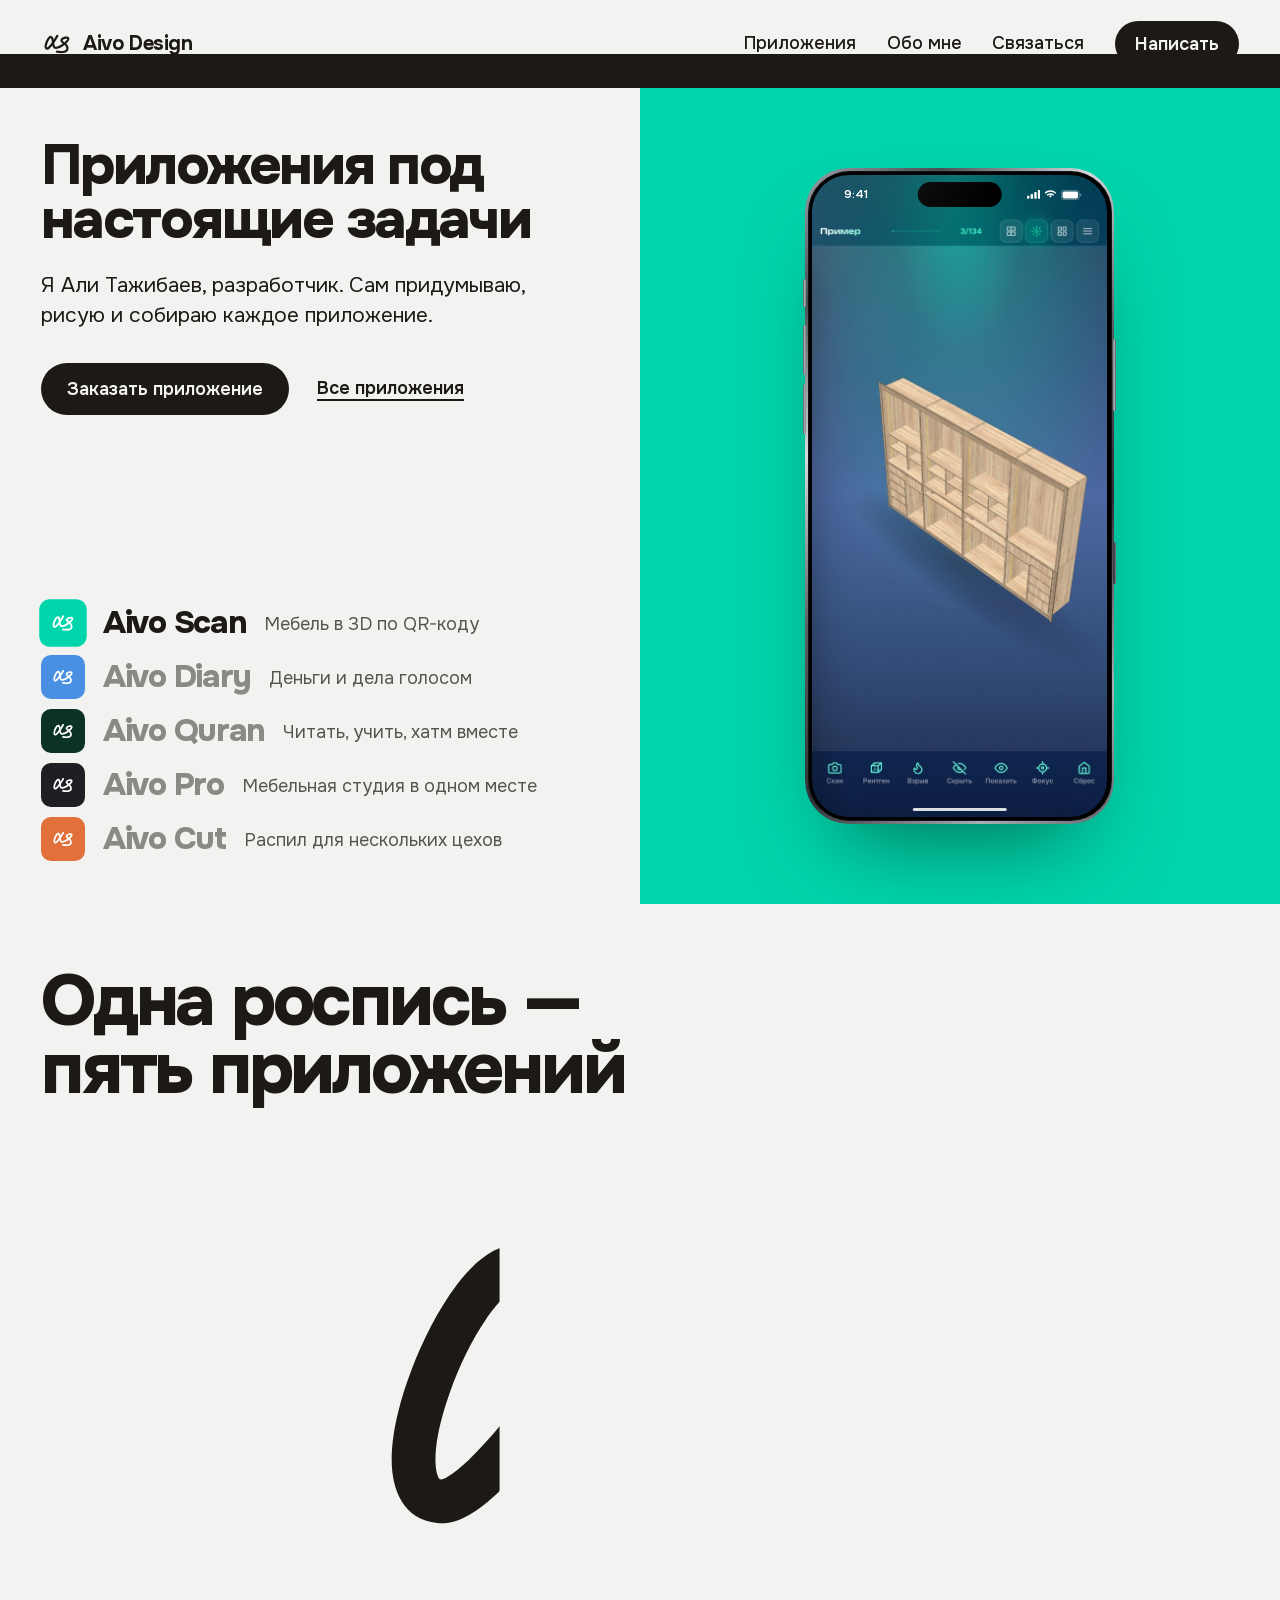
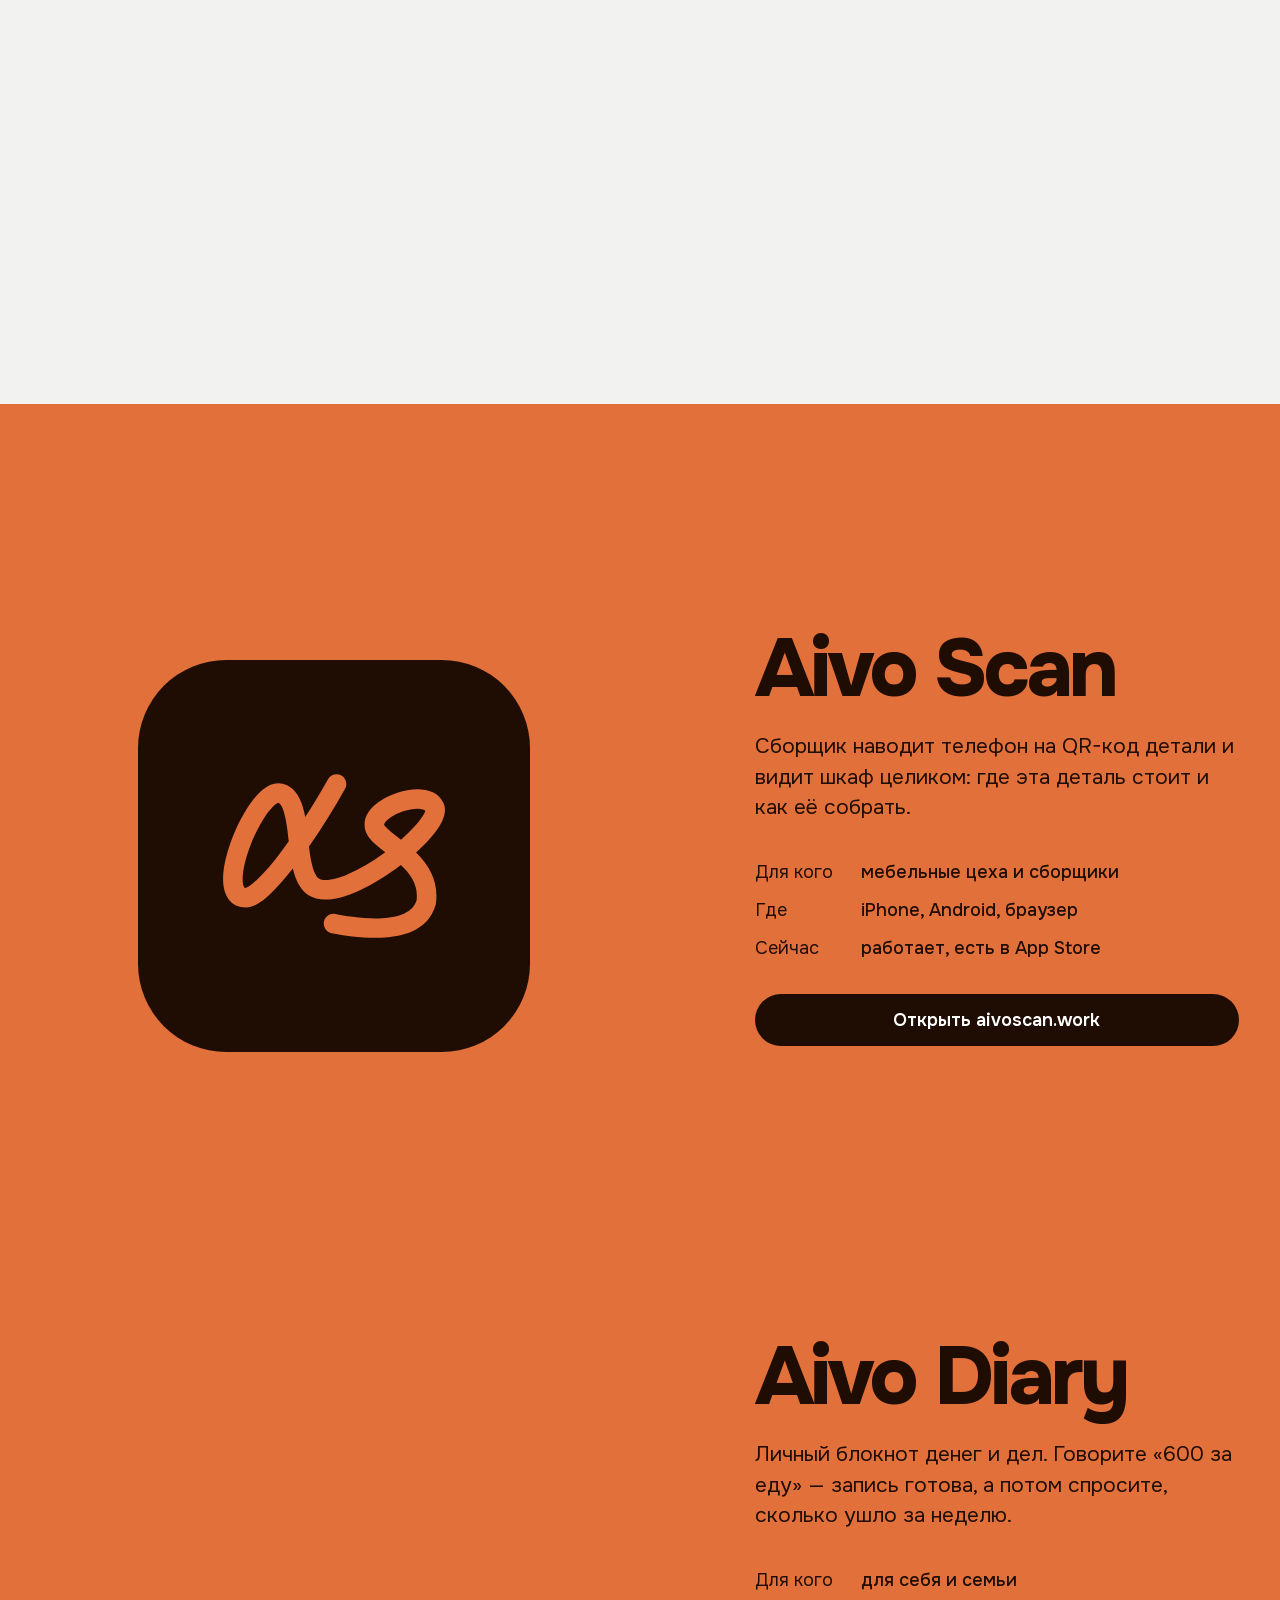
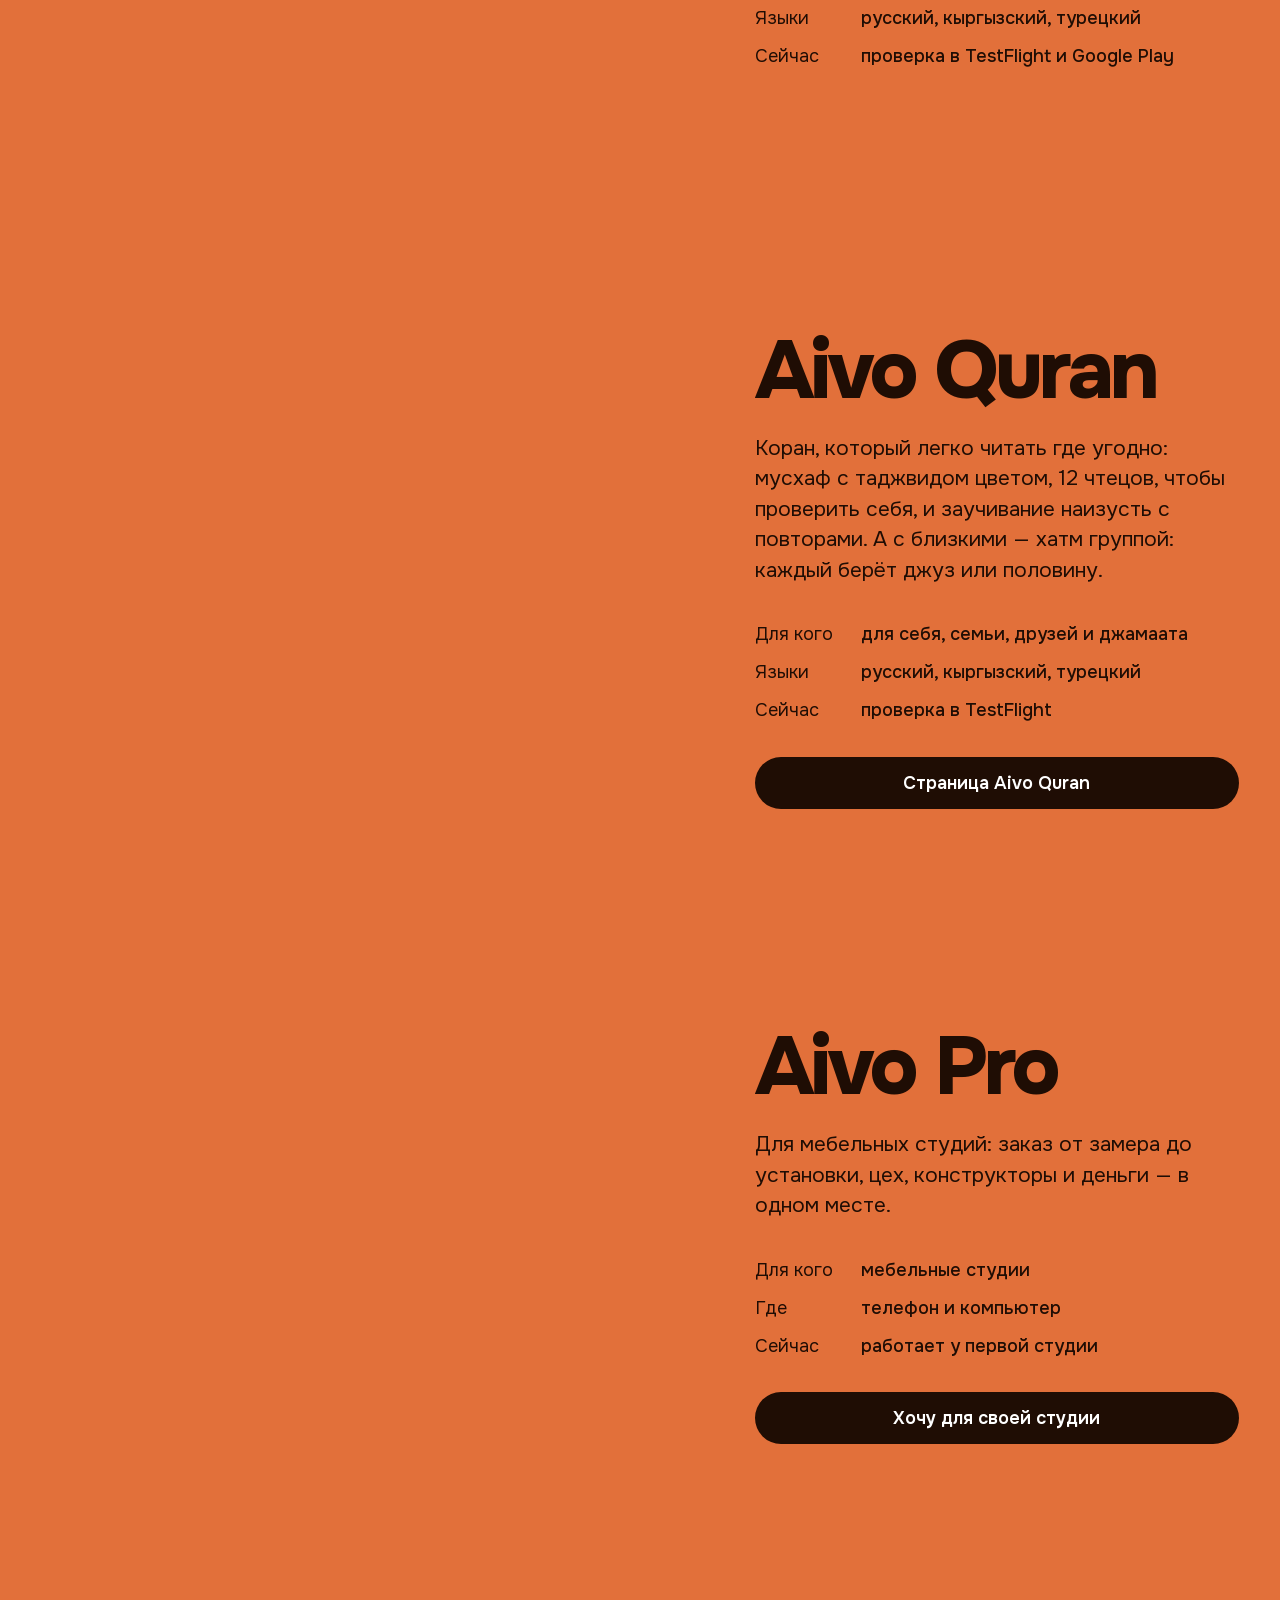
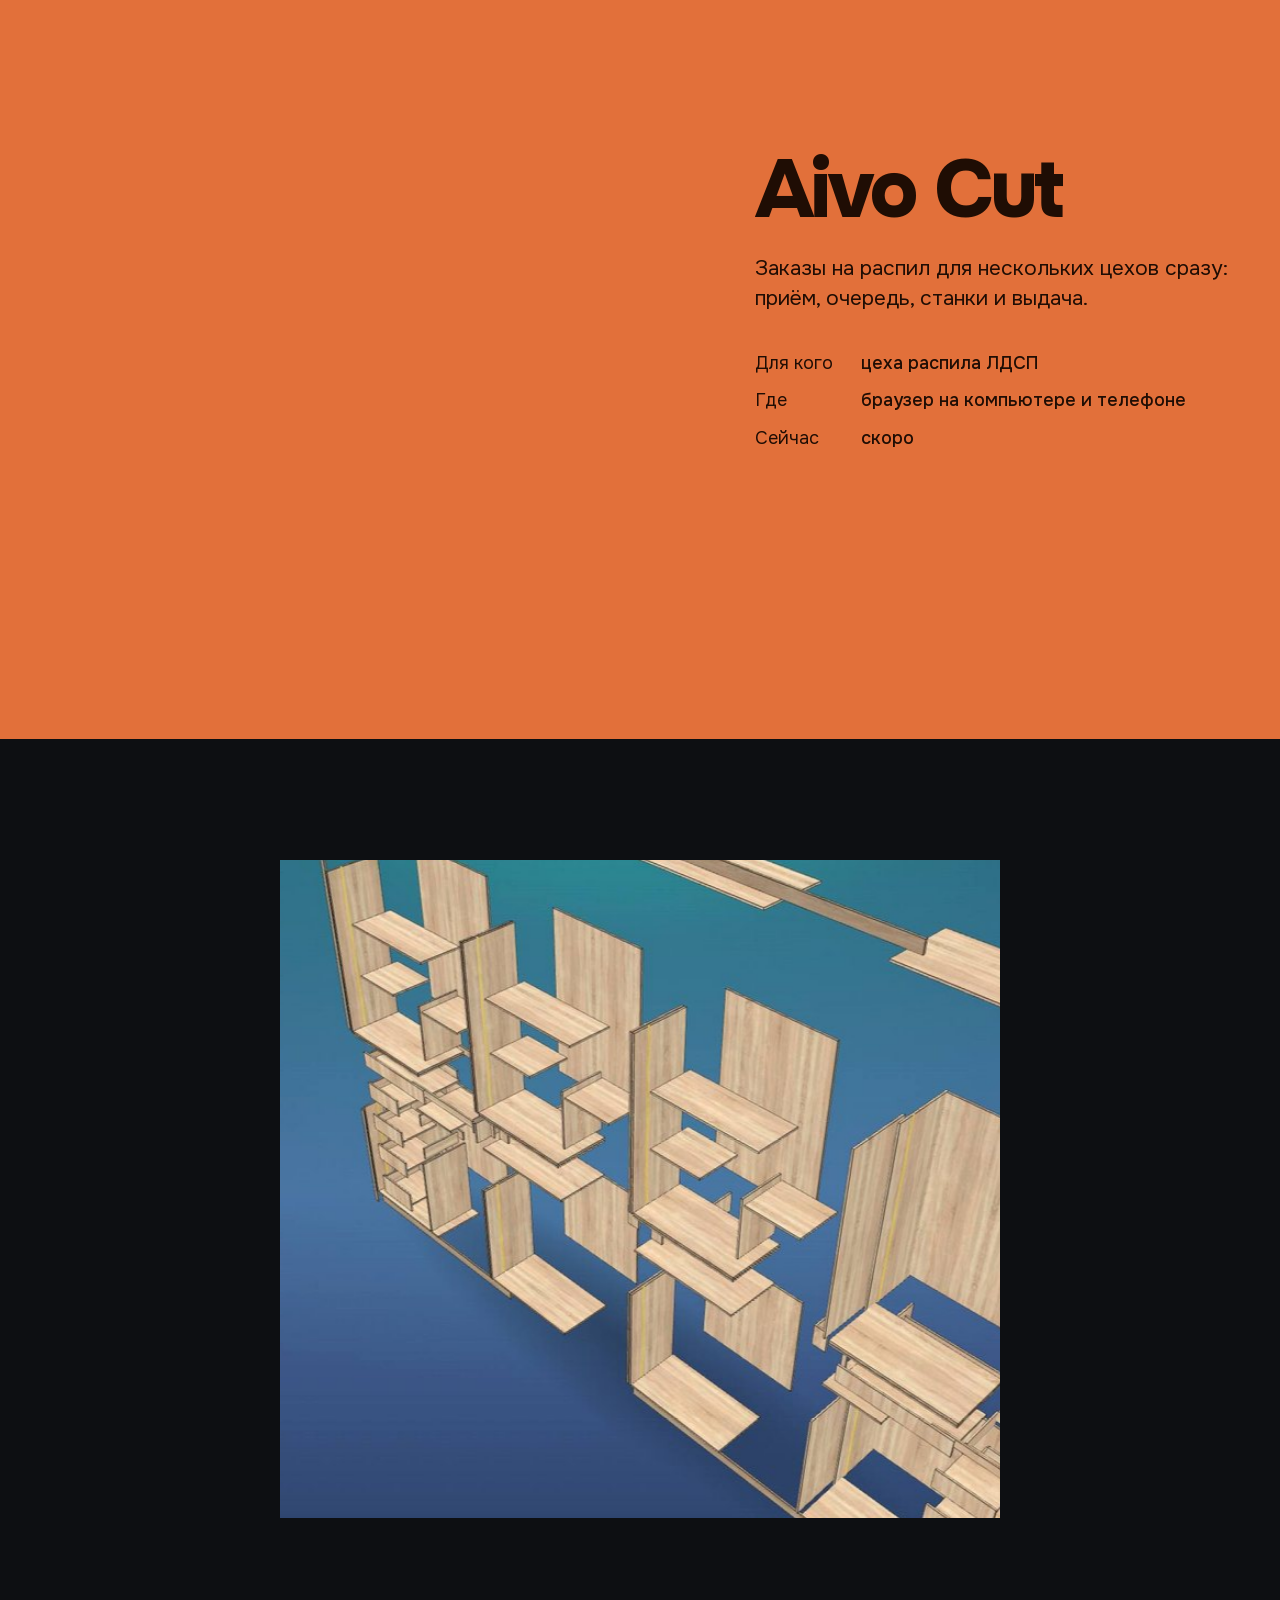
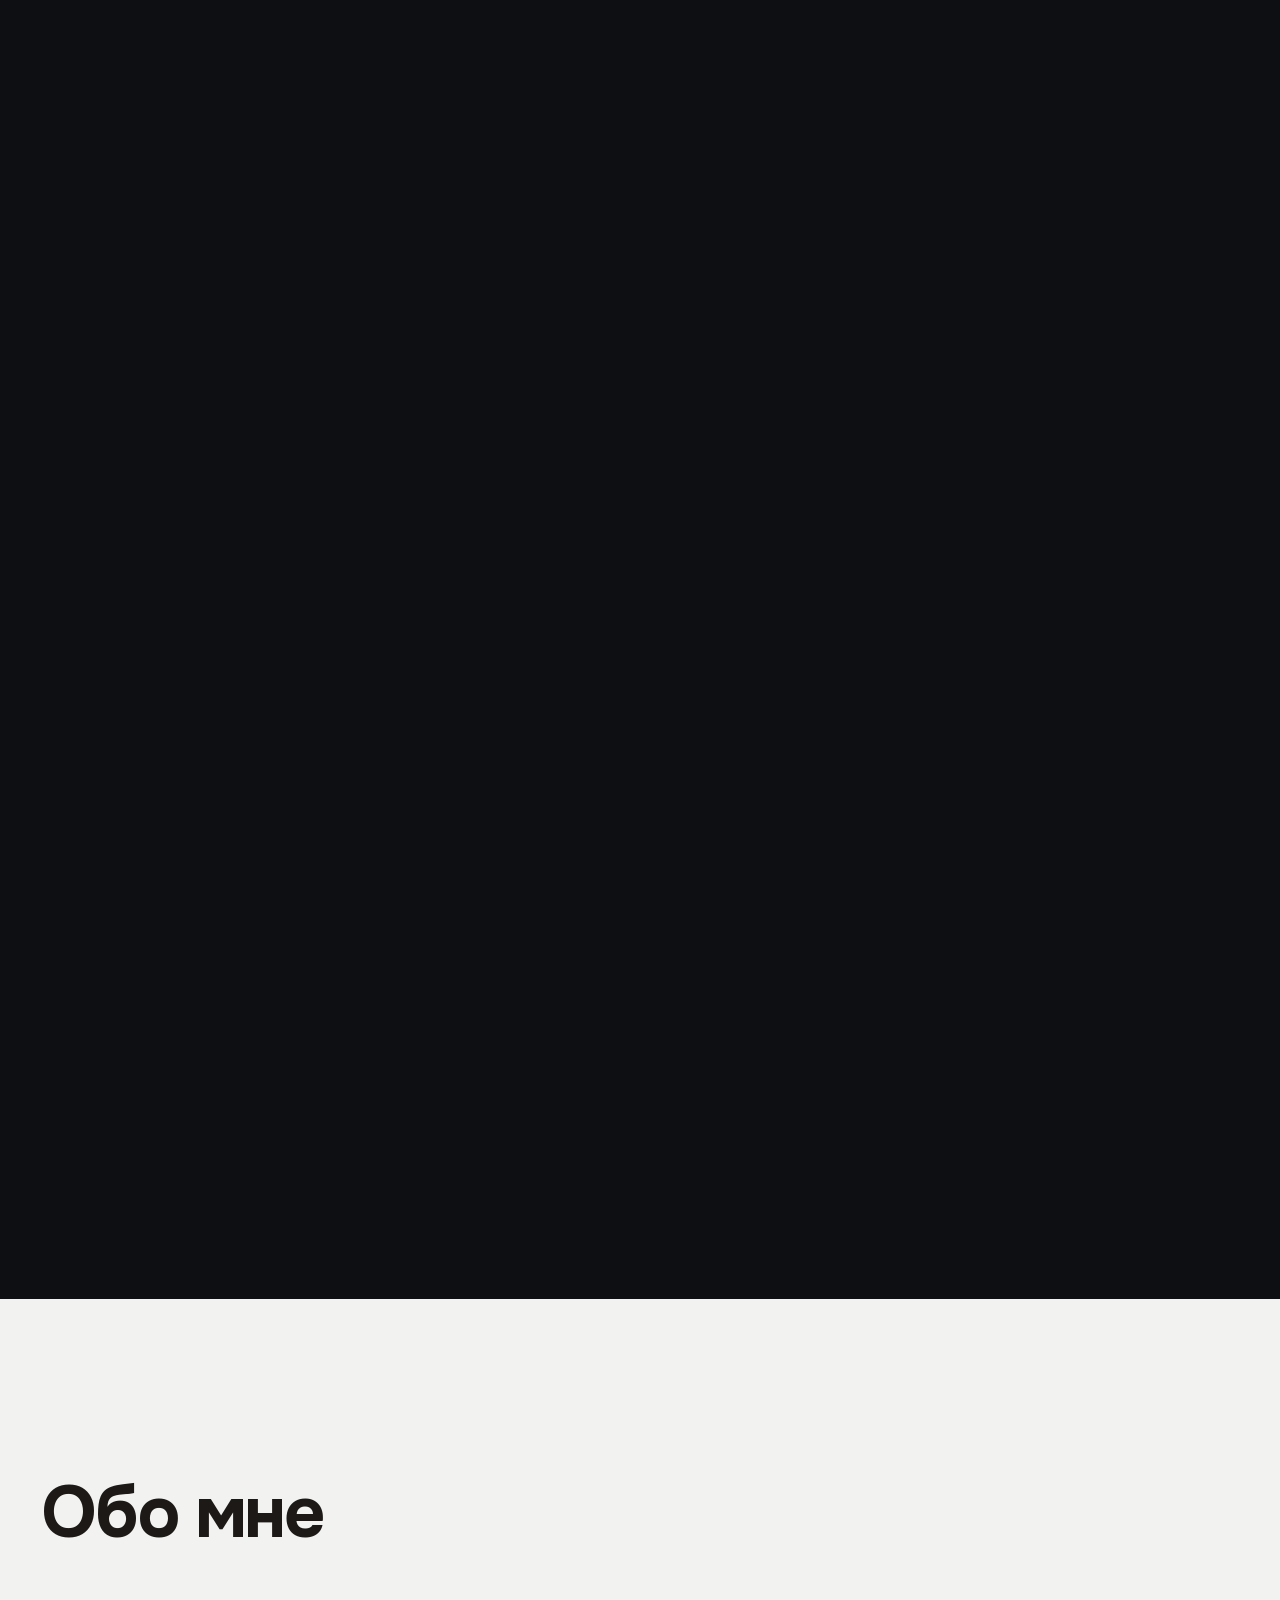
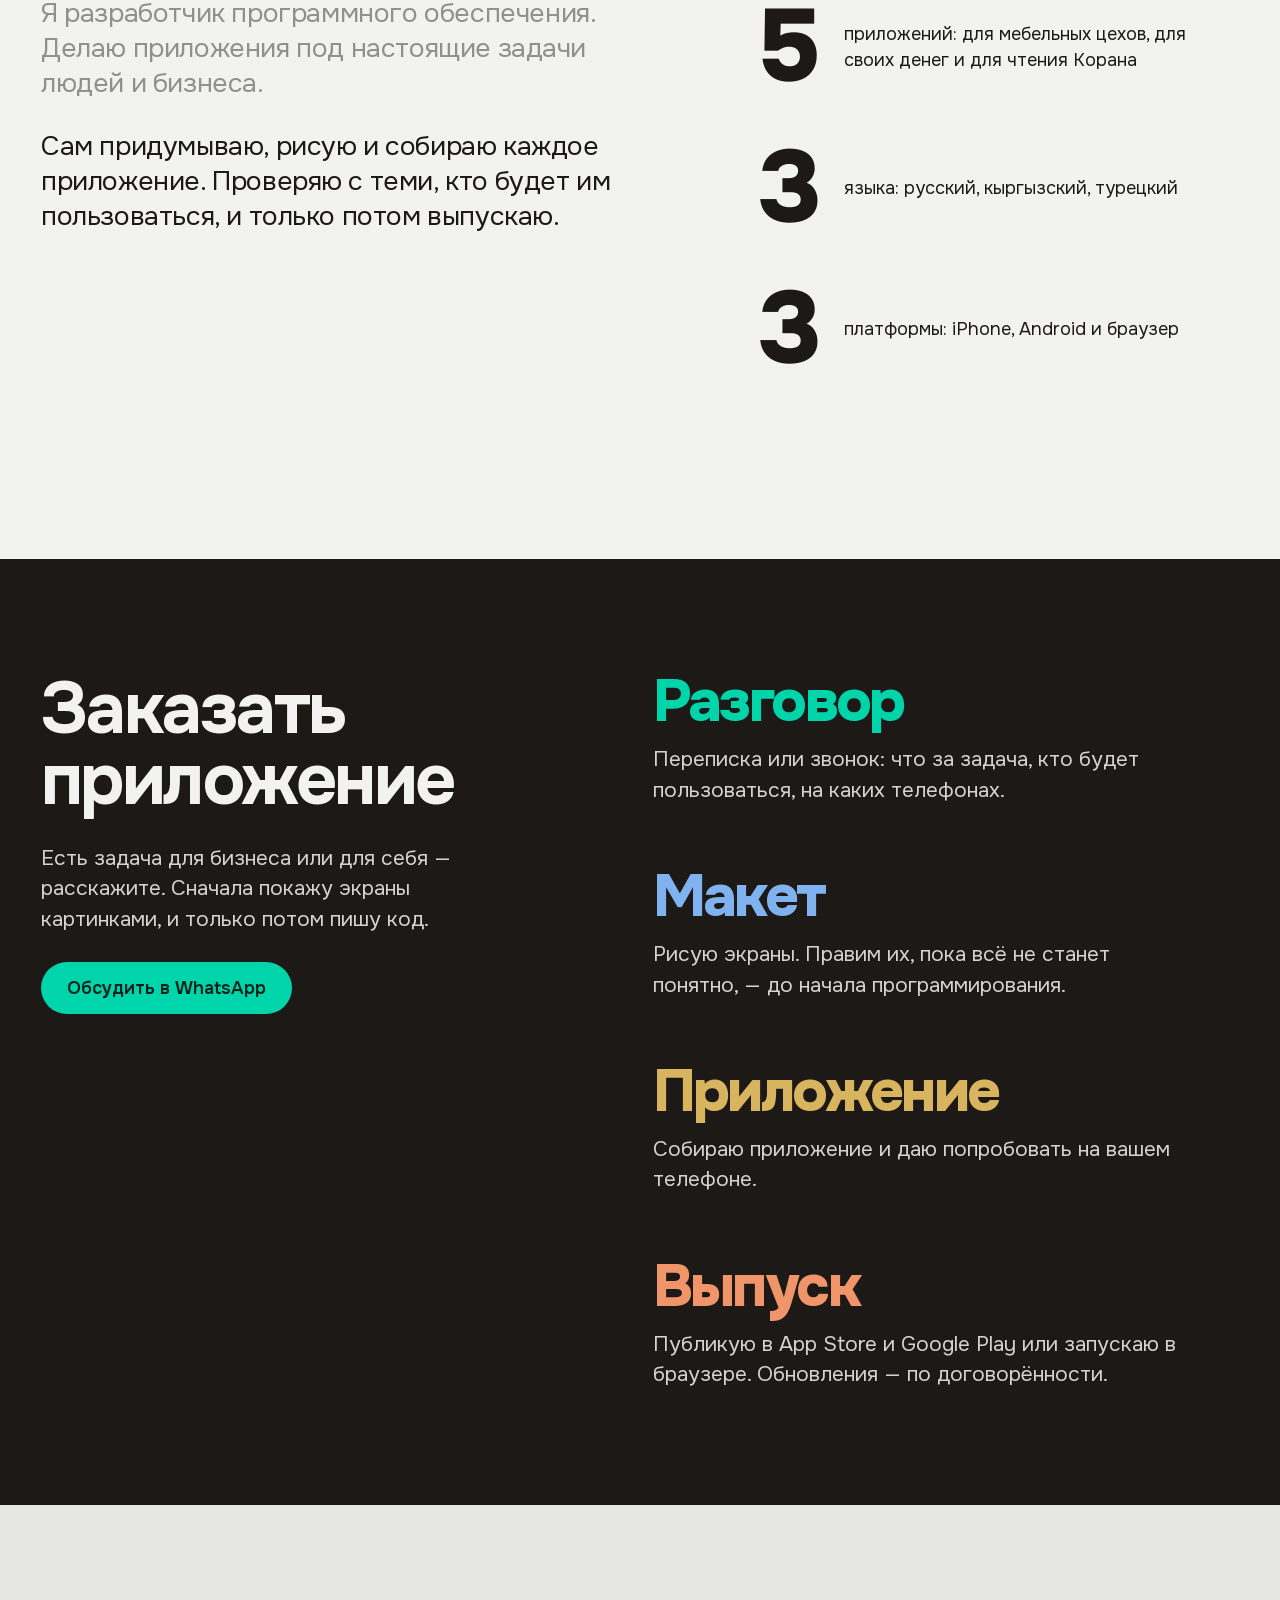
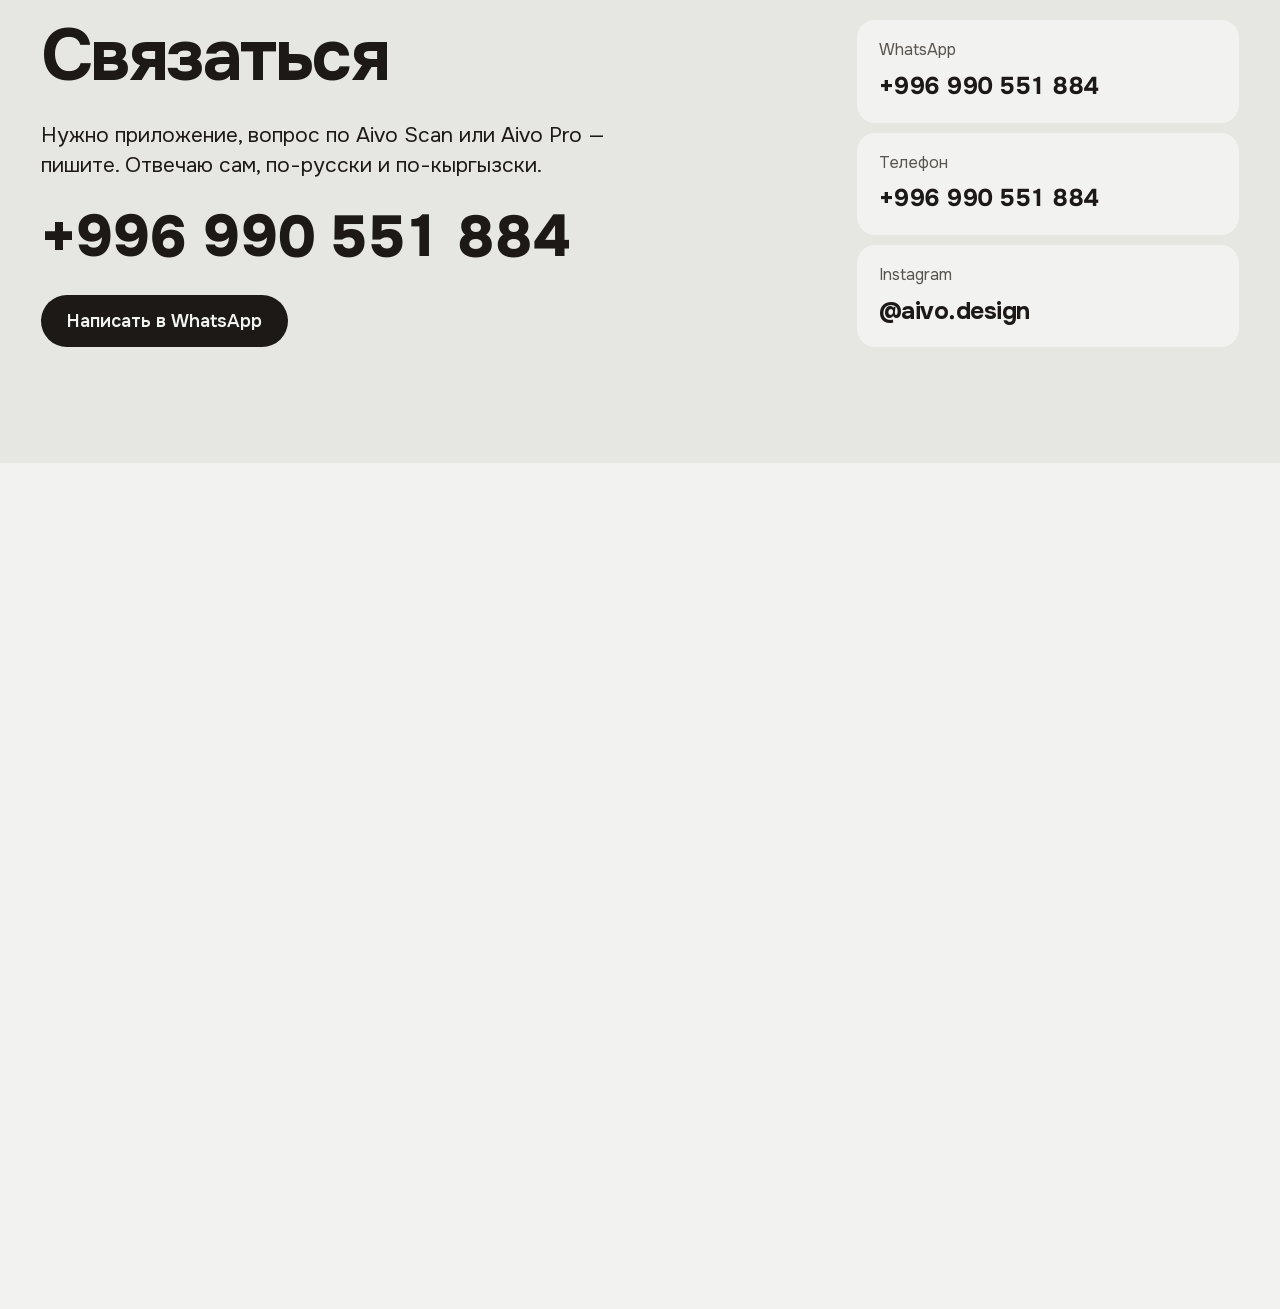
<file: index.html>
<!doctype html>
<html lang="ru">
<head>
<meta charset="utf-8">
<meta name="viewport" content="width=device-width,initial-scale=1,viewport-fit=cover">
<title>Aivo Design — приложения Али Тажибаева</title>
<meta name="description" content="Aivo Design — семья приложений с одной росписью: Aivo Scan (мебель в 3D по QR-коду), Aivo Diary (деньги голосом), Aivo Quran (хатм с близкими), Aivo Pro и Aivo Cut.">
<meta property="og:title" content="Aivo Design — одна роспись, пять приложений">
<meta property="og:description" content="Приложения для мебельных цехов, для своих денег и для чтения Корана вместе.">
<meta property="og:image" content="https://aivodesign.site/img/og.jpg">
<!--seo-->
<link rel="canonical" href="https://aivodesign.site/">
<meta property="og:url" content="https://aivodesign.site/">
<meta property="og:type" content="website"><meta property="og:locale" content="ru_RU"><meta property="og:site_name" content="Aivo Design">
<meta property="og:image:width" content="1200"><meta property="og:image:height" content="630">
<meta name="twitter:card" content="summary_large_image">
<script type="application/ld+json">{"@context":"https://schema.org","@graph":[{"@type":"WebSite","@id":"https://aivodesign.site/#site","url":"https://aivodesign.site/","name":"Aivo Design","inLanguage":"ru","publisher":{"@id":"https://aivodesign.site/#org"}},{"@type":"Person","@id":"https://aivodesign.site/#ali","name":"Али Тажибаев","alternateName":"Ali Tazhibaev","jobTitle":"Разработчик программного обеспечения","url":"https://aivodesign.site/","worksFor":{"@id":"https://aivodesign.site/#org"},"sameAs":["https://instagram.com/aivo.design"]},{"@type":"Organization","@id":"https://aivodesign.site/#org","name":"Aivo Design","url":"https://aivodesign.site/","founder":{"@id":"https://aivodesign.site/#ali"},"logo":"https://aivodesign.site/favicon.svg","sameAs":["https://instagram.com/aivo.design","https://aivoscan.work/"],"contactPoint":{"@type":"ContactPoint","telephone":"+996990551884","contactType":"customer support","availableLanguage":["ru","ky","tr"]}},{"@type":"MobileApplication","@id":"https://aivoscan.work/#app","name":"Aivo Scan","url":"https://aivoscan.work/","description":"Мебель в 3D по QR-коду: шкаф целиком, по деталям и «взрывом».","operatingSystem":"iOS, Android, Web","applicationCategory":"BusinessApplication","installUrl":"https://apps.apple.com/kg/app/aivo-scan/id6831321228","author":{"@id":"https://aivodesign.site/#ali"},"publisher":{"@id":"https://aivodesign.site/#org"}},{"@type":"MobileApplication","name":"Aivo Diary","url":"https://aivodesign.site/","description":"Учёт своих денег голосом: сказал фразу — появилась запись.","operatingSystem":"iOS, Android","applicationCategory":"FinanceApplication","inLanguage":["ru","ky","tr"],"author":{"@id":"https://aivodesign.site/#ali"},"publisher":{"@id":"https://aivodesign.site/#org"}},{"@type":"MobileApplication","@id":"https://aivodesign.site/quran/#app","name":"Aivo Quran","url":"https://aivodesign.site/quran/","description":"Коран, который легко читать где угодно: таджвид цветом, 12 чтецов, заучивание наизусть и хатм группой с близкими.","operatingSystem":"iOS, Android","applicationCategory":"LifestyleApplication","inLanguage":["ru","ky","tr"],"image":"https://aivodesign.site/img/aivo-quran-icon-512.png","author":{"@id":"https://aivodesign.site/#ali"},"publisher":{"@id":"https://aivodesign.site/#org"},"offers":{"@type":"Offer","price":"0","priceCurrency":"USD"}}]}</script>
<!--/seo-->
<meta name="theme-color" content="#F2F2F0">
<link rel="icon" href="favicon.svg" type="image/svg+xml">
<link rel="preload" href="fonts/onest-cyrillic.woff2" as="font" type="font/woff2" crossorigin>
<link rel="stylesheet" href="fonts/onest.css">
<link rel="stylesheet" href="site.css?v=4">
<link rel="stylesheet" href="js/stage.css?v=1">
<link rel="stylesheet" href="motion.css?v=1">
<script>document.documentElement.classList.add('js')</script>
<style>
/* ── Первый экран: слева слова и список приложений, справа поле цвета приложения с его экраном */
.hero{display:grid;grid-template-columns:1fr 1fr;grid-template-rows:auto 1fr;grid-template-areas:"t f" "l f";min-height:calc(100svh - 84px)}
.htext{grid-area:t;padding:clamp(24px,4vw,64px) var(--m) 0}
.hero h1{font-size:clamp(34px,4.4vw,76px);font-weight:800;letter-spacing:-.045em;line-height:.95}
.hero h1 span{display:block}
.hero .lead{font-size:21px;line-height:1.45;max-width:26em;margin-top:24px}
.hero .acts{display:flex;flex-wrap:wrap;align-items:center;gap:16px 28px;margin-top:32px}
.hlist{grid-area:l;list-style:none;margin:0;padding:clamp(28px,3vw,40px) var(--m) clamp(28px,3vw,40px);align-self:end}
.hlist button{all:unset;box-sizing:border-box;cursor:pointer;display:grid;grid-template-columns:44px auto 1fr;align-items:center;column-gap:18px;width:100%;padding:5px 0;border-radius:12px;font-family:var(--font)}
.hlist button:focus-visible{outline:3px solid var(--ink);outline-offset:4px}
.hlist .sq{width:44px;height:44px;border-radius:22.5%;background:var(--c);color:#fff;display:grid;place-items:center;transition:transform .3s var(--ease)}
.hlist .sq .sig{width:34px;height:34px}
.hlist b{font-size:clamp(28px,2.5vw,40px);font-weight:800;letter-spacing:-.04em;line-height:1.1;color:#8A8A84;transition:color .3s var(--ease)}
.hlist .d{font-size:var(--s-body);color:var(--muted);padding-top:.3em}
.hlist button:hover b{color:#5E5E59}.hlist button:hover .sq{transform:translateY(-2px)}
.hlist button[aria-pressed=true] b{color:var(--ink)}
.hlist button[aria-pressed=true] .sq{transform:scale(1.08)}
.hfield{grid-area:f;position:relative;background:var(--scan);overflow:hidden;min-height:560px}
.hph .phone-frame{box-shadow:0 50px 90px -40px rgba(0,0,0,.5)} /* taste-skill-ignore: рамка iPhone с aivoscan.work */

/* ── Приложения: весь раздел перекрашивается в цвет приложения, телефон держится слева */
.apps{--ab:var(--scan);--ai:#04231C;--bb:#04231C;--bi:var(--scan);background:var(--ab);color:var(--ai);padding:clamp(72px,8vw,128px) var(--m) clamp(72px,8vw,120px);transition:background-color .7s var(--ease),color .7s var(--ease)}
html:not(.js) .apps{--ab:var(--bg);--ai:var(--ink);--bb:var(--ink);--bi:var(--bg)}
.run{display:grid;grid-template-columns:repeat(12,1fr);column-gap:clamp(16px,2vw,32px)}
.frame{display:none}
.steps{grid-column:1/-1;display:flex;flex-direction:column;gap:112px}
.step h3{font-size:clamp(52px,6.4vw,112px);font-weight:800;letter-spacing:-.05em;line-height:.92}
.step .what{font-size:21px;line-height:1.45;margin-top:24px;max-width:25em}
.facts{display:grid;grid-template-columns:auto 1fr;gap:10px 28px;margin:36px 0 0;font-size:var(--s-body)}
.facts dt{opacity:.72}.facts dd{margin:0;font-weight:500}
.step .go{margin-top:32px;display:inline-flex}
.step .btn{background:var(--bb);color:var(--bi)}
.step .link{color:inherit}
.fig{--h:min(78svh,700px);height:var(--h);display:grid;place-items:center;margin:0 0 40px;position:relative}
html:not(.js) .fig{background:var(--c);padding:24px 0}
.phone-frame{--pw:calc(var(--h)*0.455);--sw:calc(var(--pw) - 14px);position:relative;width:var(--pw);padding:2.5px;border-radius:calc(var(--sw)*.125 + 7px);background:linear-gradient(135deg,#9da2aa 0%,#4a4e55 14%,#d6d9de 30%,#5b5f66 48%,#2e3136 66%,#a9adb4 86%,#60646b 100%);box-shadow:0 60px 100px -40px rgba(0,0,0,.55),0 24px 48px rgba(0,0,0,.22)} /* taste-skill-ignore: рамка iPhone с aivoscan.work */
.pf-bezel{padding:4.5px;border-radius:calc(var(--sw)*.125 + 4.5px);background:#000;box-shadow:inset 0 0 0 1px rgba(255,255,255,.07)} /* taste-skill-ignore: рамка iPhone с aivoscan.work */
.pf-screen{position:relative;border-radius:calc(var(--sw)*.125);overflow:hidden;background:#000}
.pf-screen::after{content:"";position:absolute;inset:0;z-index:4;pointer-events:none;background:linear-gradient(118deg,rgba(255,255,255,.12) 0%,rgba(255,255,255,0) 30%)} /* taste-skill-ignore: рамка iPhone с aivoscan.work */
.phone-frame .shots{aspect-ratio:440/956;position:relative}
.phone-frame .shots>img{position:absolute;inset:0;width:100%;height:100%;object-fit:cover}
.phone-frame .shots.pad{background:var(--pad)}.phone-frame .shots.pad>img{inset:auto;top:5.4%;left:0;width:100%;height:auto}
.phone-island{position:absolute;z-index:3;top:calc(var(--sw)*.025);left:50%;width:calc(var(--sw)*.286);height:calc(var(--sw)*.084);transform:translateX(-50%);border-radius:99px;background:#000}
.pf-status{position:absolute;z-index:3;left:0;right:0;top:calc(var(--sw)*.025);height:calc(var(--sw)*.084);display:flex;align-items:center;justify-content:space-between;padding:0 calc(var(--sw)*.085) 0 calc(var(--sw)*.11);color:#fff;font:600 calc(var(--sw)*.039)/1 var(--font);letter-spacing:-.01em}
.pf-status i{display:flex;align-items:center;gap:calc(var(--sw)*.014)}
.pf-status svg{height:calc(var(--sw)*.03);width:auto}.pf-status svg.bat{height:calc(var(--sw)*.034)}
.pf-home{position:absolute;z-index:3;left:50%;bottom:calc(var(--sw)*.018);transform:translateX(-50%);width:calc(var(--sw)*.32);height:calc(var(--sw)*.012);border-radius:99px;background:rgba(255,255,255,.85)}
.phone-frame.lt .pf-status{color:#111}.phone-frame.lt .pf-home{background:rgba(0,0,0,.8)}
.pf-btn{position:absolute;width:3px;border-radius:2px;background:linear-gradient(90deg,#4f535a,#b4b8bf 60%,#6b6f76)} /* taste-skill-ignore: рамка iPhone с aivoscan.work */
.pf-btn.l{left:-2px}.pf-btn.r{right:-2px;background:linear-gradient(90deg,#6b6f76,#b4b8bf 40%,#4f535a)} /* taste-skill-ignore: рамка iPhone с aivoscan.work */
.pf-action{top:17%;height:4.2%}.pf-vol1{top:24%;height:7.5%}.pf-vol2{top:33%;height:7.5%}.pf-side{top:26%;height:11%}.pf-cam{top:57%;height:6.5%;background:linear-gradient(90deg,#2a2d31,#6d7178)!important} /* taste-skill-ignore: рамка iPhone с aivoscan.work */
.ui{position:absolute;inset:0;font-size:calc(var(--sw)*.04)}
.soon{width:calc(var(--h)*.56);aspect-ratio:1;border-radius:22.5%;background:#1F0D04;color:#E2703A;display:grid;place-items:center}.soon .sig{width:100%;height:100%}
@media (min-width:900px){
  .js .frame{display:block;grid-column:1/7;grid-row:1;position:sticky;top:calc(50svh - min(78svh,700px)*0.5);height:min(78svh,700px);align-self:start}
  .js .frame .fig{position:absolute;inset:0;margin:0;height:100%;opacity:0;transform:translateY(24px) scale(.97);transition:opacity .5s var(--ease),transform .6s var(--ease)}
  .js .frame .fig:not(.on){visibility:hidden;transition:opacity .4s var(--ease),transform .4s var(--ease),visibility 0s .4s}
  .js .frame .fig.on{opacity:1;transform:none}
  .js .steps{grid-column:8/13;grid-row:1;gap:0}
  .js .step{min-height:74svh;display:flex;flex-direction:column;justify-content:center}
  .js .step>.fig{display:none}
}

/* Экраны приложений, собранные из их интерфейса (примерные данные) */
.ui{font-family:var(--font);line-height:1.3;padding:17% 7% 9%;display:flex;flex-direction:column;gap:9px;text-align:left}
.ui .t{font-size:1.5em;font-weight:700;letter-spacing:-.03em}
.ui .m{opacity:.7}
.ui ul{list-style:none;margin:0;padding:0;display:grid;gap:7px}
.ui li{display:flex;justify-content:space-between;align-items:center;gap:8px;border-radius:12px;padding:9px 11px}
.ui-diary{background:#F4F7FB;color:#14223A}
.ui-diary .sum{font-size:2.2em;font-weight:700;letter-spacing:-.04em}
.ui-diary .today{color:#C2410C;font-weight:600}
.ui-diary .say{background:#2F6FBF;color:#fff;border-radius:14px 14px 4px 14px;padding:10px 12px;align-self:flex-end;max-width:88%}
.ui-diary li{background:#fff}.ui-diary .plus{color:#15803D;font-weight:600}
.ui-diary .mic{margin-top:auto;align-self:center;width:54px;height:54px;border-radius:50%;background:#4A90E2;display:grid;place-items:center}
.ui-diary .mic i{width:12px;height:20px;border-radius:6px;background:#fff;display:block}
.ui-quran{background:#0B3324;color:#EBDDB0}
.ui-quran .ic{width:64px;height:64px;border-radius:22.5%;align-self:center;margin:4px 0}
.ui-quran .grid{display:grid;grid-template-columns:repeat(6,1fr);gap:5px}
.ui-quran .grid i{aspect-ratio:1;border-radius:6px;background:#164A36;display:grid;place-items:center;font-style:normal;font-size:10.5px;color:#9FB8A8}
.ui-quran .grid i.d{background:#D9B45F;color:#0B3324;font-weight:600}
.ui-quran .grid i.me{background:#EBDDB0;color:#0B3324;font-weight:700}
.ui-quran .bt{margin-top:auto;background:#D9B45F;color:#0B3324;border-radius:999px;text-align:center;padding:11px;font-weight:700}
.ui-pro{background:#F2F2F0;color:#1F1F23}
.ui-pro li{background:#fff;flex-direction:column;align-items:stretch;gap:6px}
.ui-pro li div{display:flex;justify-content:space-between;gap:8px}
.ui-pro .bar{display:grid;grid-template-columns:repeat(5,1fr);gap:3px}
.ui-pro .bar i{height:5px;border-radius:3px;background:#DADAD6}
.ui-pro .bar i.d{background:#1F1F23}
.ui-pro .sumrow{margin-top:auto;background:#1F1F23;color:#F2F2F0;border-radius:12px;padding:11px;display:flex;justify-content:space-between;gap:8px}
.ui-pro .sumrow .m{opacity:.75}
.ui-pro .ok{color:#15803D;font-weight:600}.ui-pro .late{color:#B91C1C;font-weight:600}
.ui-cut{background:#1E1410;color:#FFFFFF}
.ui-cut li{background:#2D1F18}
.ui-cut .st{border-radius:999px;padding:3px 8px;font-size:11px;font-weight:600;white-space:nowrap}
.ui-cut .st.go{background:#E2703A;color:#1F0D04}.ui-cut .st.q{background:#3E2C22;color:#FFFFFF}.ui-cut .st.ok{background:#F6E7DD;color:#1F0D04}
.ui-cut .mach{display:grid;grid-template-columns:1fr 1fr;gap:7px}
.ui-cut .mach div{background:#E2703A;color:#1F0D04;border-radius:12px;padding:10px 11px;font-weight:600}
.ui-cut .mach div:last-child{background:#3E2C22;color:#FFFFFF}

/* Ожившие экраны: проигрываются, когда экран показан */
@keyframes uin{from{opacity:0;transform:translateY(8px)}to{opacity:1;transform:none}}
@keyframes uout{to{opacity:0;transform:translateY(-6px)}}
@keyframes bar{from{transform:scaleX(0)}to{transform:scaleX(1)}}
@keyframes gold{0%{background:#EBDDB0;transform:scale(1)}45%{transform:scale(1.28)}100%{background:#D9B45F;transform:scale(1)}}
@keyframes press{50%{transform:scale(.94)}}
@keyframes m2{to{background:#E2703A;color:#1F0D04}}
.ui .sw2{display:inline-grid}.ui .sw2>span{grid-area:1/1}
html:not(.js) .ui .sw2 .a{visibility:hidden}
.js .ui .sw2 .b{opacity:0}
.js .ui.play .sw2 .a{animation:uout .35s var(--ease) forwards;animation-delay:var(--d,1.4s)}
.js .ui.play .sw2 .b{animation:uin .45s var(--ease) forwards;animation-delay:calc(var(--d,1.4s) + .2s)}
.js .ui .pop{opacity:0}
.js .ui.play .pop{animation:uin .5s var(--ease) forwards;animation-delay:var(--d,.4s)}
.js .ui-pro .bar i.d{transform:scaleX(0);transform-origin:left}
.js .ui-pro.play .bar i.d{animation:bar .5s var(--ease) forwards;animation-delay:calc(.2s + var(--n,0)*.1s)}
.js .ui-quran.play .grid i.me{animation:gold .8s var(--ease) 1s forwards}
.js .ui-quran.play .bt{animation:press .3s ease .7s}
.js .ui-cut.play .mach .m2{animation:m2 .4s var(--ease) 1.4s forwards}
@media (prefers-reduced-motion:reduce){.js .ui *{animation:none!important}.js .ui .pop,.js .ui .sw2 .b{opacity:1}.js .ui .sw2 .a{opacity:0}.js .ui-pro .bar i.d{transform:none}}

/* ── Aivo Scan крупно: снимок во весь экран, карточка в одну колонку */
.show{background:#0d0f12}
.show>.scene-stage{position:relative;min-height:100svh;display:grid;align-items:center;overflow:hidden}
.show .scene-stage>img{position:absolute;left:0;top:0;width:100%;height:100%;object-fit:cover;object-position:62% 50%}
.show .card{position:relative;margin-left:var(--m);width:clamp(300px,26vw,400px);background:var(--ink);color:var(--bg);padding:36px;display:flex;flex-direction:column;gap:14px}
.show .card h2{font-size:var(--s-h3)}
.show .card .sub{color:#D6D3CE}
.show .card .btn{width:100%;margin-top:10px;background:var(--scan);color:#04231C}

/* ── Обо мне */
.about{display:grid;grid-template-columns:repeat(12,1fr);column-gap:clamp(16px,2vw,32px);row-gap:48px;padding:clamp(120px,14vw,200px) var(--m) 0;align-items:start}
.about h2{grid-column:1/-1;font-size:var(--s-h2)}
.about .fig3{grid-column:8/13;list-style:none;margin:0;padding:0;display:grid;gap:clamp(28px,3vw,44px);align-content:start}
.about .fig3 li{display:grid;grid-template-columns:auto 1fr;align-items:center;column-gap:clamp(20px,2vw,32px)}
.about .fig3 b{font-size:clamp(72px,8vw,132px);font-weight:800;letter-spacing:-.05em;line-height:1;min-width:.62em}
.about .fig3 li>span{font-size:var(--s-body);line-height:1.45;max-width:20em}
.about .txt{grid-column:1/7;display:grid;gap:28px;font-size:clamp(22px,2.1vw,30px);line-height:1.3;letter-spacing:-.015em}

/* ── Заказать: графитовое поле, слева заголовок, справа шаги крупно */
.order{display:grid;grid-template-columns:repeat(12,1fr);column-gap:clamp(16px,2vw,32px);row-gap:56px;margin-top:clamp(120px,14vw,200px);padding:clamp(80px,9vw,140px) var(--m);background:var(--ink);color:var(--bg)}
.order .ohead{grid-column:1/6;display:grid;gap:28px;align-content:start;position:sticky;top:48px;align-self:start}
.order h2{font-size:var(--s-h2)}
.order .ohead p{font-size:21px;line-height:1.45;color:#D6D3CE}
.order .ohead .btn{justify-self:start;background:var(--scan);color:#04231C}
.osteps{grid-column:7/13;list-style:none;margin:0;padding:0;display:grid;gap:clamp(40px,5vw,72px)}
.osteps h3{font-size:clamp(40px,4.6vw,72px);font-weight:800;letter-spacing:-.045em;line-height:.95}
.osteps p{font-size:21px;line-height:1.45;margin-top:14px;color:#D6D3CE;max-width:26em}
.osteps li:nth-child(1) h3{color:#00D4AA}.osteps li:nth-child(2) h3{color:#7FB2EE}.osteps li:nth-child(3) h3{color:#D9B45F}.osteps li:nth-child(4) h3{color:#F0956A}
.order+.contact{margin-top:0}

/* ── Связаться */
.contact{display:grid;grid-template-columns:repeat(12,1fr);column-gap:clamp(16px,2vw,32px);row-gap:48px;align-items:end;margin-top:clamp(120px,14vw,200px);padding:clamp(80px,9vw,140px) var(--m);background:var(--surface)}
.contact .ctxt{grid-column:1/8;display:grid;gap:28px;align-content:end}
.contact h2{font-size:var(--s-h2)}
.contact .ctxt p{font-size:21px;line-height:1.45;max-width:28em}
.contact .phone{font-size:clamp(36px,4.6vw,72px);font-weight:800;letter-spacing:-.04em;line-height:1;text-decoration:none;font-variant-numeric:tabular-nums}
.contact .phone:hover{text-decoration:underline;text-decoration-thickness:4px;text-underline-offset:10px}
.contact .ctxt .btn{justify-self:start}
.clinks{grid-column:9/13;list-style:none;margin:0;padding:0;display:grid;gap:10px;align-self:end}
.clinks a{display:grid;gap:4px;padding:18px 22px;border-radius:18px;background:var(--bg);text-decoration:none;transition:background-color .18s ease,transform .3s var(--ease)}
.clinks span{font-size:var(--s-sm);color:var(--muted)}
.clinks b{font-size:clamp(22px,1.9vw,28px);font-weight:700;letter-spacing:-.02em;font-variant-numeric:tabular-nums}
@media (hover:hover) and (pointer:fine){.clinks a:hover{background:var(--paper);transform:translateX(4px)}}

/* ── Подвал: имя первым */
.foot{background:var(--ink);color:var(--bg);padding:clamp(48px,6vw,96px) var(--m) 32px;overflow:hidden}
.foot .name{font-size:clamp(56px,16.9vw,268px);font-weight:800;letter-spacing:-.055em;line-height:.9;padding-top:.18em;white-space:nowrap}
.foot .row{display:grid;grid-template-columns:repeat(12,1fr);column-gap:32px;margin-top:72px}
.foot .places{grid-column:1/6;display:grid;gap:6px;align-content:start}
.foot .places a{font-size:var(--s-h3);font-weight:600;letter-spacing:-.02em;text-decoration:none;color:var(--bg)}
.foot .places a:hover{text-decoration:underline;text-underline-offset:6px}
.foot .cols{grid-column:7/13;display:grid;grid-template-columns:repeat(3,1fr);gap:24px;font-size:var(--s-sm)}
.foot .cols p{color:#A8A29E;margin-bottom:8px}
.foot .cols a{display:block;text-decoration:none;padding:4px 0;color:var(--bg)}
.foot .cols a:hover{text-decoration:underline}
.foot .legal{display:flex;flex-wrap:wrap;justify-content:space-between;gap:12px 32px;margin-top:96px;font-size:var(--s-sm);color:#A8A29E}
.foot .legal a{color:#D6D3CE}
.foot .tm{margin-top:20px;font-size:var(--s-sm);color:#A8A29E;max-width:72ch}
.foot .cols .sp{margin-top:20px}

/* ── Телефон и планшет */
@media (max-width:899px){
  .hero{grid-template-columns:1fr;grid-template-areas:"t" "f" "l";min-height:0}
  .hfield{min-height:0;height:min(118vw,560px);margin-top:40px}
  .hph{--h:min(104vw,500px)}
  .hlist .d{display:none}
  .about .txt,.about .fig3{grid-column:1/-1}
  .show{background:var(--bg)}
  .show>.scene-stage{min-height:auto;display:block}
  .show .scene-stage>img{position:relative;top:0;height:70svh;clip-path:inset(7% 0 7% 0);margin-top:-4.9svh;object-position:60% 50%}
  .show .card{margin:-80px var(--m) 0;width:auto}
  .contact .ctxt,.clinks{grid-column:1/-1}
  .order .ohead,.osteps{grid-column:1/-1;position:static}
  .order .ohead .btn{display:none}
  .order .btn2{display:inline-flex!important;grid-column:1/-1;justify-self:start}
  .foot .row{grid-template-columns:1fr 1fr;row-gap:48px}
  .foot .places,.foot .cols{grid-column:1/-1}
  .foot .cols{grid-template-columns:1fr 1fr}
}
@media (max-width:420px){.about .txt{font-size:20px}.steps{gap:96px}}

</style>
</head>
<body>
<svg width="0" height="0" style="position:absolute" aria-hidden="true"><symbol id="s" viewBox="0 0 8700 8700"><path d="M2339.9 5489.79c-333.52,-32.36 -450.83,-328.7 -451.41,-624.26 -0.57,-294.59 94.98,-628.82 199.79,-902.37 110.71,-288.96 262.98,-593.8 450.24,-840.36 152.12,-200.31 395.49,-446.38 674.04,-375.31 253.6,64.71 380.2,289.78 448.8,524.73 20.22,69.21 36.52,140.79 50.2,213.53 178.41,-276.93 347.43,-559.98 506.08,-841.45 58.7,-104.17 191.52,-141.24 295.69,-82.54 104.15,58.7 141.23,191.52 82.52,295.69 -243.58,432.18 -511.97,869.85 -800.72,1284.06 29.21,254.25 95.5,690.69 259.22,728.74 2.78,0.66 5.17,1.25 7.95,2.02 161.88,44.12 423.31,-45.81 571.63,-107.32 281.93,-116.9 559.63,-287.18 807.16,-464.88 15.48,-11.12 30.99,-22.36 46.49,-33.7 -63,-48.65 -125.6,-97.69 -185.87,-149.39 -135.52,-116.24 -272.88,-261.35 -272.85,-451.58 -11.01,-379.36 431.71,-628.72 744.51,-726.93 326.76,-102.6 838.43,-139.85 1006.31,237.3 151.79,323.84 -251.72,777.43 -609.06,1096.33 311.85,307.43 507.92,671.38 439.54,1142.57 -1.55,10.67 -3.5,19.66 -6.52,30 -268.69,914.98 -1598.05,751.73 -2304.44,617.67 -117.48,-22.29 -195.09,-136.28 -172.8,-253.74 22.31,-117.46 136.28,-195.07 253.74,-172.79 420.77,79.86 1612.55,279.84 1802.56,-299.33 42.04,-332.72 -125.11,-576.84 -349.3,-786.75 -15.24,11.64 -29.49,22.39 -42.63,32.24 -427.47,320.28 -1278.98,859.23 -1838.76,710.2 -301.94,-72.41 -442.03,-356.62 -515.96,-662.72 -162.76,208.89 -343.97,425.59 -540.96,601.8 -145.24,129.92 -348.41,282.24 -555.19,258.53zm3496.82 -1502.24c101.78,-89.15 199.2,-182.63 288.45,-279.48 55.85,-60.56 233.79,-268.04 252.65,-363.67 -22.01,-25.32 -84.75,-36 -110.1,-39.01 -116.08,-13.78 -253.74,12.58 -364.31,47.27 -118.61,37.25 -247.95,96.82 -344.49,175.92 -24.71,20.25 -97.61,88.19 -96.08,124.8 0.07,1.67 0.1,3.24 0.14,4.8 19.47,46.35 140.34,145.82 176.21,174.74 65.33,52.7 131.62,103.42 197.53,154.62zm-2490.85 36.95c-18.34,-175.36 -74.68,-795.87 -233.47,-854.14 -83.3,19.83 -241.72,230.74 -284.16,292.91 -149.63,219.28 -272.55,479.23 -362.05,729.42 -73.18,204.52 -150.1,477.25 -143.17,696 1.37,43.65 8.02,116.4 32.1,154.54 7.6,12.02 12.88,13.19 27.59,14.53 0.38,0.05 0.75,0.07 1.1,0.1 67.32,-10.94 222.09,-149.14 268.11,-192.92 178.35,-169.6 342.72,-372.23 492.03,-567.56 68.32,-89.39 135.66,-180.46 201.91,-272.88z"/></symbol></svg>
<a class="skip" href="#apps">К приложениям</a>

<header class="nav">
  <a class="wm" href="#top" aria-label="Aivo Design, в начало"><svg class="sig" aria-hidden="true"><use href="#s"/></svg>Aivo Design</a>
  <a class="nl" href="#apps">Приложения</a>
  <a class="nl" href="#about">Обо мне</a>
  <a class="nl" href="#contact">Связаться</a>
  <a class="btn" href="https://wa.me/996990551884?text=%D0%97%D0%B4%D1%80%D0%B0%D0%B2%D1%81%D1%82%D0%B2%D1%83%D0%B9%D1%82%D0%B5%2C%20%D0%BF%D0%B8%D1%88%D1%83%20%D1%81%20%D1%81%D0%B0%D0%B9%D1%82%D0%B0%20Aivo%20Design">Написать</a>
</header>

<main id="top">
<section class="hero" aria-labelledby="h1">
  <div class="htext">
    <h1 id="h1"><span class="ln"><span>Приложения под</span></span> <span class="ln" style="--i:1"><span style="--i:1">настоящие задачи</span></span></h1>
    <p class="lead" data-load style="--d:380ms">Я Али Тажибаев, разработчик. Сам придумываю, рисую и собираю каждое приложение.</p>
    <div class="acts" data-load style="--d:460ms">
      <a class="btn" href="#order">Заказать приложение</a>
      <a class="link" href="#apps">Все приложения</a>
    </div>
  </div>
  <ul class="hlist" aria-label="Выбрать приложение">
      <li style="--i:0"><button type="button" data-k="scan" aria-pressed="true" aria-controls="hv-scan"><span class="sq" style="--c:#00D4AA"><svg class="sig" aria-hidden="true"><use href="#s"/></svg></span><b>Aivo Scan</b><span class="d">Мебель в 3D по QR-коду</span></button></li>
      <li style="--i:1"><button type="button" data-k="diary" aria-pressed="false" aria-controls="hv-diary"><span class="sq" style="--c:#4A90E2"><svg class="sig" aria-hidden="true"><use href="#s"/></svg></span><b>Aivo Diary</b><span class="d">Деньги и дела голосом</span></button></li>
      <li style="--i:2"><button type="button" data-k="quran" aria-pressed="false" aria-controls="hv-quran"><span class="sq" style="--c:#0B3324"><svg class="sig" aria-hidden="true"><use href="#s"/></svg></span><b>Aivo Quran</b><span class="d">Читать, учить, хатм вместе</span></button></li>
      <li style="--i:3"><button type="button" data-k="pro" aria-pressed="false" aria-controls="hv-pro"><span class="sq" style="--c:#1F1F23"><svg class="sig" aria-hidden="true"><use href="#s"/></svg></span><b>Aivo Pro</b><span class="d">Мебельная студия в одном месте</span></button></li>
      <li style="--i:4"><button type="button" data-k="cut" aria-pressed="false" aria-controls="hv-cut"><span class="sq" style="--c:#E2703A"><svg class="sig" aria-hidden="true"><use href="#s"/></svg></span><b>Aivo Cut</b><span class="d">Распил для нескольких цехов</span></button></li>
  </ul>
  <div class="hfield" aria-live="polite">
    <div class="hv sel" id="hv-scan" data-k="scan" style="--c:#00D4AA"><div class="hph"><div class="phone-frame" data-ui><span class="pf-btn l pf-action"></span><span class="pf-btn l pf-vol1"></span><span class="pf-btn l pf-vol2"></span><span class="pf-btn r pf-side"></span><span class="pf-btn r pf-cam"></span><div class="pf-bezel"><div class="pf-screen"><span class="phone-island"></span><div class="pf-status" aria-hidden="true"><span>9:41</span><i><svg viewBox="0 0 17 11" fill="currentColor"><rect x="0" y="7" width="3" height="4" rx="1"/><rect x="4.5" y="5" width="3" height="6" rx="1"/><rect x="9" y="2.5" width="3" height="8.5" rx="1"/><rect x="13.5" y="0" width="3" height="11" rx="1"/></svg><svg viewBox="0 0 16 11" fill="currentColor"><path d="M8 2.2c2.3 0 4.4.9 6 2.4l1.2-1.3A10.3 10.3 0 0 0 8 .4C5.2.4 2.7 1.5.8 3.3L2 4.6a8.6 8.6 0 0 1 6-2.4zm0 3.6c1.3 0 2.5.5 3.4 1.3l1.2-1.3A6.6 6.6 0 0 0 8 4c-1.8 0-3.4.7-4.6 1.8l1.2 1.3c.9-.8 2.1-1.3 3.4-1.3zM8 9.4l1.9-2a2.8 2.8 0 0 0-3.8 0z"/></svg><svg class="bat" viewBox="0 0 27 13"><rect x=".5" y=".5" width="23" height="12" rx="3.5" fill="none" stroke="currentColor" stroke-opacity=".45"/><rect x="2" y="2" width="20" height="9" rx="2.2" fill="currentColor"/><path d="M25 4.5v4c.8-.3 1.5-1.1 1.5-2s-.7-1.7-1.5-2z" fill="currentColor" fill-opacity=".45"/></svg></i></div><span class="pf-home"></span><div class="shots"><img src="img/scr-model.jpg" width="600" height="1304" alt="Aivo Scan на телефоне: модель шкафа в 3D"></div></div></div></div></div></div>
    <div class="hv" id="hv-diary" data-k="diary" style="--c:#4A90E2"><div class="hph"><div class="phone-frame" data-ui><span class="pf-btn l pf-action"></span><span class="pf-btn l pf-vol1"></span><span class="pf-btn l pf-vol2"></span><span class="pf-btn r pf-side"></span><span class="pf-btn r pf-cam"></span><div class="pf-bezel"><div class="pf-screen"><span class="phone-island"></span><div class="pf-status" aria-hidden="true"><span>9:41</span><i><svg viewBox="0 0 17 11" fill="currentColor"><rect x="0" y="7" width="3" height="4" rx="1"/><rect x="4.5" y="5" width="3" height="6" rx="1"/><rect x="9" y="2.5" width="3" height="8.5" rx="1"/><rect x="13.5" y="0" width="3" height="11" rx="1"/></svg><svg viewBox="0 0 16 11" fill="currentColor"><path d="M8 2.2c2.3 0 4.4.9 6 2.4l1.2-1.3A10.3 10.3 0 0 0 8 .4C5.2.4 2.7 1.5.8 3.3L2 4.6a8.6 8.6 0 0 1 6-2.4zm0 3.6c1.3 0 2.5.5 3.4 1.3l1.2-1.3A6.6 6.6 0 0 0 8 4c-1.8 0-3.4.7-4.6 1.8l1.2 1.3c.9-.8 2.1-1.3 3.4-1.3zM8 9.4l1.9-2a2.8 2.8 0 0 0-3.8 0z"/></svg><svg class="bat" viewBox="0 0 27 13"><rect x=".5" y=".5" width="23" height="12" rx="3.5" fill="none" stroke="currentColor" stroke-opacity=".45"/><rect x="2" y="2" width="20" height="9" rx="2.2" fill="currentColor"/><path d="M25 4.5v4c.8-.3 1.5-1.1 1.5-2s-.7-1.7-1.5-2z" fill="currentColor" fill-opacity=".45"/></svg></i></div><span class="pf-home"></span><div class="shots"><img src="img/d-money.jpg" width="600" height="1305" alt="Aivo Diary: экран «Деньги» — неделя, сегодня потрачено, кнопка «Сказать»"></div></div></div></div></div></div>
    <div class="hv" id="hv-quran" data-k="quran" style="--c:#0B3324"><div class="hph"><div class="phone-frame" data-ui><span class="pf-btn l pf-action"></span><span class="pf-btn l pf-vol1"></span><span class="pf-btn l pf-vol2"></span><span class="pf-btn r pf-side"></span><span class="pf-btn r pf-cam"></span><div class="pf-bezel"><div class="pf-screen"><span class="phone-island"></span><div class="pf-status" aria-hidden="true"><span>9:41</span><i><svg viewBox="0 0 17 11" fill="currentColor"><rect x="0" y="7" width="3" height="4" rx="1"/><rect x="4.5" y="5" width="3" height="6" rx="1"/><rect x="9" y="2.5" width="3" height="8.5" rx="1"/><rect x="13.5" y="0" width="3" height="11" rx="1"/></svg><svg viewBox="0 0 16 11" fill="currentColor"><path d="M8 2.2c2.3 0 4.4.9 6 2.4l1.2-1.3A10.3 10.3 0 0 0 8 .4C5.2.4 2.7 1.5.8 3.3L2 4.6a8.6 8.6 0 0 1 6-2.4zm0 3.6c1.3 0 2.5.5 3.4 1.3l1.2-1.3A6.6 6.6 0 0 0 8 4c-1.8 0-3.4.7-4.6 1.8l1.2 1.3c.9-.8 2.1-1.3 3.4-1.3zM8 9.4l1.9-2a2.8 2.8 0 0 0-3.8 0z"/></svg><svg class="bat" viewBox="0 0 27 13"><rect x=".5" y=".5" width="23" height="12" rx="3.5" fill="none" stroke="currentColor" stroke-opacity=".45"/><rect x="2" y="2" width="20" height="9" rx="2.2" fill="currentColor"/><path d="M25 4.5v4c.8-.3 1.5-1.1 1.5-2s-.7-1.7-1.5-2z" fill="currentColor" fill-opacity=".45"/></svg></i></div><span class="pf-home"></span><div class="shots pad" style="--pad:#071510"><img src="img/q-home.jpg" width="600" height="1298" alt="Aivo Quran: главная — ваш джуз со сроком, аяты перед сном, намаз и тасбих"></div></div></div></div></div></div>
    <div class="hv" id="hv-pro" data-k="pro" style="--c:#1F1F23"><div class="hph"><div class="phone-frame lt" data-ui><span class="pf-btn l pf-action"></span><span class="pf-btn l pf-vol1"></span><span class="pf-btn l pf-vol2"></span><span class="pf-btn r pf-side"></span><span class="pf-btn r pf-cam"></span><div class="pf-bezel"><div class="pf-screen"><span class="phone-island"></span><div class="pf-status" aria-hidden="true"><span>9:41</span><i><svg viewBox="0 0 17 11" fill="currentColor"><rect x="0" y="7" width="3" height="4" rx="1"/><rect x="4.5" y="5" width="3" height="6" rx="1"/><rect x="9" y="2.5" width="3" height="8.5" rx="1"/><rect x="13.5" y="0" width="3" height="11" rx="1"/></svg><svg viewBox="0 0 16 11" fill="currentColor"><path d="M8 2.2c2.3 0 4.4.9 6 2.4l1.2-1.3A10.3 10.3 0 0 0 8 .4C5.2.4 2.7 1.5.8 3.3L2 4.6a8.6 8.6 0 0 1 6-2.4zm0 3.6c1.3 0 2.5.5 3.4 1.3l1.2-1.3A6.6 6.6 0 0 0 8 4c-1.8 0-3.4.7-4.6 1.8l1.2 1.3c.9-.8 2.1-1.3 3.4-1.3zM8 9.4l1.9-2a2.8 2.8 0 0 0-3.8 0z"/></svg><svg class="bat" viewBox="0 0 27 13"><rect x=".5" y=".5" width="23" height="12" rx="3.5" fill="none" stroke="currentColor" stroke-opacity=".45"/><rect x="2" y="2" width="20" height="9" rx="2.2" fill="currentColor"/><path d="M25 4.5v4c.8-.3 1.5-1.1 1.5-2s-.7-1.7-1.5-2z" fill="currentColor" fill-opacity=".45"/></svg></i></div><span class="pf-home"></span><div class="shots"><img src="img/p-home.jpg" width="600" height="1305" alt="Aivo Pro: главная руководителя — что ждёт решения, деньги за месяц"></div></div></div></div></div></div>
    <div class="hv" id="hv-cut" data-k="cut" style="--c:#E2703A"><div class="hph"><div class="soon" role="img" aria-label="Значок Aivo Cut: роспись на терракоте — программа скоро"><svg class="sig" aria-hidden="true"><use href="#s"/></svg></div></div></div>
  </div>
</section>

<section class="scene sigscene" id="apps" data-scene="signature" aria-labelledby="sig-h">
  <div class="scene-stage">
    <h2 id="sig-h" class="sig-h">Одна роспись —<br>пять приложений</h2>
    <div class="sig-big" aria-hidden="true"><svg class="sig"><use href="#s"/></svg></div>
    <ul class="sig-row"><li><a href="#app-scan"><span class="tl" style="--c:#00D4AA;"><svg class="sig" aria-hidden="true"><use href="#s"/></svg></span><b>Aivo Scan<span class="d">Мебель в 3D по QR-коду</span></b></a></li><li><a href="#app-diary"><span class="tl" style="--c:#4A90E2;"><svg class="sig" aria-hidden="true"><use href="#s"/></svg></span><b>Aivo Diary<span class="d">Деньги и дела голосом</span></b></a></li><li><a href="#app-quran"><span class="tl" style="--c:#0B3324;--f:#D9B45F;"><svg class="sig" aria-hidden="true"><use href="#s"/></svg></span><b>Aivo Quran<span class="d">Читать и учить вместе</span></b></a></li><li><a href="#app-pro"><span class="tl" style="--c:#1F1F23;"><svg class="sig" aria-hidden="true"><use href="#s"/></svg></span><b>Aivo Pro<span class="d">Мебельная студия</span></b></a></li><li><a href="#app-cut"><span class="tl" style="--c:#E2703A;"><svg class="sig" aria-hidden="true"><use href="#s"/></svg></span><b>Aivo Cut<span class="d">Распил для цехов</span></b></a></li></ul>
  </div>
</section>
<section class="apps" aria-labelledby="sig-h">
  <div class="run">
    <div class="frame" aria-hidden="true"></div>
    <div class="steps">

      <article class="step" id="app-scan" data-ab="#00D4AA" data-ai="#04231C" data-bb="#04231C" data-bi="#00D4AA">
        <figure class="fig" style="--c:#00D4AA"><div class="phone-frame" data-ui><span class="pf-btn l pf-action"></span><span class="pf-btn l pf-vol1"></span><span class="pf-btn l pf-vol2"></span><span class="pf-btn r pf-side"></span><span class="pf-btn r pf-cam"></span><div class="pf-bezel"><div class="pf-screen"><span class="phone-island"></span><div class="pf-status" aria-hidden="true"><span>9:41</span><i><svg viewBox="0 0 17 11" fill="currentColor"><rect x="0" y="7" width="3" height="4" rx="1"/><rect x="4.5" y="5" width="3" height="6" rx="1"/><rect x="9" y="2.5" width="3" height="8.5" rx="1"/><rect x="13.5" y="0" width="3" height="11" rx="1"/></svg><svg viewBox="0 0 16 11" fill="currentColor"><path d="M8 2.2c2.3 0 4.4.9 6 2.4l1.2-1.3A10.3 10.3 0 0 0 8 .4C5.2.4 2.7 1.5.8 3.3L2 4.6a8.6 8.6 0 0 1 6-2.4zm0 3.6c1.3 0 2.5.5 3.4 1.3l1.2-1.3A6.6 6.6 0 0 0 8 4c-1.8 0-3.4.7-4.6 1.8l1.2 1.3c.9-.8 2.1-1.3 3.4-1.3zM8 9.4l1.9-2a2.8 2.8 0 0 0-3.8 0z"/></svg><svg class="bat" viewBox="0 0 27 13"><rect x=".5" y=".5" width="23" height="12" rx="3.5" fill="none" stroke="currentColor" stroke-opacity=".45"/><rect x="2" y="2" width="20" height="9" rx="2.2" fill="currentColor"/><path d="M25 4.5v4c.8-.3 1.5-1.1 1.5-2s-.7-1.7-1.5-2z" fill="currentColor" fill-opacity=".45"/></svg></i></div><span class="pf-home"></span><div class="shots"><img src="img/scr-sel.jpg" width="600" height="1304" alt="Aivo Scan: выбранная деталь и её размеры" loading="lazy"></div></div></div></div></figure>
        <h3 class="rise">Aivo Scan</h3>
        <p class="what rise" style="--i:1">Сборщик наводит телефон на QR-код детали и видит шкаф целиком: где эта деталь стоит и как её собрать.</p>
        <dl class="facts rise" style="--i:2"><dt>Для кого</dt><dd>мебельные цеха и сборщики</dd><dt>Где</dt><dd>iPhone, Android, браузер</dd><dt>Сейчас</dt><dd>работает, есть в App Store</dd></dl>
        <a class="btn go rise" style="--i:3" href="https://aivoscan.work">Открыть aivoscan.work</a>
      </article>

      <article class="step" id="app-diary" data-ab="#4A90E2" data-ai="#08172E" data-bb="#08172E" data-bi="#FFFFFF">
        <figure class="fig" style="--c:#4A90E2"><div class="phone-frame" data-ui><span class="pf-btn l pf-action"></span><span class="pf-btn l pf-vol1"></span><span class="pf-btn l pf-vol2"></span><span class="pf-btn r pf-side"></span><span class="pf-btn r pf-cam"></span><div class="pf-bezel"><div class="pf-screen"><span class="phone-island"></span><div class="pf-status" aria-hidden="true"><span>9:41</span><i><svg viewBox="0 0 17 11" fill="currentColor"><rect x="0" y="7" width="3" height="4" rx="1"/><rect x="4.5" y="5" width="3" height="6" rx="1"/><rect x="9" y="2.5" width="3" height="8.5" rx="1"/><rect x="13.5" y="0" width="3" height="11" rx="1"/></svg><svg viewBox="0 0 16 11" fill="currentColor"><path d="M8 2.2c2.3 0 4.4.9 6 2.4l1.2-1.3A10.3 10.3 0 0 0 8 .4C5.2.4 2.7 1.5.8 3.3L2 4.6a8.6 8.6 0 0 1 6-2.4zm0 3.6c1.3 0 2.5.5 3.4 1.3l1.2-1.3A6.6 6.6 0 0 0 8 4c-1.8 0-3.4.7-4.6 1.8l1.2 1.3c.9-.8 2.1-1.3 3.4-1.3zM8 9.4l1.9-2a2.8 2.8 0 0 0-3.8 0z"/></svg><svg class="bat" viewBox="0 0 27 13"><rect x=".5" y=".5" width="23" height="12" rx="3.5" fill="none" stroke="currentColor" stroke-opacity=".45"/><rect x="2" y="2" width="20" height="9" rx="2.2" fill="currentColor"/><path d="M25 4.5v4c.8-.3 1.5-1.1 1.5-2s-.7-1.7-1.5-2z" fill="currentColor" fill-opacity=".45"/></svg></i></div><span class="pf-home"></span><div class="shots"><img src="img/d-home.jpg" width="600" height="1305" alt="Aivo Diary: главная — «У меня сейчас», дела и последняя запись" loading="lazy"></div></div></div></div></figure>
        <h3 class="rise">Aivo Diary</h3>
        <p class="what rise" style="--i:1">Личный блокнот денег и дел. Говорите «600 за еду» — запись готова, а потом спросите, сколько ушло за неделю.</p>
        <dl class="facts rise" style="--i:2"><dt>Для кого</dt><dd>для себя и семьи</dd><dt>Языки</dt><dd>русский, кыргызский, турецкий</dd><dt>Сейчас</dt><dd>проверка в TestFlight и Google Play</dd></dl>
      </article>

      <article class="step" id="app-quran" data-ab="#0B3324" data-ai="#EBDDB0" data-bb="#D9B45F" data-bi="#0B3324">
        <figure class="fig" style="--c:#0B3324"><div class="phone-frame lt" data-ui><span class="pf-btn l pf-action"></span><span class="pf-btn l pf-vol1"></span><span class="pf-btn l pf-vol2"></span><span class="pf-btn r pf-side"></span><span class="pf-btn r pf-cam"></span><div class="pf-bezel"><div class="pf-screen"><span class="phone-island"></span><div class="pf-status" aria-hidden="true"><span>9:41</span><i><svg viewBox="0 0 17 11" fill="currentColor"><rect x="0" y="7" width="3" height="4" rx="1"/><rect x="4.5" y="5" width="3" height="6" rx="1"/><rect x="9" y="2.5" width="3" height="8.5" rx="1"/><rect x="13.5" y="0" width="3" height="11" rx="1"/></svg><svg viewBox="0 0 16 11" fill="currentColor"><path d="M8 2.2c2.3 0 4.4.9 6 2.4l1.2-1.3A10.3 10.3 0 0 0 8 .4C5.2.4 2.7 1.5.8 3.3L2 4.6a8.6 8.6 0 0 1 6-2.4zm0 3.6c1.3 0 2.5.5 3.4 1.3l1.2-1.3A6.6 6.6 0 0 0 8 4c-1.8 0-3.4.7-4.6 1.8l1.2 1.3c.9-.8 2.1-1.3 3.4-1.3zM8 9.4l1.9-2a2.8 2.8 0 0 0-3.8 0z"/></svg><svg class="bat" viewBox="0 0 27 13"><rect x=".5" y=".5" width="23" height="12" rx="3.5" fill="none" stroke="currentColor" stroke-opacity=".45"/><rect x="2" y="2" width="20" height="9" rx="2.2" fill="currentColor"/><path d="M25 4.5v4c.8-.3 1.5-1.1 1.5-2s-.7-1.7-1.5-2z" fill="currentColor" fill-opacity=".45"/></svg></i></div><span class="pf-home"></span><div class="shots pad" style="--pad:#F7F2E4"><img src="img/q-group.jpg" width="600" height="1298" alt="Aivo Quran: группа «Семья» — роза хатма, прочитано 18 из 30" loading="lazy"></div></div></div></div></figure>
        <h3 class="rise">Aivo Quran</h3>
        <p class="what rise" style="--i:1">Коран, который легко читать где угодно: мусхаф с таджвидом цветом, 12 чтецов, чтобы проверить себя, и заучивание наизусть с повторами. А с близкими — хатм группой: каждый берёт джуз или половину.</p>
        <dl class="facts rise" style="--i:2"><dt>Для кого</dt><dd>для себя, семьи, друзей и джамаата</dd><dt>Языки</dt><dd>русский, кыргызский, турецкий</dd><dt>Сейчас</dt><dd>проверка в TestFlight</dd></dl>
        <a class="btn go rise" style="--i:3" href="quran/">Страница Aivo Quran</a>
      </article>

      <article class="step" id="app-pro" data-ab="#1F1F23" data-ai="#F2F2F0" data-bb="#F2F2F0" data-bi="#1F1F23">
        <figure class="fig" style="--c:#1F1F23"><div class="phone-frame lt" data-ui><span class="pf-btn l pf-action"></span><span class="pf-btn l pf-vol1"></span><span class="pf-btn l pf-vol2"></span><span class="pf-btn r pf-side"></span><span class="pf-btn r pf-cam"></span><div class="pf-bezel"><div class="pf-screen"><span class="phone-island"></span><div class="pf-status" aria-hidden="true"><span>9:41</span><i><svg viewBox="0 0 17 11" fill="currentColor"><rect x="0" y="7" width="3" height="4" rx="1"/><rect x="4.5" y="5" width="3" height="6" rx="1"/><rect x="9" y="2.5" width="3" height="8.5" rx="1"/><rect x="13.5" y="0" width="3" height="11" rx="1"/></svg><svg viewBox="0 0 16 11" fill="currentColor"><path d="M8 2.2c2.3 0 4.4.9 6 2.4l1.2-1.3A10.3 10.3 0 0 0 8 .4C5.2.4 2.7 1.5.8 3.3L2 4.6a8.6 8.6 0 0 1 6-2.4zm0 3.6c1.3 0 2.5.5 3.4 1.3l1.2-1.3A6.6 6.6 0 0 0 8 4c-1.8 0-3.4.7-4.6 1.8l1.2 1.3c.9-.8 2.1-1.3 3.4-1.3zM8 9.4l1.9-2a2.8 2.8 0 0 0-3.8 0z"/></svg><svg class="bat" viewBox="0 0 27 13"><rect x=".5" y=".5" width="23" height="12" rx="3.5" fill="none" stroke="currentColor" stroke-opacity=".45"/><rect x="2" y="2" width="20" height="9" rx="2.2" fill="currentColor"/><path d="M25 4.5v4c.8-.3 1.5-1.1 1.5-2s-.7-1.7-1.5-2z" fill="currentColor" fill-opacity=".45"/></svg></i></div><span class="pf-home"></span><div class="shots"><img src="img/p-projects.jpg" width="600" height="1305" alt="Aivo Pro: проекты студии — этапы, участки и сроки сдачи" loading="lazy"></div></div></div></div></figure>
        <h3 class="rise">Aivo Pro</h3>
        <p class="what rise" style="--i:1">Для мебельных студий: заказ от замера до установки, цех, конструкторы и деньги — в одном месте.</p>
        <dl class="facts rise" style="--i:2"><dt>Для кого</dt><dd>мебельные студии</dd><dt>Где</dt><dd>телефон и компьютер</dd><dt>Сейчас</dt><dd>работает у первой студии</dd></dl>
        <a class="btn go rise" style="--i:3" href="#contact">Хочу для своей студии</a>
      </article>

      <article class="step" id="app-cut" data-ab="#E2703A" data-ai="#1F0D04" data-bb="#1F0D04" data-bi="#FFFFFF">
        <figure class="fig" style="--c:#E2703A"><div class="soon" role="img" aria-label="Значок Aivo Cut: роспись на терракоте — программа скоро"><svg class="sig" aria-hidden="true"><use href="#s"/></svg></div></figure>
        <h3 class="rise">Aivo Cut</h3>
        <p class="what rise" style="--i:1">Заказы на распил для нескольких цехов сразу: приём, очередь, станки и выдача.</p>
        <dl class="facts rise" style="--i:2"><dt>Для кого</dt><dd>цеха распила ЛДСП</dd><dt>Где</dt><dd>браузер на компьютере и телефоне</dd><dt>Сейчас</dt><dd>скоро</dd></dl>
      </article>

    </div>
  </div>
</section>

<section class="show scene" data-scene="window" aria-labelledby="show-h">
  <div class="scene-stage">
  <img src="img/scan-explode.jpg" width="1600" height="1000" alt="Aivo Scan: шкаф из 134 деталей разобран «взрывом»" loading="lazy">
  <div class="card">
    <h2 id="show-h">Aivo Scan в деле</h2>
    <p class="sub">Шкаф из 134 деталей разобран «взрывом»: видно каждую.</p>
    <p>Код детали, размер, кромка — по одному касанию.</p>
    <a class="btn" href="https://aivoscan.work">Попробовать</a>
  </div>
  </div>
</section>

<section class="about" id="about" aria-labelledby="about-h">
  <h2 id="about-h">Обо мне</h2>
  <div class="txt">
    <p data-fill>Я разработчик программного обеспечения. Делаю приложения под настоящие задачи людей и бизнеса.</p>
    <p>Сам придумываю, рисую и собираю каждое приложение. Проверяю с теми, кто будет им пользоваться, и только потом выпускаю.</p>
  </div>
  <ul class="fig3">
    <li><b data-roll>5</b><span>приложений: для мебельных цехов, для своих денег и для чтения Корана</span></li>
    <li><b data-roll>3</b><span>языка: русский, кыргызский, турецкий</span></li>
    <li><b data-roll>3</b><span>платформы: iPhone, Android и браузер</span></li>
  </ul>
</section>

<section class="order" id="order" aria-labelledby="order-h">
  <div class="ohead">
    <h2 id="order-h" class="rise">Заказать приложение</h2>
    <p class="rise" style="--i:1">Есть задача для бизнеса или для себя — расскажите. Сначала покажу экраны картинками, и только потом пишу код.</p>
    <a class="btn rise" style="--i:2" href="https://wa.me/996990551884?text=%D0%97%D0%B4%D1%80%D0%B0%D0%B2%D1%81%D1%82%D0%B2%D1%83%D0%B9%D1%82%D0%B5%21%20%D0%A5%D0%BE%D1%87%D1%83%20%D0%BF%D1%80%D0%B8%D0%BB%D0%BE%D0%B6%D0%B5%D0%BD%D0%B8%D0%B5%20%D0%B4%D0%BB%D1%8F%20">Обсудить в WhatsApp</a>
  </div>
  <ol class="osteps">
    <li class="rise"><h3>Разговор</h3><p>Переписка или звонок: что за задача, кто будет пользоваться, на каких телефонах.</p></li>
    <li class="rise" style="--i:1"><h3>Макет</h3><p>Рисую экраны. Правим их, пока всё не станет понятно, — до начала программирования.</p></li>
    <li class="rise" style="--i:2"><h3>Приложение</h3><p>Собираю приложение и даю попробовать на вашем телефоне.</p></li>
    <li class="rise" style="--i:3"><h3>Выпуск</h3><p>Публикую в App Store и Google Play или запускаю в браузере. Обновления — по договорённости.</p></li>
  </ol>
  <a class="btn btn2" style="display:none;background:var(--scan);color:#04231C" href="https://wa.me/996990551884?text=%D0%97%D0%B4%D1%80%D0%B0%D0%B2%D1%81%D1%82%D0%B2%D1%83%D0%B9%D1%82%D0%B5%21%20%D0%A5%D0%BE%D1%87%D1%83%20%D0%BF%D1%80%D0%B8%D0%BB%D0%BE%D0%B6%D0%B5%D0%BD%D0%B8%D0%B5%20%D0%B4%D0%BB%D1%8F%20">Обсудить в WhatsApp</a>
</section>

<section class="contact" id="contact" aria-labelledby="contact-h">
  <div class="ctxt">
    <h2 id="contact-h">Связаться</h2>
    <p>Нужно приложение, вопрос по Aivo Scan или Aivo Pro — пишите. Отвечаю сам, по-русски и по-кыргызски.</p>
    <a class="phone" data-roll href="tel:+996990551884">+996 990 551 884</a>
    <a class="btn" href="https://wa.me/996990551884?text=%D0%97%D0%B4%D1%80%D0%B0%D0%B2%D1%81%D1%82%D0%B2%D1%83%D0%B9%D1%82%D0%B5%2C%20%D0%BF%D0%B8%D1%88%D1%83%20%D1%81%20%D1%81%D0%B0%D0%B9%D1%82%D0%B0%20Aivo%20Design">Написать в WhatsApp</a>
  </div>
  <ul class="clinks">
    <li><a href="https://wa.me/996990551884"><span>WhatsApp</span><b>+996 990 551 884</b></a></li>
    <li><a href="tel:+996990551884"><span>Телефон</span><b>+996 990 551 884</b></a></li>
    <li><a href="https://instagram.com/aivo.design"><span>Instagram</span><b>@aivo.design</b></a></li>
  </ul>
</section>
</main>

<footer class="foot">
  <p class="name" aria-hidden="true">Aivo Design</p>
  <div class="row">
    <nav class="places" aria-label="Приложения">
      <a href="https://aivoscan.work">aivoscan.work</a>
      <a href="quran/">Aivo Quran</a>
      <a href="https://instagram.com/aivo.design">@aivo.design</a>
    </nav>
    <div class="cols">
      <div><p>Сайт</p><a href="#apps">Приложения</a><a href="#about">Обо мне</a><a href="#contact">Связаться</a></div>
      <div><p>Aivo Scan</p><a href="https://aivoscan.work">Сайт</a><a href="https://apps.apple.com/kg/app/aivo-scan/id6831321228">App Store</a><a href="https://aivoscan.work/privacy.html">Конфиденциальность</a></div>
      <div><p>Aivo Diary</p><a href="diary/privacy.html">Конфиденциальность</a><p class="sp">Aivo Quran</p><a href="quran/">О приложении</a><a href="quran/privacy.html">Конфиденциальность</a><a href="quran/terms.html">Условия</a></div>
    </div>
  </div>
  <div class="legal"><span>© 2026 Aivo Design · Али Тажибаев</span><span>Сайт не использует cookies и не собирает данные посетителей</span><a href="#top">Наверх</a></div>
  <p class="tm">Экраны приложений на сайте показаны с примерными данными. iPhone и App Store — товарные знаки Apple Inc., Android и Google Play — товарные знаки Google LLC. Шрифт Onest — SIL Open Font License 1.1.</p>
</footer>

<script>
(function(){
  var reduce=matchMedia('(prefers-reduced-motion: reduce)').matches;
  // Первый экран: выбор приложения в списке меняет поле справа; сам листает, пока посетитель не выбрал
  var order=['scan','diary','quran','pro','cut'],cur=0,auto=null;
  var hb=[].slice.call(document.querySelectorAll('.hlist button')),hv={};
  document.querySelectorAll('.hv').forEach(function(v){hv[v.dataset.k]=v});
  var started=false;
  function show(i,user){
    var n=(i+order.length)%order.length,old=hv[order[cur]],nw=hv[order[n]];
    hb.forEach(function(b){b.setAttribute('aria-pressed',b.dataset.k===order[n])});
    if(started&&n!==cur){
      order.forEach(function(k){hv[k].classList.remove('prev')});
      old.classList.remove('sel','wipe');old.classList.add('prev');
      nw.classList.remove('wipe');void nw.offsetWidth;nw.classList.add('sel','wipe');
      nw.addEventListener('animationend',function h(e){if(e.target!==nw)return;old.classList.remove('prev');nw.removeEventListener('animationend',h)});
    }else{nw.classList.add('sel')}
    started=true;cur=n;
    var ui=nw.querySelector('.ui');if(ui){ui.classList.remove('play');void ui.offsetWidth;ui.classList.add('play')}
    if(user&&auto){clearInterval(auto);auto=null}
  }
  hb.forEach(function(b){b.addEventListener('click',function(){show(order.indexOf(b.dataset.k),true)})});
  show(0);
  if(!reduce){auto=setInterval(function(){if(!document.hidden)show(cur+1)},4200)}
  // Раздел «Приложения»: телефон в рамке, цвет раздела — цвет текущего приложения
  var apps=document.querySelector('.apps'),frame=document.querySelector('.frame'),steps=[].slice.call(document.querySelectorAll('.step'));
  steps.forEach(function(s,i){var f=s.querySelector('.fig').cloneNode(true);f.querySelectorAll('[loading]').forEach(function(im){im.removeAttribute('loading')});if(i===0)f.classList.add('on');frame.appendChild(f)});
  var figs=frame.children;
  function paint(s){['ab','ai','bb','bi'].forEach(function(k){apps.style.setProperty('--'+k,s.dataset[k])})}
  function play(ui){if(!ui)return;ui.classList.remove('play');void ui.offsetWidth;ui.classList.add('play')}
  var io=new IntersectionObserver(function(es){es.forEach(function(e){if(e.isIntersecting){var i=steps.indexOf(e.target);for(var k=0;k<figs.length;k++)figs[k].classList.toggle('on',k===i);paint(e.target);play(figs[i].querySelector('.ui'));play(e.target.querySelector('.fig .ui'))}})},{rootMargin:'-45% 0px -45% 0px'});
  steps.forEach(function(s){io.observe(s)});
  // Появление частей разделов
  var els=document.querySelectorAll('.rise');
  if(reduce||!('IntersectionObserver' in window)){els.forEach(function(e){e.classList.add('in')});return}
  var io2=new IntersectionObserver(function(es){es.forEach(function(e){if(e.isIntersecting){e.target.classList.add('in');io2.unobserve(e.target)}})},{rootMargin:'0px 0px -8% 0px'});
  els.forEach(function(e){io2.observe(e)});
  // если страницу пролистали рывком (ссылка в меню), всё, что уже выше низа экрана, показываем сразу
  var tick=false;addEventListener('scroll',function(){if(tick)return;tick=true;requestAnimationFrame(function(){tick=false;els.forEach(function(e){if(!e.classList.contains('in')&&e.getBoundingClientRect().top<innerHeight){e.classList.add('in');io2.unobserve(e)}})})},{passive:true});
})();
</script>
<script src="js/gsap.min.js"></script>
<script src="js/ScrollTrigger.min.js"></script>
<script src="js/lenis.min.js"></script>
<script src="js/stage.js?v=1"></script>
<script src="js/motion.js?v=1"></script>
</body>
</html>
</file>
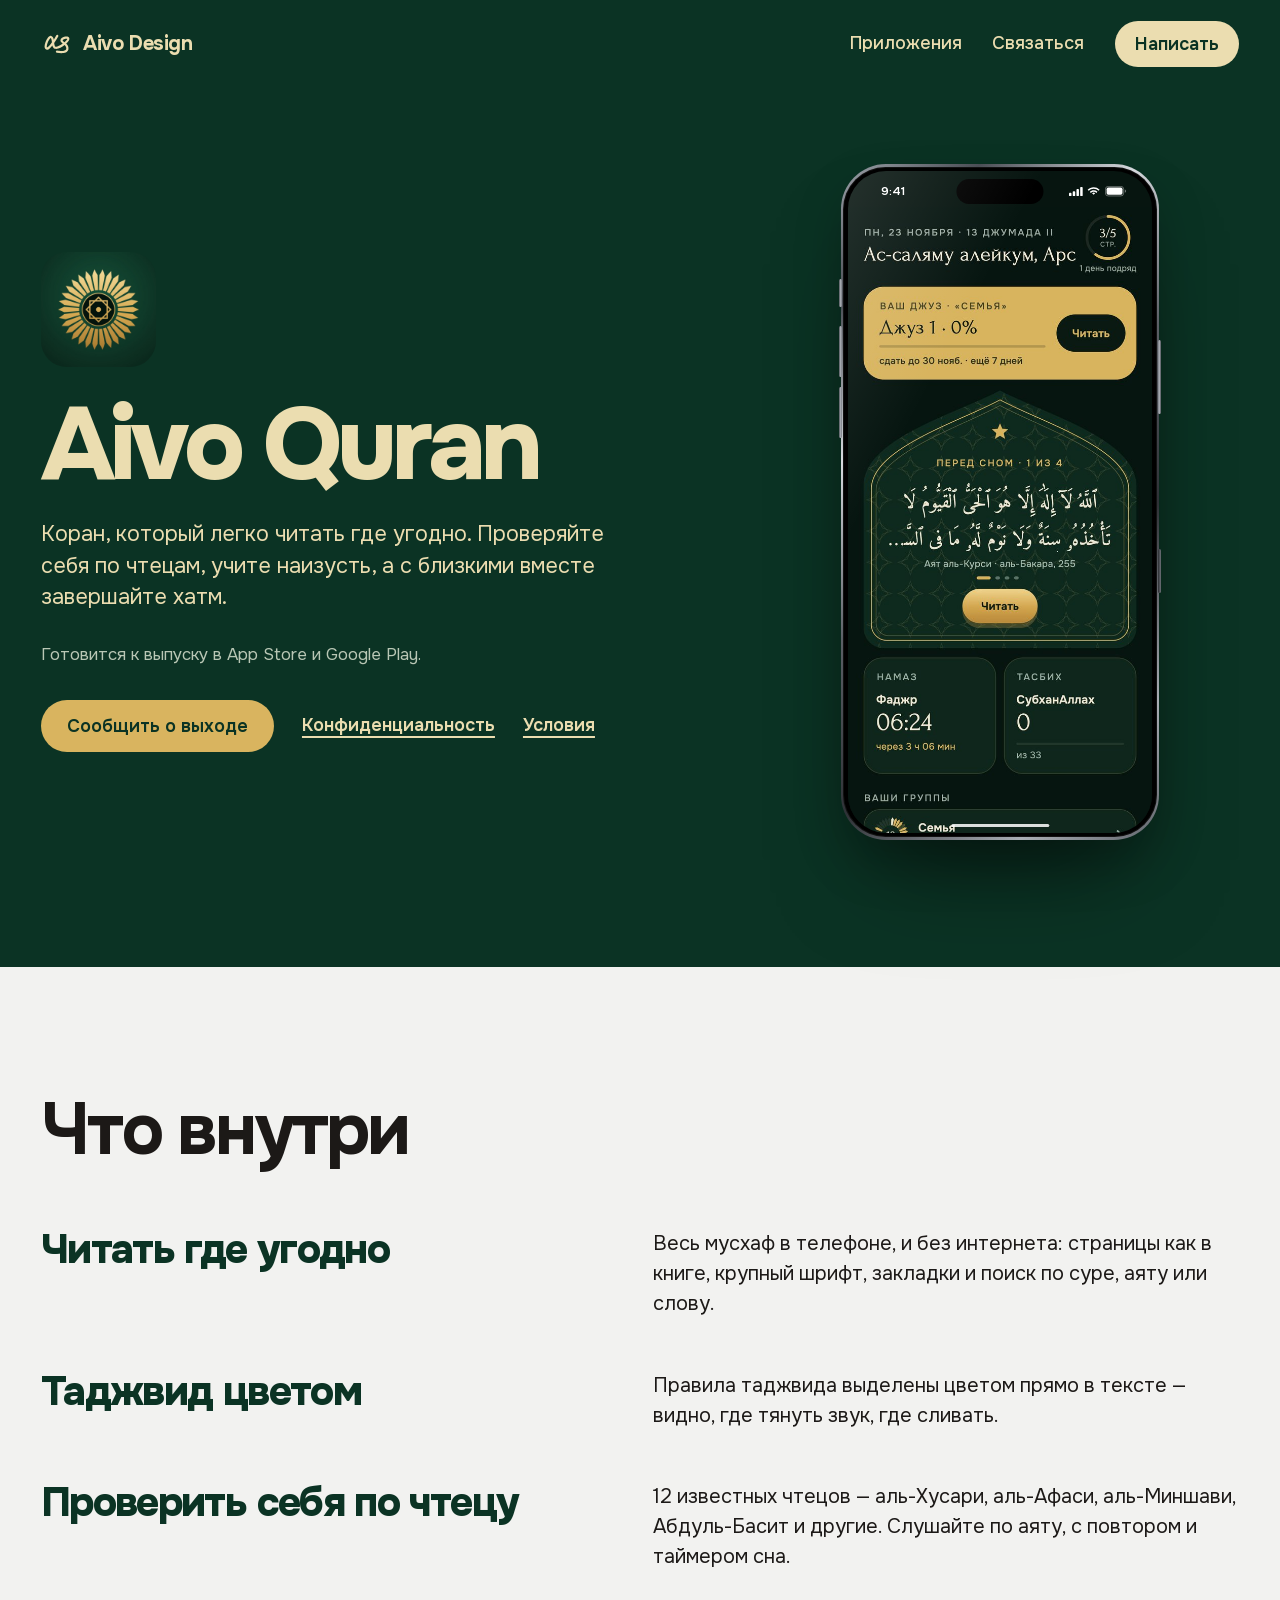
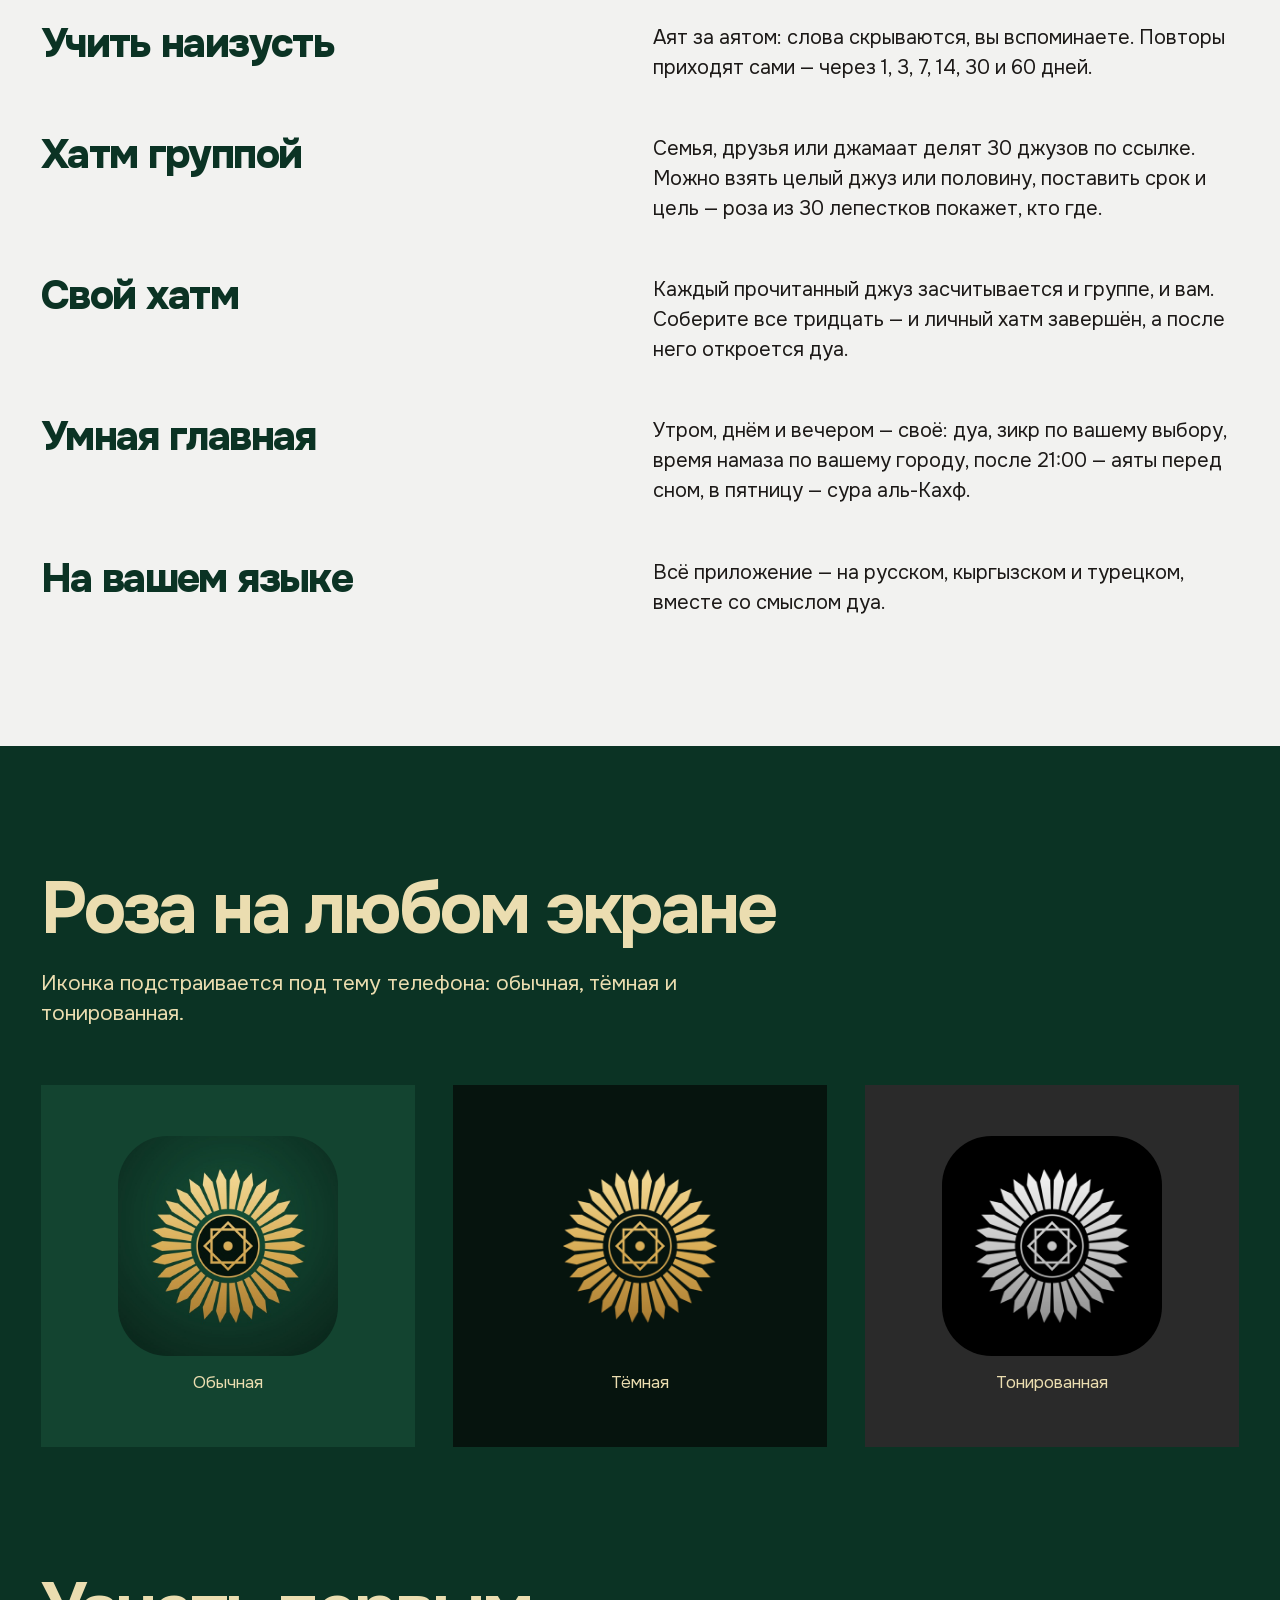
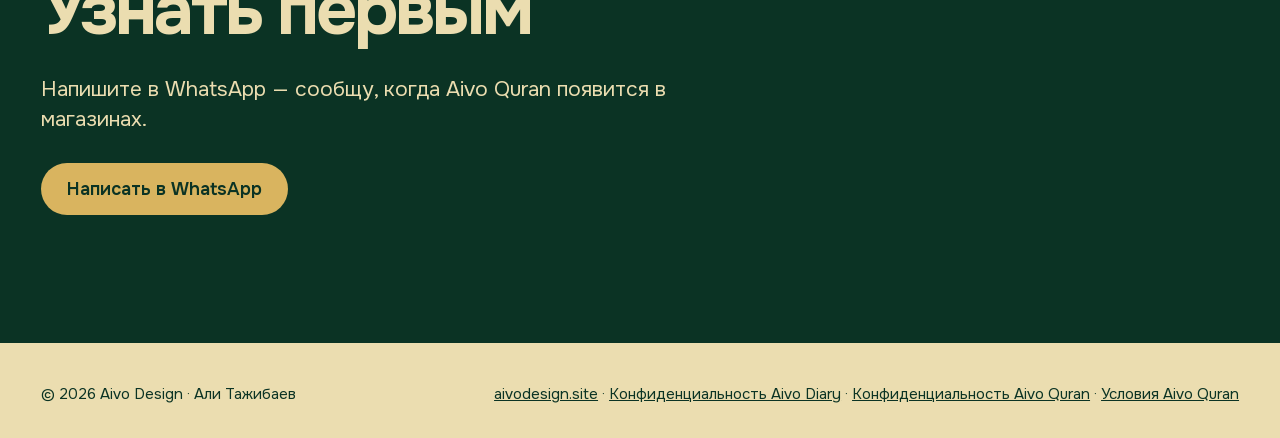
<file: quran/index.html>
<!doctype html>
<html lang="ru">
<head>
<meta charset="utf-8">
<meta name="viewport" content="width=device-width,initial-scale=1,viewport-fit=cover">
<title>Aivo Quran — читать, учить и завершать хатм вместе</title>
<meta name="description" content="Коран, который легко читать где угодно: таджвид цветом, 12 чтецов, заучивание наизусть и хатм группой с близкими. Приложение Aivo Design.">
<meta property="og:title" content="Aivo Quran — читать, учить и завершать хатм вместе">
<meta property="og:description" content="Коран, который легко читать где угодно: таджвид цветом, 12 чтецов, заучивание наизусть и хатм группой с близкими. Приложение Aivo Design.">
<meta property="og:image" content="https://aivodesign.site/img/og-quran.jpg">
<!--seo-->
<link rel="canonical" href="https://aivodesign.site/quran/">
<meta property="og:url" content="https://aivodesign.site/quran/">
<meta property="og:type" content="website"><meta property="og:locale" content="ru_RU"><meta property="og:site_name" content="Aivo Design">
<meta property="og:image:width" content="1200"><meta property="og:image:height" content="630">
<meta name="twitter:card" content="summary_large_image">
<script type="application/ld+json">{"@context":"https://schema.org","@graph":[{"@type":"MobileApplication","@id":"https://aivodesign.site/quran/#app","name":"Aivo Quran","url":"https://aivodesign.site/quran/","description":"Коран, который легко читать где угодно: таджвид цветом, 12 чтецов, заучивание наизусть и хатм группой с близкими.","operatingSystem":"iOS, Android","applicationCategory":"LifestyleApplication","inLanguage":["ru","ky","tr"],"image":"https://aivodesign.site/img/aivo-quran-icon-512.png","author":{"@id":"https://aivodesign.site/#ali"},"publisher":{"@id":"https://aivodesign.site/#org"},"offers":{"@type":"Offer","price":"0","priceCurrency":"USD"}},{"@type":"BreadcrumbList","itemListElement":[{"@type":"ListItem","position":1,"name":"Aivo Design","item":"https://aivodesign.site/"},{"@type":"ListItem","position":2,"name":"Aivo Quran","item":"https://aivodesign.site/quran/"}]}]}</script>
<!--/seo-->
<meta name="theme-color" content="#0B3324">
<link rel="icon" href="../favicon.svg" type="image/svg+xml">
<link rel="preload" href="../fonts/onest-cyrillic.woff2" as="font" type="font/woff2" crossorigin>
<link rel="stylesheet" href="../fonts/onest.css">
<link rel="stylesheet" href="../site.css?v=3">
<style>
:root{--bg:#0B3324;--ink:#EBDDB0;--muted:#B9C7B5;--surface:#134430}
.doc{display:grid;grid-template-columns:repeat(12,1fr);column-gap:clamp(16px,2vw,32px);padding:clamp(40px,6vw,96px) var(--m) clamp(96px,10vw,160px)}
.doc>header{grid-column:1/-1;margin-bottom:clamp(40px,5vw,72px)}
.doc h1{font-size:clamp(32px,6vw,96px);font-weight:800;letter-spacing:-.045em;line-height:.95;max-width:12em}
.doc .sub{font-size:21px;line-height:1.45;margin-top:24px;max-width:36em}
.toc{grid-column:1/4;position:sticky;top:32px;align-self:start;display:grid;gap:8px;font-size:15px}
.toc a{text-decoration:none;color:var(--muted)}.toc a:hover{color:var(--ink);text-decoration:underline}
.txt{grid-column:5/12;font-size:18px;line-height:1.6}
.txt h2{font-size:clamp(26px,2.4vw,34px);letter-spacing:-.03em;margin:56px 0 16px;scroll-margin-top:24px}
.txt h2:first-child{margin-top:0}
.txt p,.txt ul{margin:0 0 14px;max-width:62ch}
.txt ul{padding-left:1.2em}.txt li{margin-bottom:6px}
.txt a{text-decoration:underline;text-underline-offset:3px}
.txt .box{background:var(--surface);padding:24px 28px;border-radius:8px;margin:0 0 24px;max-width:62ch}
.mini{background:var(--ink);color:var(--bg);padding:40px var(--m) 32px;display:flex;flex-wrap:wrap;gap:16px 40px;justify-content:space-between;font-size:15px}
.mini a{color:inherit}
@media (max-width:899px){.toc{display:none}.txt{grid-column:1/-1}}
.phone-frame{--pw:calc(var(--h)*0.455);--sw:calc(var(--pw) - 14px);position:relative;width:var(--pw);padding:2.5px;border-radius:calc(var(--sw)*.125 + 7px);background:linear-gradient(135deg,#9da2aa 0%,#4a4e55 14%,#d6d9de 30%,#5b5f66 48%,#2e3136 66%,#a9adb4 86%,#60646b 100%);box-shadow:0 60px 100px -40px rgba(0,0,0,.55),0 24px 48px rgba(0,0,0,.22)} /* taste-skill-ignore: рамка iPhone с aivoscan.work */
.pf-bezel{padding:4.5px;border-radius:calc(var(--sw)*.125 + 4.5px);background:#000;box-shadow:inset 0 0 0 1px rgba(255,255,255,.07)} /* taste-skill-ignore: рамка iPhone с aivoscan.work */
.pf-screen{position:relative;border-radius:calc(var(--sw)*.125);overflow:hidden;background:#000}
.pf-screen::after{content:"";position:absolute;inset:0;z-index:4;pointer-events:none;background:linear-gradient(118deg,rgba(255,255,255,.12) 0%,rgba(255,255,255,0) 30%)} /* taste-skill-ignore: рамка iPhone с aivoscan.work */
.phone-frame .shots{aspect-ratio:440/956;position:relative}
.phone-frame .shots>img{position:absolute;inset:0;width:100%;height:100%;object-fit:cover}
.phone-frame .shots.pad{background:var(--pad)}.phone-frame .shots.pad>img{inset:auto;top:5.4%;left:0;width:100%;height:auto}
.phone-island{position:absolute;z-index:3;top:calc(var(--sw)*.025);left:50%;width:calc(var(--sw)*.286);height:calc(var(--sw)*.084);transform:translateX(-50%);border-radius:99px;background:#000}
.pf-status{position:absolute;z-index:3;left:0;right:0;top:calc(var(--sw)*.025);height:calc(var(--sw)*.084);display:flex;align-items:center;justify-content:space-between;padding:0 calc(var(--sw)*.085) 0 calc(var(--sw)*.11);color:#fff;font:600 calc(var(--sw)*.039)/1 var(--font);letter-spacing:-.01em}
.pf-status i{display:flex;align-items:center;gap:calc(var(--sw)*.014)}
.pf-status svg{height:calc(var(--sw)*.03);width:auto}.pf-status svg.bat{height:calc(var(--sw)*.034)}
.pf-home{position:absolute;z-index:3;left:50%;bottom:calc(var(--sw)*.018);transform:translateX(-50%);width:calc(var(--sw)*.32);height:calc(var(--sw)*.012);border-radius:99px;background:rgba(255,255,255,.85)}
.phone-frame.lt .pf-status{color:#111}.phone-frame.lt .pf-home{background:rgba(0,0,0,.8)}
.pf-btn{position:absolute;width:3px;border-radius:2px;background:linear-gradient(90deg,#4f535a,#b4b8bf 60%,#6b6f76)} /* taste-skill-ignore: рамка iPhone с aivoscan.work */
.pf-btn.l{left:-2px}.pf-btn.r{right:-2px;background:linear-gradient(90deg,#6b6f76,#b4b8bf 40%,#4f535a)} /* taste-skill-ignore: рамка iPhone с aivoscan.work */
.pf-action{top:17%;height:4.2%}.pf-vol1{top:24%;height:7.5%}.pf-vol2{top:33%;height:7.5%}.pf-side{top:26%;height:11%}.pf-cam{top:57%;height:6.5%;background:linear-gradient(90deg,#2a2d31,#6d7178)!important} /* taste-skill-ignore: рамка iPhone с aivoscan.work */
.ui{position:absolute;inset:0;font-size:calc(var(--sw)*.04)}
.ui{font-family:var(--font);line-height:1.3;padding:17% 7% 9%;display:flex;flex-direction:column;gap:9px;text-align:left}
.ui .t{font-size:1.5em;font-weight:700;letter-spacing:-.03em}
.ui .m{opacity:.7}
.ui ul{list-style:none;margin:0;padding:0;display:grid;gap:7px}
.ui li{display:flex;justify-content:space-between;align-items:center;gap:8px;border-radius:12px;padding:9px 11px}
.ui-diary{background:#F4F7FB;color:#14223A}
.ui-diary .sum{font-size:2.2em;font-weight:700;letter-spacing:-.04em}
.ui-diary .today{color:#C2410C;font-weight:600}
.ui-diary .say{background:#2F6FBF;color:#fff;border-radius:14px 14px 4px 14px;padding:10px 12px;align-self:flex-end;max-width:88%}
.ui-diary li{background:#fff}.ui-diary .plus{color:#15803D;font-weight:600}
.ui-diary .mic{margin-top:auto;align-self:center;width:54px;height:54px;border-radius:50%;background:#4A90E2;display:grid;place-items:center}
.ui-diary .mic i{width:12px;height:20px;border-radius:6px;background:#fff;display:block}
.ui-quran{background:#0B3324;color:#EBDDB0}
.ui-quran .ic{width:64px;height:64px;border-radius:22.5%;align-self:center;margin:4px 0}
.ui-quran .grid{display:grid;grid-template-columns:repeat(6,1fr);gap:5px}
.ui-quran .grid i{aspect-ratio:1;border-radius:6px;background:#164A36;display:grid;place-items:center;font-style:normal;font-size:10.5px;color:#9FB8A8}
.ui-quran .grid i.d{background:#D9B45F;color:#0B3324;font-weight:600}
.ui-quran .grid i.me{background:#EBDDB0;color:#0B3324;font-weight:700}
.ui-quran .bt{margin-top:auto;background:#D9B45F;color:#0B3324;border-radius:999px;text-align:center;padding:11px;font-weight:700}
.ui-pro{background:#F2F2F0;color:#1F1F23}
.ui-pro li{background:#fff;flex-direction:column;align-items:stretch;gap:6px}
.ui-pro li div{display:flex;justify-content:space-between;gap:8px}
.ui-pro .bar{display:grid;grid-template-columns:repeat(5,1fr);gap:3px}
.ui-pro .bar i{height:5px;border-radius:3px;background:#DADAD6}
.ui-pro .bar i.d{background:#1F1F23}
.ui-pro .sumrow{margin-top:auto;background:#1F1F23;color:#F2F2F0;border-radius:12px;padding:11px;display:flex;justify-content:space-between;gap:8px}
.ui-pro .sumrow .m{opacity:.75}
.ui-pro .ok{color:#15803D;font-weight:600}.ui-pro .late{color:#B91C1C;font-weight:600}
.ui-cut{background:#1E1410;color:#FFFFFF}
.ui-cut li{background:#2D1F18}
.ui-cut .st{border-radius:999px;padding:3px 8px;font-size:11px;font-weight:600;white-space:nowrap}
.ui-cut .st.go{background:#E2703A;color:#1F0D04}.ui-cut .st.q{background:#3E2C22;color:#FFFFFF}.ui-cut .st.ok{background:#F6E7DD;color:#1F0D04}
.ui-cut .mach{display:grid;grid-template-columns:1fr 1fr;gap:7px}
.ui-cut .mach div{background:#E2703A;color:#1F0D04;border-radius:12px;padding:10px 11px;font-weight:600}
.ui-cut .mach div:last-child{background:#3E2C22;color:#FFFFFF}
@keyframes uin{from{opacity:0;transform:translateY(8px)}to{opacity:1;transform:none}}
@keyframes uout{to{opacity:0;transform:translateY(-6px)}}
@keyframes gold{0%{background:#EBDDB0;transform:scale(1)}45%{transform:scale(1.28)}100%{background:#D9B45F;transform:scale(1)}}
@keyframes press{50%{transform:scale(.94)}}
.ui .sw2{display:inline-grid}.ui .sw2>span{grid-area:1/1}
html:not(.js) .ui .sw2 .a{visibility:hidden}
.js .ui .sw2 .b{opacity:0}
.js .ui.play .sw2 .a{animation:uout .35s var(--ease) forwards;animation-delay:var(--d,1.4s)}
.js .ui.play .sw2 .b{animation:uin .45s var(--ease) forwards;animation-delay:calc(var(--d,1.4s) + .2s)}
.js .ui .pop{opacity:0}
.js .ui.play .pop{animation:uin .5s var(--ease) forwards;animation-delay:var(--d,.4s)}
.js .ui-pro .bar i.d{transform:scaleX(0);transform-origin:left}
.js .ui-pro.play .bar i.d{animation:bar .5s var(--ease) forwards;animation-delay:calc(.2s + var(--n,0)*.1s)}
.js .ui-quran.play .grid i.me{animation:gold .8s var(--ease) 1s forwards}
.js .ui-quran.play .bt{animation:press .3s ease .7s}
.js .ui-cut.play .mach .m2{animation:m2 .4s var(--ease) 1.4s forwards}
.qh{display:grid;grid-template-columns:7fr 5fr;gap:clamp(24px,4vw,72px);align-items:center;padding:clamp(32px,5vw,80px) var(--m) clamp(80px,9vw,140px)}
.qh .ic{width:clamp(96px,9vw,140px);height:auto;border-radius:22.5%}
.qh h1{font-size:clamp(56px,8vw,140px);font-weight:800;letter-spacing:-.05em;line-height:.9;margin-top:32px}
.qh .lead{font-size:clamp(20px,1.7vw,24px);line-height:1.45;margin-top:28px;max-width:28em}
.qh .st{margin-top:28px;font-size:17px;color:var(--muted)}
.qh .acts{display:flex;flex-wrap:wrap;gap:16px 28px;align-items:center;margin-top:32px}
.qh .btn{background:#D9B45F;color:#0B3324}
.qh .ph{--h:min(78svh,700px);height:var(--h);display:grid;place-items:center}
.feat{background:#F2F2F0;color:#1C1917;padding:clamp(96px,10vw,160px) var(--m);display:grid;grid-template-columns:repeat(12,1fr);column-gap:clamp(16px,2vw,32px);row-gap:clamp(48px,5vw,80px)}
.feat>h2{grid-column:1/-1;font-size:clamp(44px,5.6vw,84px);letter-spacing:-.045em}
.feat dl{grid-column:1/-1;margin:0;display:grid;grid-template-columns:repeat(12,1fr);column-gap:clamp(16px,2vw,32px);row-gap:clamp(40px,4vw,64px)}
.feat dt{grid-column:1/6;font-size:clamp(30px,3.2vw,48px);font-weight:800;letter-spacing:-.04em;line-height:1;color:#0B3324}
.feat dd{grid-column:7/13;margin:0;font-size:20px;line-height:1.5}
.icons{padding:clamp(96px,10vw,160px) var(--m) 0;display:grid;grid-template-columns:repeat(12,1fr);column-gap:clamp(16px,2vw,32px);row-gap:24px}
.icons h2{grid-column:1/-1;font-size:clamp(44px,5.6vw,84px);letter-spacing:-.045em}
.icons>p{grid-column:1/8;font-size:21px;line-height:1.45}
.icons .row{grid-column:1/-1;display:grid;grid-template-columns:repeat(3,1fr);gap:clamp(16px,3vw,48px);margin-top:32px}
.icons figure{margin:0;display:grid;gap:14px;justify-items:center;background:#134430;padding:clamp(24px,4vw,64px) 16px}
.icons figure:nth-child(2){background:#06140E}.icons figure:nth-child(3){background:#2A2A2A}
.icons img{width:min(100%,220px);border-radius:22.5%}
.icons figcaption{font-size:17px}
.qcta{padding:clamp(96px,10vw,160px) var(--m);display:grid;gap:28px;justify-items:start}
.qcta h2{font-size:clamp(44px,5.6vw,84px);letter-spacing:-.045em}
.qcta p{font-size:21px;line-height:1.45;max-width:30em}
.qcta .btn{background:#D9B45F;color:#0B3324}
@media (max-width:899px){.icons>p{grid-column:1/-1}.icons .row{grid-template-columns:1fr 1fr 1fr;gap:10px}.qh{grid-template-columns:1fr}.feat dt,.feat dd{grid-column:1/-1}.feat dd{margin-top:-28px}}

</style>
</head>
<body>
<svg width="0" height="0" style="position:absolute" aria-hidden="true"><symbol id="s" viewBox="0 0 8700 8700"><path d="M2339.9 5489.79c-333.52,-32.36 -450.83,-328.7 -451.41,-624.26 -0.57,-294.59 94.98,-628.82 199.79,-902.37 110.71,-288.96 262.98,-593.8 450.24,-840.36 152.12,-200.31 395.49,-446.38 674.04,-375.31 253.6,64.71 380.2,289.78 448.8,524.73 20.22,69.21 36.52,140.79 50.2,213.53 178.41,-276.93 347.43,-559.98 506.08,-841.45 58.7,-104.17 191.52,-141.24 295.69,-82.54 104.15,58.7 141.23,191.52 82.52,295.69 -243.58,432.18 -511.97,869.85 -800.72,1284.06 29.21,254.25 95.5,690.69 259.22,728.74 2.78,0.66 5.17,1.25 7.95,2.02 161.88,44.12 423.31,-45.81 571.63,-107.32 281.93,-116.9 559.63,-287.18 807.16,-464.88 15.48,-11.12 30.99,-22.36 46.49,-33.7 -63,-48.65 -125.6,-97.69 -185.87,-149.39 -135.52,-116.24 -272.88,-261.35 -272.85,-451.58 -11.01,-379.36 431.71,-628.72 744.51,-726.93 326.76,-102.6 838.43,-139.85 1006.31,237.3 151.79,323.84 -251.72,777.43 -609.06,1096.33 311.85,307.43 507.92,671.38 439.54,1142.57 -1.55,10.67 -3.5,19.66 -6.52,30 -268.69,914.98 -1598.05,751.73 -2304.44,617.67 -117.48,-22.29 -195.09,-136.28 -172.8,-253.74 22.31,-117.46 136.28,-195.07 253.74,-172.79 420.77,79.86 1612.55,279.84 1802.56,-299.33 42.04,-332.72 -125.11,-576.84 -349.3,-786.75 -15.24,11.64 -29.49,22.39 -42.63,32.24 -427.47,320.28 -1278.98,859.23 -1838.76,710.2 -301.94,-72.41 -442.03,-356.62 -515.96,-662.72 -162.76,208.89 -343.97,425.59 -540.96,601.8 -145.24,129.92 -348.41,282.24 -555.19,258.53zm3496.82 -1502.24c101.78,-89.15 199.2,-182.63 288.45,-279.48 55.85,-60.56 233.79,-268.04 252.65,-363.67 -22.01,-25.32 -84.75,-36 -110.1,-39.01 -116.08,-13.78 -253.74,12.58 -364.31,47.27 -118.61,37.25 -247.95,96.82 -344.49,175.92 -24.71,20.25 -97.61,88.19 -96.08,124.8 0.07,1.67 0.1,3.24 0.14,4.8 19.47,46.35 140.34,145.82 176.21,174.74 65.33,52.7 131.62,103.42 197.53,154.62zm-2490.85 36.95c-18.34,-175.36 -74.68,-795.87 -233.47,-854.14 -83.3,19.83 -241.72,230.74 -284.16,292.91 -149.63,219.28 -272.55,479.23 -362.05,729.42 -73.18,204.52 -150.1,477.25 -143.17,696 1.37,43.65 8.02,116.4 32.1,154.54 7.6,12.02 12.88,13.19 27.59,14.53 0.38,0.05 0.75,0.07 1.1,0.1 67.32,-10.94 222.09,-149.14 268.11,-192.92 178.35,-169.6 342.72,-372.23 492.03,-567.56 68.32,-89.39 135.66,-180.46 201.91,-272.88z"/></symbol></svg>
<header class="nav">
  <a class="wm" href="../" aria-label="Aivo Design, на главную"><svg class="sig" aria-hidden="true"><use href="#s"/></svg>Aivo Design</a>
  <a class="nl" href="../#apps">Приложения</a>
  <a class="nl" href="../#contact">Связаться</a>
  <a class="btn" href="https://wa.me/996990551884">Написать</a>
</header>
<main>
<section class="qh" aria-labelledby="qh1">
  <div>
    <img class="ic" src="../img/quran-icon.jpg" width="600" height="600" alt="Иконка Aivo Quran: золотая роза на тёмно-зелёном">
    <h1 id="qh1" class="rise">Aivo Quran</h1>
    <p class="lead rise" style="--i:1">Коран, который легко читать где угодно. Проверяйте себя по чтецам, учите наизусть, а с близкими вместе завершайте хатм.</p>
    <p class="st">Готовится к выпуску в App Store и Google Play.</p>
    <div class="acts"><a class="btn" href="https://wa.me/996990551884?text=%D0%A1%D0%BE%D0%BE%D0%B1%D1%89%D0%B8%D1%82%D0%B5%2C%20%D0%BA%D0%BE%D0%B3%D0%B4%D0%B0%20%D0%B2%D1%8B%D0%B9%D0%B4%D0%B5%D1%82%20Aivo%20Quran">Сообщить о выходе</a><a class="link" href="privacy.html">Конфиденциальность</a><a class="link" href="terms.html">Условия</a></div>
  </div>
  <div class="ph" aria-hidden="true"><div class="phone-frame" data-ui><span class="pf-btn l pf-action"></span><span class="pf-btn l pf-vol1"></span><span class="pf-btn l pf-vol2"></span><span class="pf-btn r pf-side"></span><span class="pf-btn r pf-cam"></span><div class="pf-bezel"><div class="pf-screen"><span class="phone-island"></span><div class="pf-status" aria-hidden="true"><span>9:41</span><i><svg viewBox="0 0 17 11" fill="currentColor"><rect x="0" y="7" width="3" height="4" rx="1"/><rect x="4.5" y="5" width="3" height="6" rx="1"/><rect x="9" y="2.5" width="3" height="8.5" rx="1"/><rect x="13.5" y="0" width="3" height="11" rx="1"/></svg><svg viewBox="0 0 16 11" fill="currentColor"><path d="M8 2.2c2.3 0 4.4.9 6 2.4l1.2-1.3A10.3 10.3 0 0 0 8 .4C5.2.4 2.7 1.5.8 3.3L2 4.6a8.6 8.6 0 0 1 6-2.4zm0 3.6c1.3 0 2.5.5 3.4 1.3l1.2-1.3A6.6 6.6 0 0 0 8 4c-1.8 0-3.4.7-4.6 1.8l1.2 1.3c.9-.8 2.1-1.3 3.4-1.3zM8 9.4l1.9-2a2.8 2.8 0 0 0-3.8 0z"/></svg><svg class="bat" viewBox="0 0 27 13"><rect x=".5" y=".5" width="23" height="12" rx="3.5" fill="none" stroke="currentColor" stroke-opacity=".45"/><rect x="2" y="2" width="20" height="9" rx="2.2" fill="currentColor"/><path d="M25 4.5v4c.8-.3 1.5-1.1 1.5-2s-.7-1.7-1.5-2z" fill="currentColor" fill-opacity=".45"/></svg></i></div><span class="pf-home"></span><div class="shots pad" style="--pad:#071510"><img src="../img/q-home.jpg" width="600" height="1298" alt="Aivo Quran: главная — ваш джуз со сроком, аяты перед сном, намаз и тасбих"></div></div></div></div></div>
</section>
<section class="feat" aria-labelledby="fh">
  <h2 id="fh">Что внутри</h2>
  <dl>
    <dt class="rise">Читать где угодно</dt><dd class="rise" style="--i:1">Весь мусхаф в телефоне, и без интернета: страницы как в книге, крупный шрифт, закладки и поиск по суре, аяту или слову.</dd>
    <dt class="rise">Таджвид цветом</dt><dd class="rise" style="--i:1">Правила таджвида выделены цветом прямо в тексте — видно, где тянуть звук, где сливать.</dd>
    <dt class="rise">Проверить себя по чтецу</dt><dd class="rise" style="--i:1">12 известных чтецов — аль-Хусари, аль-Афаси, аль-Миншави, Абдуль-Басит и другие. Слушайте по аяту, с повтором и таймером сна.</dd>
    <dt class="rise">Учить наизусть</dt><dd class="rise" style="--i:1">Аят за аятом: слова скрываются, вы вспоминаете. Повторы приходят сами — через 1, 3, 7, 14, 30 и 60 дней.</dd>
    <dt class="rise">Хатм группой</dt><dd class="rise" style="--i:1">Семья, друзья или джамаат делят 30 джузов по ссылке. Можно взять целый джуз или половину, поставить срок и цель — роза из 30 лепестков покажет, кто где.</dd>
    <dt class="rise">Свой хатм</dt><dd class="rise" style="--i:1">Каждый прочитанный джуз засчитывается и группе, и вам. Соберите все тридцать — и личный хатм завершён, а после него откроется дуа.</dd>
    <dt class="rise">Умная главная</dt><dd class="rise" style="--i:1">Утром, днём и вечером — своё: дуа, зикр по вашему выбору, время намаза по вашему городу, после 21:00 — аяты перед сном, в пятницу — сура аль-Кахф.</dd>
    <dt class="rise">На вашем языке</dt><dd class="rise" style="--i:1">Всё приложение — на русском, кыргызском и турецком, вместе со смыслом дуа.</dd>
  </dl>
</section>
<section class="icons" aria-labelledby="ih">
  <h2 id="ih" class="rise">Роза на любом экране</h2>
  <p class="rise" style="--i:1">Иконка подстраивается под тему телефона: обычная, тёмная и тонированная.</p>
  <div class="row">
    <figure class="rise"><img src="../img/quran-icon.jpg" width="600" height="600" alt="Иконка Aivo Quran, обычная" loading="lazy"><figcaption>Обычная</figcaption></figure>
    <figure class="rise" style="--i:1"><img src="../img/quran-icon-dark.png" width="480" height="480" alt="Иконка Aivo Quran в тёмной теме" loading="lazy"><figcaption>Тёмная</figcaption></figure>
    <figure class="rise" style="--i:2"><img src="../img/quran-icon-tinted.png" width="480" height="480" alt="Тонированная иконка Aivo Quran" loading="lazy"><figcaption>Тонированная</figcaption></figure>
  </div>
</section>
<section class="qcta" aria-labelledby="ch">
  <h2 id="ch">Узнать первым</h2>
  <p>Напишите в WhatsApp — сообщу, когда Aivo Quran появится в магазинах.</p>
  <a class="btn" href="https://wa.me/996990551884?text=%D0%A1%D0%BE%D0%BE%D0%B1%D1%89%D0%B8%D1%82%D0%B5%2C%20%D0%BA%D0%BE%D0%B3%D0%B4%D0%B0%20%D0%B2%D1%8B%D0%B9%D0%B4%D0%B5%D1%82%20Aivo%20Quran">Написать в WhatsApp</a>
</section>
<script>document.documentElement.classList.add('js');
(function(){var els=document.querySelectorAll('.rise');if(!('IntersectionObserver' in window)||matchMedia('(prefers-reduced-motion: reduce)').matches){els.forEach(function(e){e.classList.add('in')});return}var io=new IntersectionObserver(function(es){es.forEach(function(e){if(e.isIntersecting){e.target.classList.add('in');io.unobserve(e.target)}})},{rootMargin:'0px 0px -8% 0px'});els.forEach(function(e){io.observe(e)});addEventListener('scroll',function(){els.forEach(function(e){if(!e.classList.contains('in')&&e.getBoundingClientRect().top<innerHeight)e.classList.add('in')})},{passive:true})})();
setTimeout(function(){var u=document.querySelector('.ui');if(u&&!matchMedia('(prefers-reduced-motion: reduce)').matches)u.classList.add('play');else if(u)u.classList.add('play')},600)</script>
</main>
<footer class="mini"><span>© 2026 Aivo Design · Али Тажибаев</span><span><a href="../">aivodesign.site</a> · <a href="../diary/privacy.html">Конфиденциальность Aivo Diary</a> · <a href="../quran/privacy.html">Конфиденциальность Aivo Quran</a> · <a href="../quran/terms.html">Условия Aivo Quran</a></span></footer>
</body>
</html>
</file>
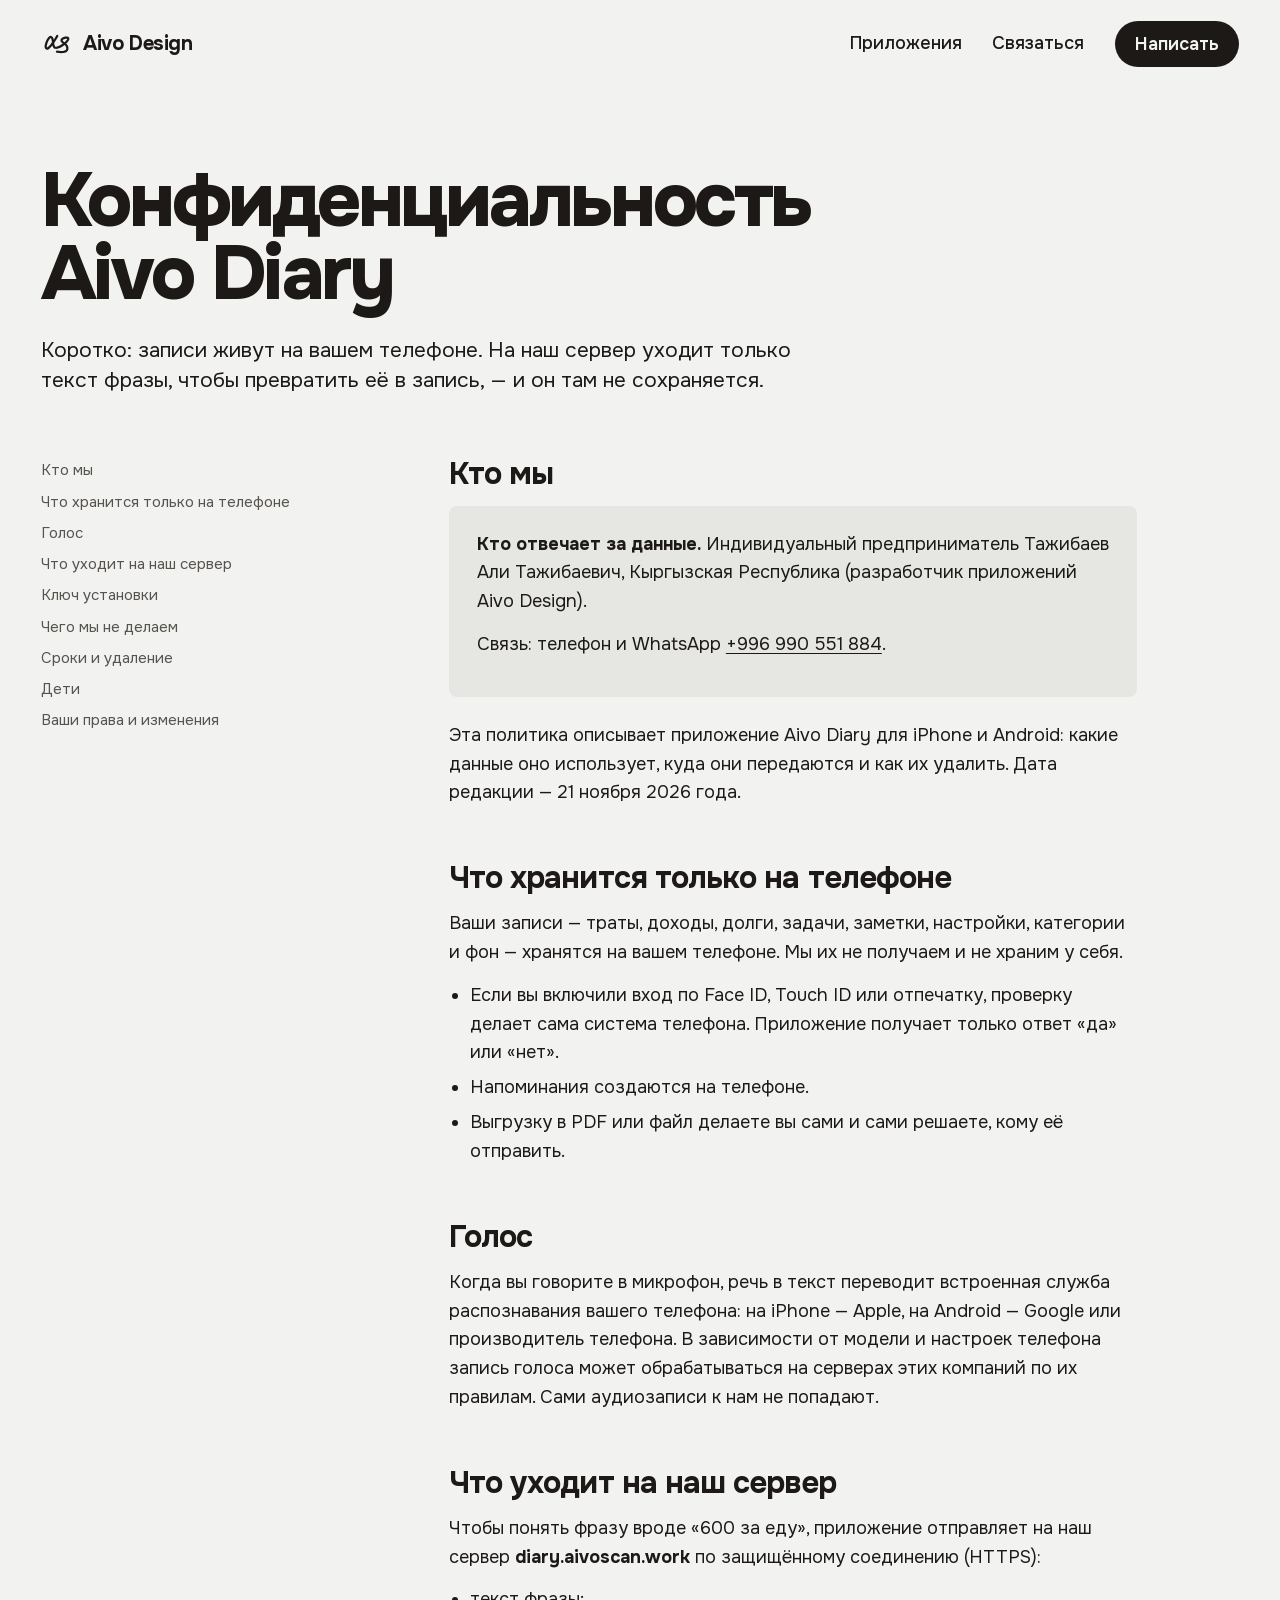
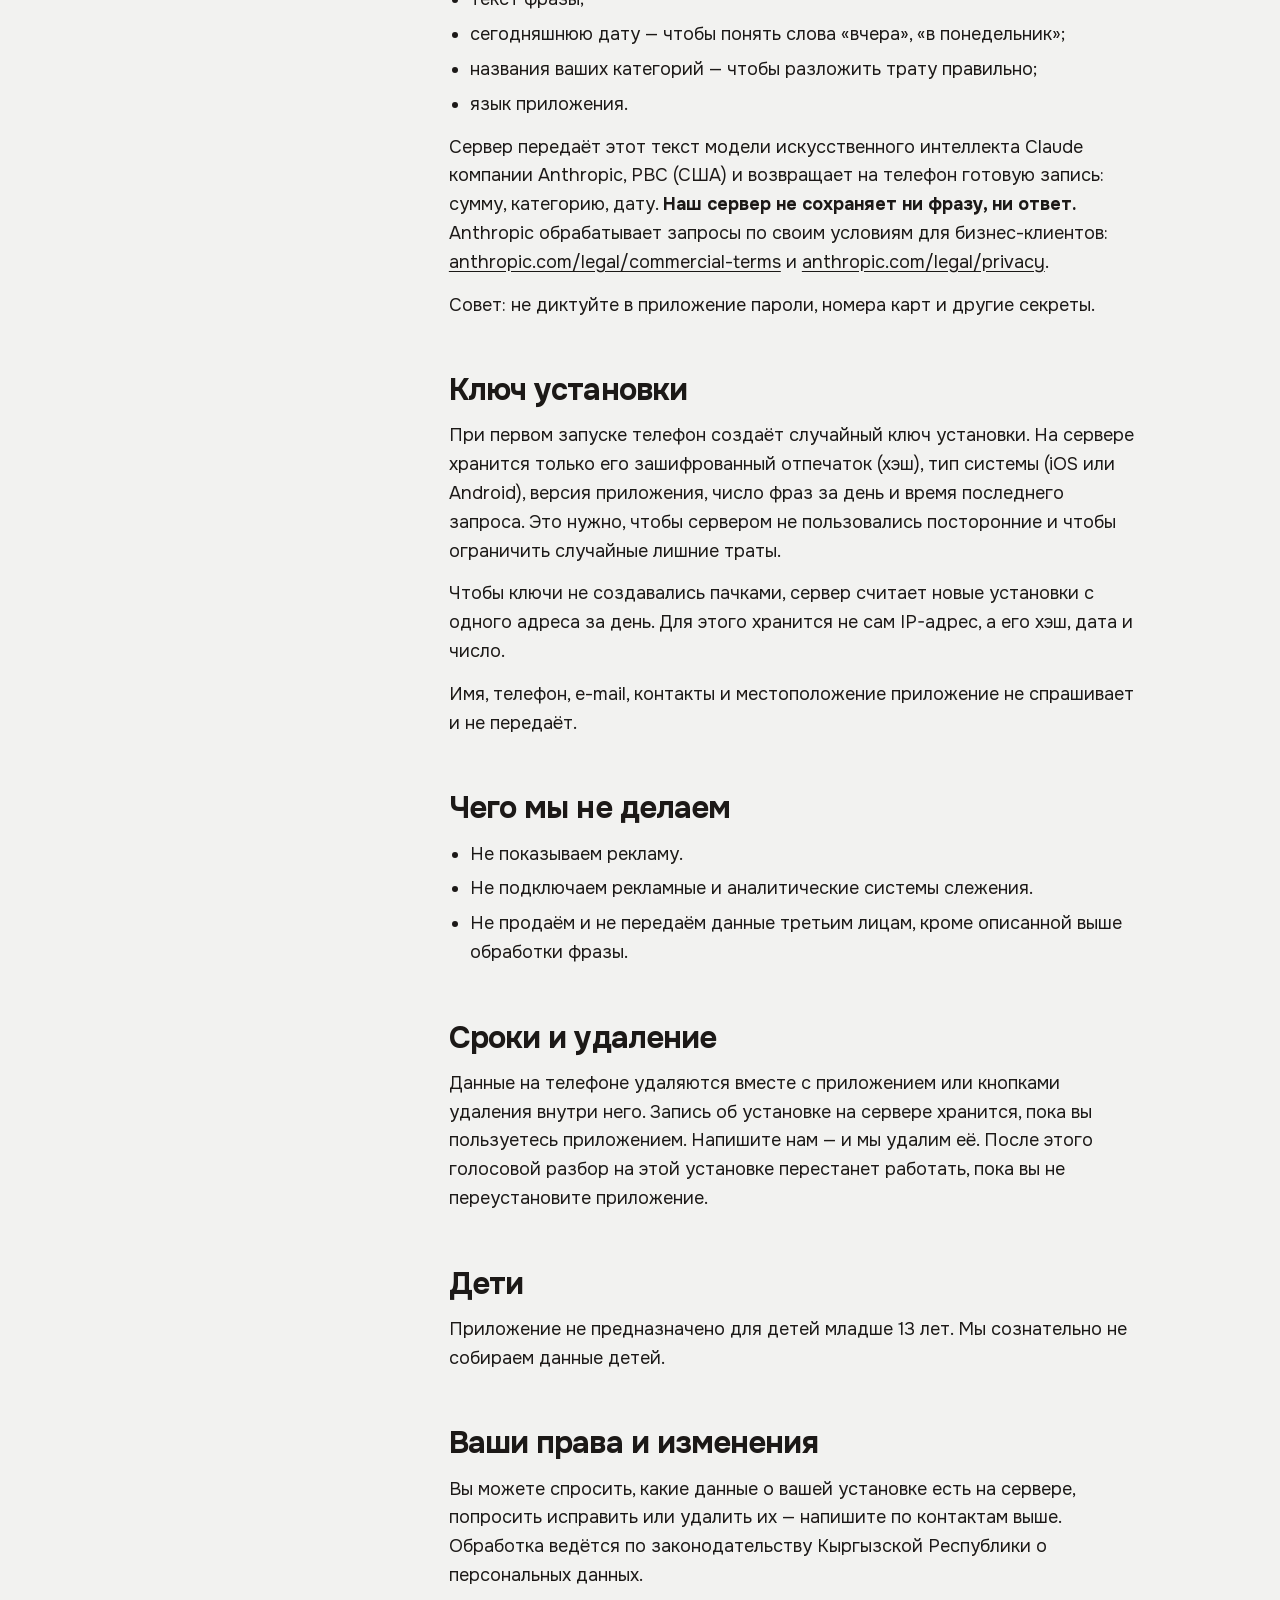
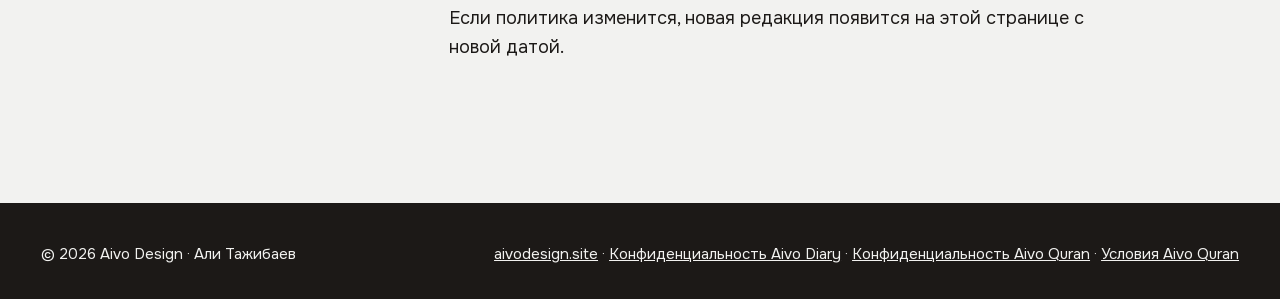
<file: diary/privacy.html>
<!doctype html>
<html lang="ru">
<head>
<meta charset="utf-8">
<meta name="viewport" content="width=device-width,initial-scale=1,viewport-fit=cover">
<title>Конфиденциальность Aivo Diary</title>
<meta name="description" content="Какие данные использует Aivo Diary, что уходит на сервер и как всё удалить.">
<meta property="og:title" content="Конфиденциальность Aivo Diary">
<meta property="og:description" content="Какие данные использует Aivo Diary, что уходит на сервер и как всё удалить.">
<meta property="og:image" content="https://aivodesign.site/img/og.jpg">
<!--seo-->
<link rel="canonical" href="https://aivodesign.site/diary/privacy.html">
<meta property="og:url" content="https://aivodesign.site/diary/privacy.html">
<meta property="og:type" content="website"><meta property="og:locale" content="ru_RU"><meta property="og:site_name" content="Aivo Design">
<meta property="og:image:width" content="1200"><meta property="og:image:height" content="630">
<meta name="twitter:card" content="summary_large_image">
<script type="application/ld+json">{"@context":"https://schema.org","@graph":[{"@type":"BreadcrumbList","itemListElement":[{"@type":"ListItem","position":1,"name":"Aivo Design","item":"https://aivodesign.site/"},{"@type":"ListItem","position":2,"name":"Конфиденциальность Aivo Diary","item":"https://aivodesign.site/diary/privacy.html"}]}]}</script>
<!--/seo-->
<meta name="theme-color" content="#F2F2F0">
<link rel="icon" href="../favicon.svg" type="image/svg+xml">
<link rel="preload" href="../fonts/onest-cyrillic.woff2" as="font" type="font/woff2" crossorigin>
<link rel="stylesheet" href="../fonts/onest.css">
<link rel="stylesheet" href="../site.css?v=4">
<style>
:root{--bg:#F2F2F0;--ink:#1C1917;--muted:#57534E;--surface:#E6E6E3}
.doc{display:grid;grid-template-columns:repeat(12,1fr);column-gap:clamp(16px,2vw,32px);padding:clamp(40px,6vw,96px) var(--m) clamp(96px,10vw,160px)}
.doc>header{grid-column:1/-1;margin-bottom:clamp(40px,5vw,72px)}
.doc h1{font-size:clamp(32px,6vw,96px);font-weight:800;letter-spacing:-.045em;line-height:.95;max-width:12em}
.doc .sub{font-size:21px;line-height:1.45;margin-top:24px;max-width:36em}
.toc{grid-column:1/4;position:sticky;top:32px;align-self:start;display:grid;gap:8px;font-size:15px}
.toc a{text-decoration:none;color:var(--muted)}.toc a:hover{color:var(--ink);text-decoration:underline}
.txt{grid-column:5/12;font-size:18px;line-height:1.6}
.txt h2{font-size:clamp(26px,2.4vw,34px);letter-spacing:-.03em;margin:56px 0 16px;scroll-margin-top:24px}
.txt h2:first-child{margin-top:0}
.txt p,.txt ul{margin:0 0 14px;max-width:62ch}
.txt ul{padding-left:1.2em}.txt li{margin-bottom:6px}
.txt a{text-decoration:underline;text-underline-offset:3px}
.txt .box{background:var(--surface);padding:24px 28px;border-radius:8px;margin:0 0 24px;max-width:62ch}
.mini{background:var(--ink);color:var(--bg);padding:40px var(--m) 32px;display:flex;flex-wrap:wrap;gap:16px 40px;justify-content:space-between;font-size:15px}
.mini a{color:inherit}
@media (max-width:899px){.toc{display:none}.txt{grid-column:1/-1}}

</style>
</head>
<body>
<svg width="0" height="0" style="position:absolute" aria-hidden="true"><symbol id="s" viewBox="0 0 8700 8700"><path d="M2339.9 5489.79c-333.52,-32.36 -450.83,-328.7 -451.41,-624.26 -0.57,-294.59 94.98,-628.82 199.79,-902.37 110.71,-288.96 262.98,-593.8 450.24,-840.36 152.12,-200.31 395.49,-446.38 674.04,-375.31 253.6,64.71 380.2,289.78 448.8,524.73 20.22,69.21 36.52,140.79 50.2,213.53 178.41,-276.93 347.43,-559.98 506.08,-841.45 58.7,-104.17 191.52,-141.24 295.69,-82.54 104.15,58.7 141.23,191.52 82.52,295.69 -243.58,432.18 -511.97,869.85 -800.72,1284.06 29.21,254.25 95.5,690.69 259.22,728.74 2.78,0.66 5.17,1.25 7.95,2.02 161.88,44.12 423.31,-45.81 571.63,-107.32 281.93,-116.9 559.63,-287.18 807.16,-464.88 15.48,-11.12 30.99,-22.36 46.49,-33.7 -63,-48.65 -125.6,-97.69 -185.87,-149.39 -135.52,-116.24 -272.88,-261.35 -272.85,-451.58 -11.01,-379.36 431.71,-628.72 744.51,-726.93 326.76,-102.6 838.43,-139.85 1006.31,237.3 151.79,323.84 -251.72,777.43 -609.06,1096.33 311.85,307.43 507.92,671.38 439.54,1142.57 -1.55,10.67 -3.5,19.66 -6.52,30 -268.69,914.98 -1598.05,751.73 -2304.44,617.67 -117.48,-22.29 -195.09,-136.28 -172.8,-253.74 22.31,-117.46 136.28,-195.07 253.74,-172.79 420.77,79.86 1612.55,279.84 1802.56,-299.33 42.04,-332.72 -125.11,-576.84 -349.3,-786.75 -15.24,11.64 -29.49,22.39 -42.63,32.24 -427.47,320.28 -1278.98,859.23 -1838.76,710.2 -301.94,-72.41 -442.03,-356.62 -515.96,-662.72 -162.76,208.89 -343.97,425.59 -540.96,601.8 -145.24,129.92 -348.41,282.24 -555.19,258.53zm3496.82 -1502.24c101.78,-89.15 199.2,-182.63 288.45,-279.48 55.85,-60.56 233.79,-268.04 252.65,-363.67 -22.01,-25.32 -84.75,-36 -110.1,-39.01 -116.08,-13.78 -253.74,12.58 -364.31,47.27 -118.61,37.25 -247.95,96.82 -344.49,175.92 -24.71,20.25 -97.61,88.19 -96.08,124.8 0.07,1.67 0.1,3.24 0.14,4.8 19.47,46.35 140.34,145.82 176.21,174.74 65.33,52.7 131.62,103.42 197.53,154.62zm-2490.85 36.95c-18.34,-175.36 -74.68,-795.87 -233.47,-854.14 -83.3,19.83 -241.72,230.74 -284.16,292.91 -149.63,219.28 -272.55,479.23 -362.05,729.42 -73.18,204.52 -150.1,477.25 -143.17,696 1.37,43.65 8.02,116.4 32.1,154.54 7.6,12.02 12.88,13.19 27.59,14.53 0.38,0.05 0.75,0.07 1.1,0.1 67.32,-10.94 222.09,-149.14 268.11,-192.92 178.35,-169.6 342.72,-372.23 492.03,-567.56 68.32,-89.39 135.66,-180.46 201.91,-272.88z"/></symbol></svg>
<header class="nav">
  <a class="wm" href="../" aria-label="Aivo Design, на главную"><svg class="sig" aria-hidden="true"><use href="#s"/></svg>Aivo Design</a>
  <a class="nl" href="../#apps">Приложения</a>
  <a class="nl" href="../#contact">Связаться</a>
  <a class="btn" href="https://wa.me/996990551884">Написать</a>
</header>
<main>
<article class="doc"><header><h1>Конфиденциальность Aivo Diary</h1><p class="sub">Коротко: записи живут на вашем телефоне. На наш сервер уходит только текст фразы, чтобы превратить её в запись, — и он там не сохраняется.</p></header>
<nav class="toc" aria-label="Разделы"><a href="#who">Кто мы</a><a href="#phone">Что хранится только на телефоне</a><a href="#voice">Голос</a><a href="#server">Что уходит на наш сервер</a><a href="#install">Ключ установки</a><a href="#no">Чего мы не делаем</a><a href="#keep">Сроки и удаление</a><a href="#kids">Дети</a><a href="#rights">Ваши права и изменения</a></nav>
<div class="txt"><h2 id="who">Кто мы</h2><div class="box"><p><b>Кто отвечает за данные.</b> Индивидуальный предприниматель Тажибаев Али Тажибаевич, Кыргызская Республика (разработчик приложений Aivo Design).</p><p>Связь: телефон и WhatsApp <a href="tel:+996990551884">+996 990 551 884</a>.</p></div><p>Эта политика описывает приложение Aivo Diary для iPhone и Android: какие данные оно использует, куда они передаются и как их удалить. Дата редакции — 21 ноября 2026 года.</p><h2 id="phone">Что хранится только на телефоне</h2><p>Ваши записи — траты, доходы, долги, задачи, заметки, настройки, категории и фон — хранятся на вашем телефоне. Мы их не получаем и не храним у себя.</p><ul><li>Если вы включили вход по Face ID, Touch ID или отпечатку, проверку делает сама система телефона. Приложение получает только ответ «да» или «нет».</li><li>Напоминания создаются на телефоне.</li><li>Выгрузку в PDF или файл делаете вы сами и сами решаете, кому её отправить.</li></ul><h2 id="voice">Голос</h2><p>Когда вы говорите в микрофон, речь в текст переводит встроенная служба распознавания вашего телефона: на iPhone — Apple, на Android — Google или производитель телефона. В зависимости от модели и настроек телефона запись голоса может обрабатываться на серверах этих компаний по их правилам. Сами аудиозаписи к нам не попадают.</p><h2 id="server">Что уходит на наш сервер</h2><p>Чтобы понять фразу вроде «600 за еду», приложение отправляет на наш сервер <b>diary.aivoscan.work</b> по защищённому соединению (HTTPS):</p><ul><li>текст фразы;</li><li>сегодняшнюю дату — чтобы понять слова «вчера», «в понедельник»;</li><li>названия ваших категорий — чтобы разложить трату правильно;</li><li>язык приложения.</li></ul><p>Сервер передаёт этот текст модели искусственного интеллекта Claude компании Anthropic, PBC (США) и возвращает на телефон готовую запись: сумму, категорию, дату. <b>Наш сервер не сохраняет ни фразу, ни ответ.</b> Anthropic обрабатывает запросы по своим условиям для бизнес-клиентов: <a href="https://www.anthropic.com/legal/commercial-terms">anthropic.com/legal/commercial-terms</a> и <a href="https://www.anthropic.com/legal/privacy">anthropic.com/legal/privacy</a>.</p><p>Совет: не диктуйте в приложение пароли, номера карт и другие секреты.</p><h2 id="install">Ключ установки</h2><p>При первом запуске телефон создаёт случайный ключ установки. На сервере хранится только его зашифрованный отпечаток (хэш), тип системы (iOS или Android), версия приложения, число фраз за день и время последнего запроса. Это нужно, чтобы сервером не пользовались посторонние и чтобы ограничить случайные лишние траты.</p><p>Чтобы ключи не создавались пачками, сервер считает новые установки с одного адреса за день. Для этого хранится не сам IP-адрес, а его хэш, дата и число.</p><p>Имя, телефон, e-mail, контакты и местоположение приложение не спрашивает и не передаёт.</p><h2 id="no">Чего мы не делаем</h2><ul><li>Не показываем рекламу.</li><li>Не подключаем рекламные и аналитические системы слежения.</li><li>Не продаём и не передаём данные третьим лицам, кроме описанной выше обработки фразы.</li></ul><h2 id="keep">Сроки и удаление</h2><p>Данные на телефоне удаляются вместе с приложением или кнопками удаления внутри него. Запись об установке на сервере хранится, пока вы пользуетесь приложением. Напишите нам — и мы удалим её. После этого голосовой разбор на этой установке перестанет работать, пока вы не переустановите приложение.</p><h2 id="kids">Дети</h2><p>Приложение не предназначено для детей младше 13 лет. Мы сознательно не собираем данные детей.</p><h2 id="rights">Ваши права и изменения</h2><p>Вы можете спросить, какие данные о вашей установке есть на сервере, попросить исправить или удалить их — напишите по контактам выше. Обработка ведётся по законодательству Кыргызской Республики о персональных данных.</p><p>Если политика изменится, новая редакция появится на этой странице с новой датой.</p></div></article>
</main>
<footer class="mini"><span>© 2026 Aivo Design · Али Тажибаев</span><span><a href="../">aivodesign.site</a> · <a href="../diary/privacy.html">Конфиденциальность Aivo Diary</a> · <a href="../quran/privacy.html">Конфиденциальность Aivo Quran</a> · <a href="../quran/terms.html">Условия Aivo Quran</a></span></footer>
</body>
</html>
</file>
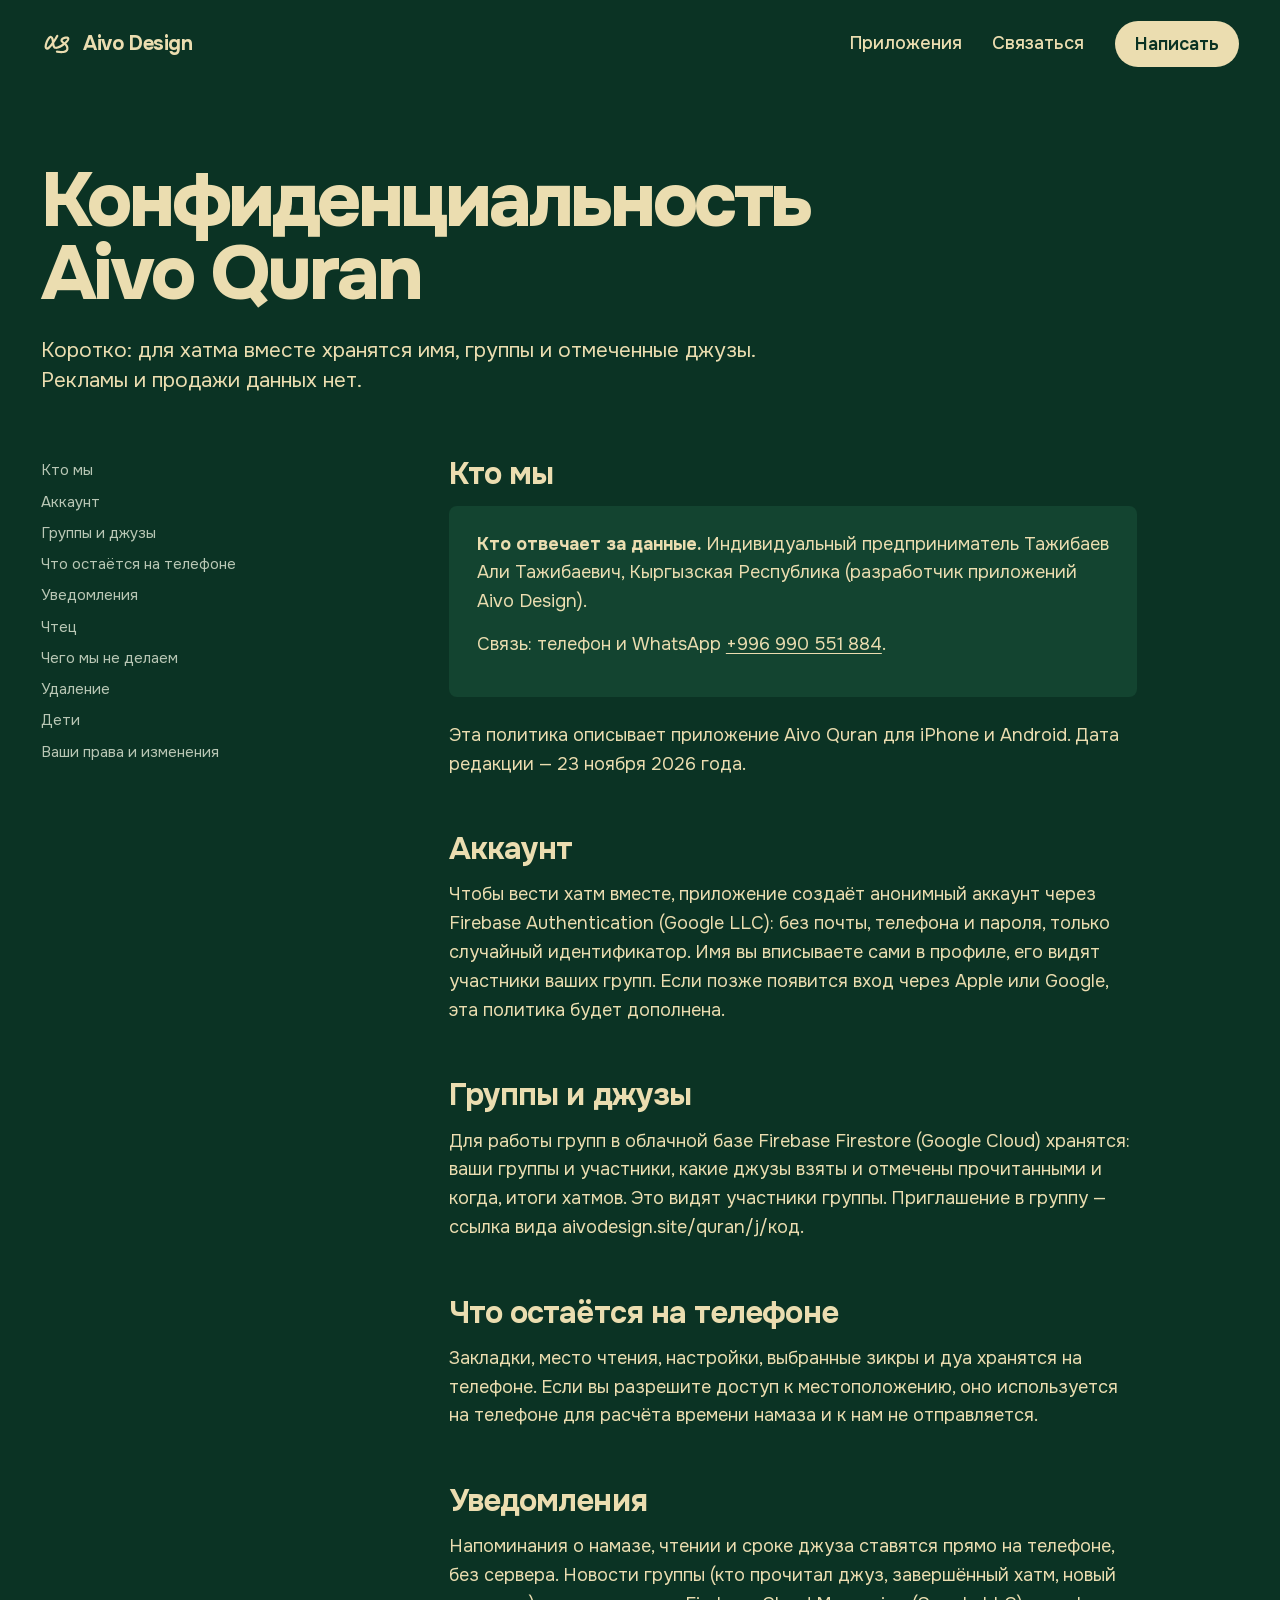
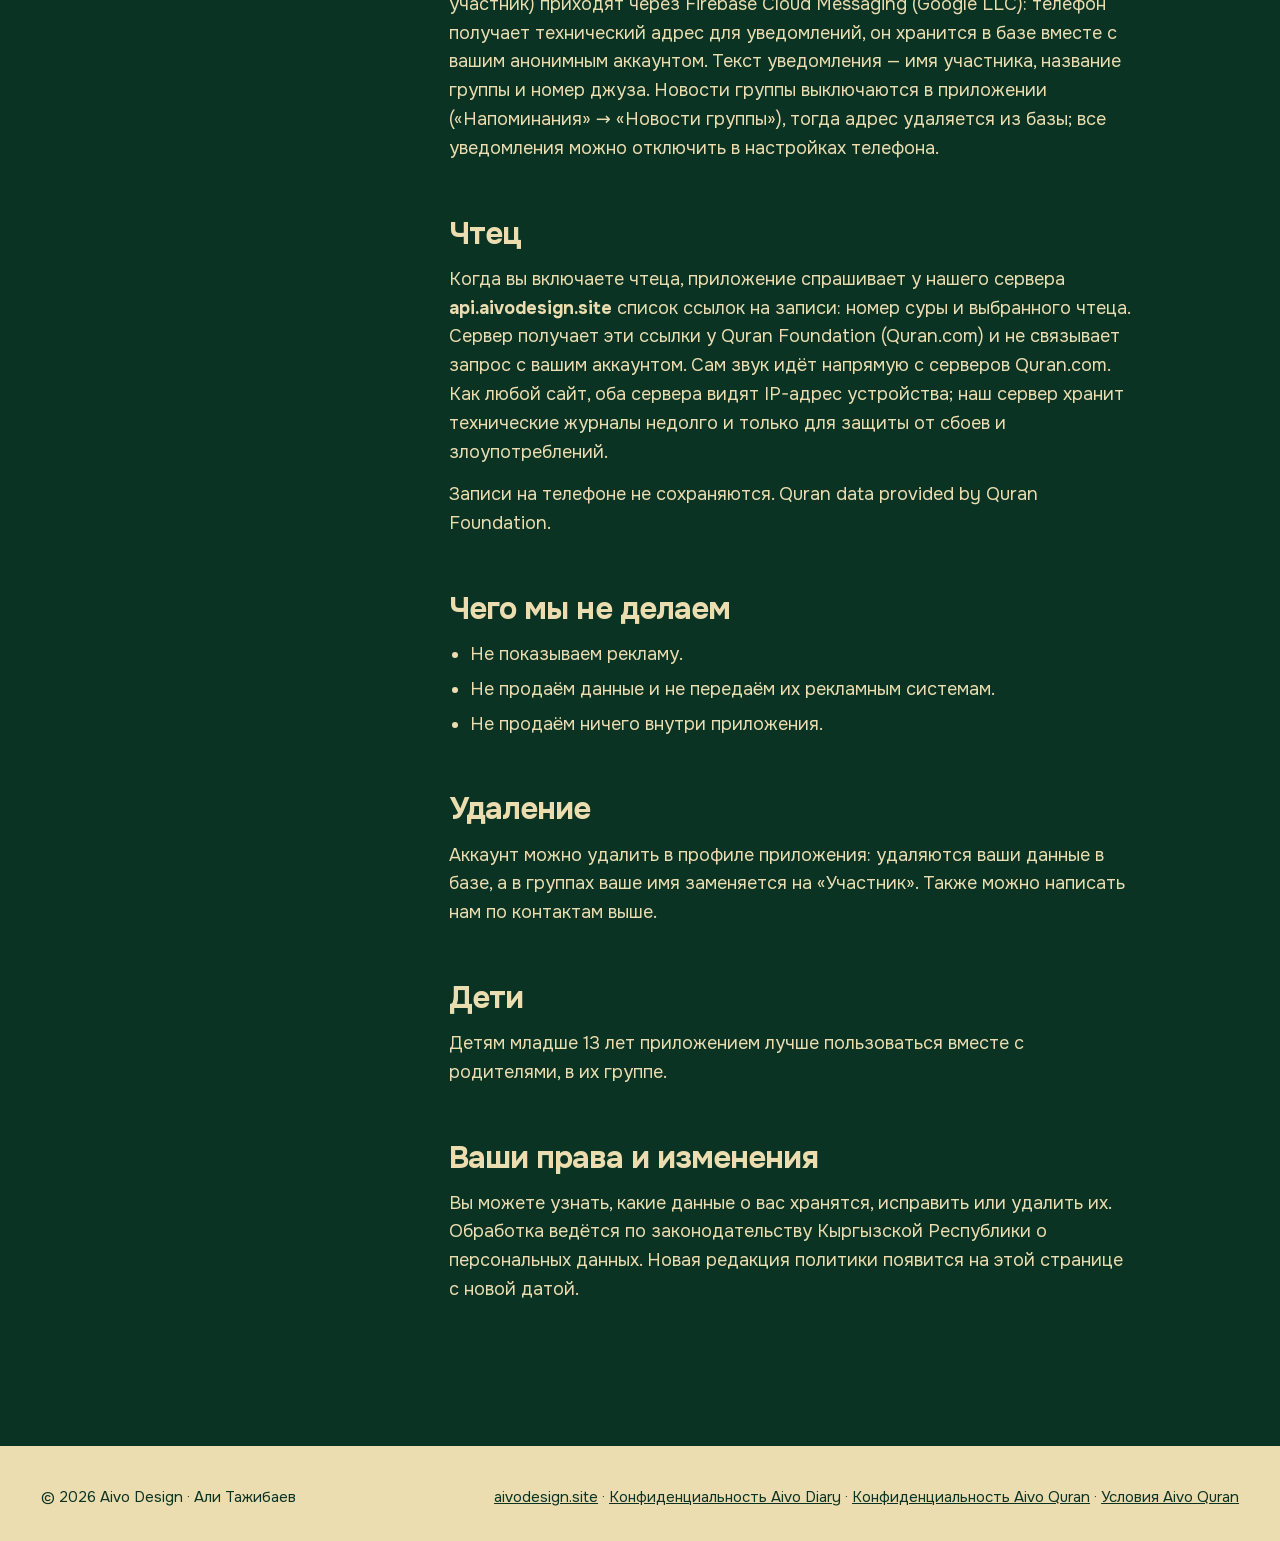
<file: quran/privacy.html>
<!doctype html>
<html lang="ru">
<head>
<meta charset="utf-8">
<meta name="viewport" content="width=device-width,initial-scale=1,viewport-fit=cover">
<title>Конфиденциальность Aivo Quran</title>
<meta name="description" content="Какие данные использует Aivo Quran, где они хранятся и как удалить аккаунт.">
<meta property="og:title" content="Конфиденциальность Aivo Quran">
<meta property="og:description" content="Какие данные использует Aivo Quran, где они хранятся и как удалить аккаунт.">
<meta property="og:image" content="https://aivodesign.site/img/og-quran.jpg">
<!--seo-->
<link rel="canonical" href="https://aivodesign.site/quran/privacy.html">
<meta property="og:url" content="https://aivodesign.site/quran/privacy.html">
<meta property="og:type" content="website"><meta property="og:locale" content="ru_RU"><meta property="og:site_name" content="Aivo Design">
<meta property="og:image:width" content="1200"><meta property="og:image:height" content="630">
<meta name="twitter:card" content="summary_large_image">
<script type="application/ld+json">{"@context":"https://schema.org","@graph":[{"@type":"BreadcrumbList","itemListElement":[{"@type":"ListItem","position":1,"name":"Aivo Design","item":"https://aivodesign.site/"},{"@type":"ListItem","position":2,"name":"Aivo Quran","item":"https://aivodesign.site/quran/"},{"@type":"ListItem","position":3,"name":"Конфиденциальность","item":"https://aivodesign.site/quran/privacy.html"}]}]}</script>
<!--/seo-->
<meta name="theme-color" content="#0B3324">
<link rel="icon" href="../favicon.svg" type="image/svg+xml">
<link rel="preload" href="../fonts/onest-cyrillic.woff2" as="font" type="font/woff2" crossorigin>
<link rel="stylesheet" href="../fonts/onest.css">
<link rel="stylesheet" href="../site.css?v=4">
<style>
:root{--bg:#0B3324;--ink:#EBDDB0;--muted:#B9C7B5;--surface:#134430}
.doc{display:grid;grid-template-columns:repeat(12,1fr);column-gap:clamp(16px,2vw,32px);padding:clamp(40px,6vw,96px) var(--m) clamp(96px,10vw,160px)}
.doc>header{grid-column:1/-1;margin-bottom:clamp(40px,5vw,72px)}
.doc h1{font-size:clamp(32px,6vw,96px);font-weight:800;letter-spacing:-.045em;line-height:.95;max-width:12em}
.doc .sub{font-size:21px;line-height:1.45;margin-top:24px;max-width:36em}
.toc{grid-column:1/4;position:sticky;top:32px;align-self:start;display:grid;gap:8px;font-size:15px}
.toc a{text-decoration:none;color:var(--muted)}.toc a:hover{color:var(--ink);text-decoration:underline}
.txt{grid-column:5/12;font-size:18px;line-height:1.6}
.txt h2{font-size:clamp(26px,2.4vw,34px);letter-spacing:-.03em;margin:56px 0 16px;scroll-margin-top:24px}
.txt h2:first-child{margin-top:0}
.txt p,.txt ul{margin:0 0 14px;max-width:62ch}
.txt ul{padding-left:1.2em}.txt li{margin-bottom:6px}
.txt a{text-decoration:underline;text-underline-offset:3px}
.txt .box{background:var(--surface);padding:24px 28px;border-radius:8px;margin:0 0 24px;max-width:62ch}
.mini{background:var(--ink);color:var(--bg);padding:40px var(--m) 32px;display:flex;flex-wrap:wrap;gap:16px 40px;justify-content:space-between;font-size:15px}
.mini a{color:inherit}
@media (max-width:899px){.toc{display:none}.txt{grid-column:1/-1}}

</style>
</head>
<body>
<svg width="0" height="0" style="position:absolute" aria-hidden="true"><symbol id="s" viewBox="0 0 8700 8700"><path d="M2339.9 5489.79c-333.52,-32.36 -450.83,-328.7 -451.41,-624.26 -0.57,-294.59 94.98,-628.82 199.79,-902.37 110.71,-288.96 262.98,-593.8 450.24,-840.36 152.12,-200.31 395.49,-446.38 674.04,-375.31 253.6,64.71 380.2,289.78 448.8,524.73 20.22,69.21 36.52,140.79 50.2,213.53 178.41,-276.93 347.43,-559.98 506.08,-841.45 58.7,-104.17 191.52,-141.24 295.69,-82.54 104.15,58.7 141.23,191.52 82.52,295.69 -243.58,432.18 -511.97,869.85 -800.72,1284.06 29.21,254.25 95.5,690.69 259.22,728.74 2.78,0.66 5.17,1.25 7.95,2.02 161.88,44.12 423.31,-45.81 571.63,-107.32 281.93,-116.9 559.63,-287.18 807.16,-464.88 15.48,-11.12 30.99,-22.36 46.49,-33.7 -63,-48.65 -125.6,-97.69 -185.87,-149.39 -135.52,-116.24 -272.88,-261.35 -272.85,-451.58 -11.01,-379.36 431.71,-628.72 744.51,-726.93 326.76,-102.6 838.43,-139.85 1006.31,237.3 151.79,323.84 -251.72,777.43 -609.06,1096.33 311.85,307.43 507.92,671.38 439.54,1142.57 -1.55,10.67 -3.5,19.66 -6.52,30 -268.69,914.98 -1598.05,751.73 -2304.44,617.67 -117.48,-22.29 -195.09,-136.28 -172.8,-253.74 22.31,-117.46 136.28,-195.07 253.74,-172.79 420.77,79.86 1612.55,279.84 1802.56,-299.33 42.04,-332.72 -125.11,-576.84 -349.3,-786.75 -15.24,11.64 -29.49,22.39 -42.63,32.24 -427.47,320.28 -1278.98,859.23 -1838.76,710.2 -301.94,-72.41 -442.03,-356.62 -515.96,-662.72 -162.76,208.89 -343.97,425.59 -540.96,601.8 -145.24,129.92 -348.41,282.24 -555.19,258.53zm3496.82 -1502.24c101.78,-89.15 199.2,-182.63 288.45,-279.48 55.85,-60.56 233.79,-268.04 252.65,-363.67 -22.01,-25.32 -84.75,-36 -110.1,-39.01 -116.08,-13.78 -253.74,12.58 -364.31,47.27 -118.61,37.25 -247.95,96.82 -344.49,175.92 -24.71,20.25 -97.61,88.19 -96.08,124.8 0.07,1.67 0.1,3.24 0.14,4.8 19.47,46.35 140.34,145.82 176.21,174.74 65.33,52.7 131.62,103.42 197.53,154.62zm-2490.85 36.95c-18.34,-175.36 -74.68,-795.87 -233.47,-854.14 -83.3,19.83 -241.72,230.74 -284.16,292.91 -149.63,219.28 -272.55,479.23 -362.05,729.42 -73.18,204.52 -150.1,477.25 -143.17,696 1.37,43.65 8.02,116.4 32.1,154.54 7.6,12.02 12.88,13.19 27.59,14.53 0.38,0.05 0.75,0.07 1.1,0.1 67.32,-10.94 222.09,-149.14 268.11,-192.92 178.35,-169.6 342.72,-372.23 492.03,-567.56 68.32,-89.39 135.66,-180.46 201.91,-272.88z"/></symbol></svg>
<header class="nav">
  <a class="wm" href="../" aria-label="Aivo Design, на главную"><svg class="sig" aria-hidden="true"><use href="#s"/></svg>Aivo Design</a>
  <a class="nl" href="../#apps">Приложения</a>
  <a class="nl" href="../#contact">Связаться</a>
  <a class="btn" href="https://wa.me/996990551884">Написать</a>
</header>
<main>
<article class="doc"><header><h1>Конфиденциальность Aivo Quran</h1><p class="sub">Коротко: для хатма вместе хранятся имя, группы и отмеченные джузы. Рекламы и продажи данных нет.</p></header>
<nav class="toc" aria-label="Разделы"><a href="#who">Кто мы</a><a href="#account">Аккаунт</a><a href="#group">Группы и джузы</a><a href="#phone">Что остаётся на телефоне</a><a href="#push">Уведомления</a><a href="#audio">Чтец</a><a href="#no">Чего мы не делаем</a><a href="#delete">Удаление</a><a href="#kids">Дети</a><a href="#rights">Ваши права и изменения</a></nav>
<div class="txt"><h2 id="who">Кто мы</h2><div class="box"><p><b>Кто отвечает за данные.</b> Индивидуальный предприниматель Тажибаев Али Тажибаевич, Кыргызская Республика (разработчик приложений Aivo Design).</p><p>Связь: телефон и WhatsApp <a href="tel:+996990551884">+996 990 551 884</a>.</p></div><p>Эта политика описывает приложение Aivo Quran для iPhone и Android. Дата редакции — 23 ноября 2026 года.</p><h2 id="account">Аккаунт</h2><p>Чтобы вести хатм вместе, приложение создаёт анонимный аккаунт через Firebase Authentication (Google LLC): без почты, телефона и пароля, только случайный идентификатор. Имя вы вписываете сами в профиле, его видят участники ваших групп. Если позже появится вход через Apple или Google, эта политика будет дополнена.</p><h2 id="group">Группы и джузы</h2><p>Для работы групп в облачной базе Firebase Firestore (Google Cloud) хранятся: ваши группы и участники, какие джузы взяты и отмечены прочитанными и когда, итоги хатмов. Это видят участники группы. Приглашение в группу — ссылка вида aivodesign.site/quran/j/код.</p><h2 id="phone">Что остаётся на телефоне</h2><p>Закладки, место чтения, настройки, выбранные зикры и дуа хранятся на телефоне. Если вы разрешите доступ к местоположению, оно используется на телефоне для расчёта времени намаза и к нам не отправляется.</p><h2 id="push">Уведомления</h2><p>Напоминания о намазе, чтении и сроке джуза ставятся прямо на телефоне, без сервера. Новости группы (кто прочитал джуз, завершённый хатм, новый участник) приходят через Firebase Cloud Messaging (Google LLC): телефон получает технический адрес для уведомлений, он хранится в базе вместе с вашим анонимным аккаунтом. Текст уведомления — имя участника, название группы и номер джуза. Новости группы выключаются в приложении («Напоминания» → «Новости группы»), тогда адрес удаляется из базы; все уведомления можно отключить в настройках телефона.</p><h2 id="audio">Чтец</h2><p>Когда вы включаете чтеца, приложение спрашивает у нашего сервера <b>api.aivodesign.site</b> список ссылок на записи: номер суры и выбранного чтеца. Сервер получает эти ссылки у Quran Foundation (Quran.com) и не связывает запрос с вашим аккаунтом. Сам звук идёт напрямую с серверов Quran.com. Как любой сайт, оба сервера видят IP-адрес устройства; наш сервер хранит технические журналы недолго и только для защиты от сбоев и злоупотреблений.</p><p>Записи на телефоне не сохраняются. Quran data provided by Quran Foundation.</p><h2 id="no">Чего мы не делаем</h2><ul><li>Не показываем рекламу.</li><li>Не продаём данные и не передаём их рекламным системам.</li><li>Не продаём ничего внутри приложения.</li></ul><h2 id="delete">Удаление</h2><p>Аккаунт можно удалить в профиле приложения: удаляются ваши данные в базе, а в группах ваше имя заменяется на «Участник». Также можно написать нам по контактам выше.</p><h2 id="kids">Дети</h2><p>Детям младше 13 лет приложением лучше пользоваться вместе с родителями, в их группе.</p><h2 id="rights">Ваши права и изменения</h2><p>Вы можете узнать, какие данные о вас хранятся, исправить или удалить их. Обработка ведётся по законодательству Кыргызской Республики о персональных данных. Новая редакция политики появится на этой странице с новой датой.</p></div></article>
</main>
<footer class="mini"><span>© 2026 Aivo Design · Али Тажибаев</span><span><a href="../">aivodesign.site</a> · <a href="../diary/privacy.html">Конфиденциальность Aivo Diary</a> · <a href="../quran/privacy.html">Конфиденциальность Aivo Quran</a> · <a href="../quran/terms.html">Условия Aivo Quran</a></span></footer>
</body>
</html>
</file>
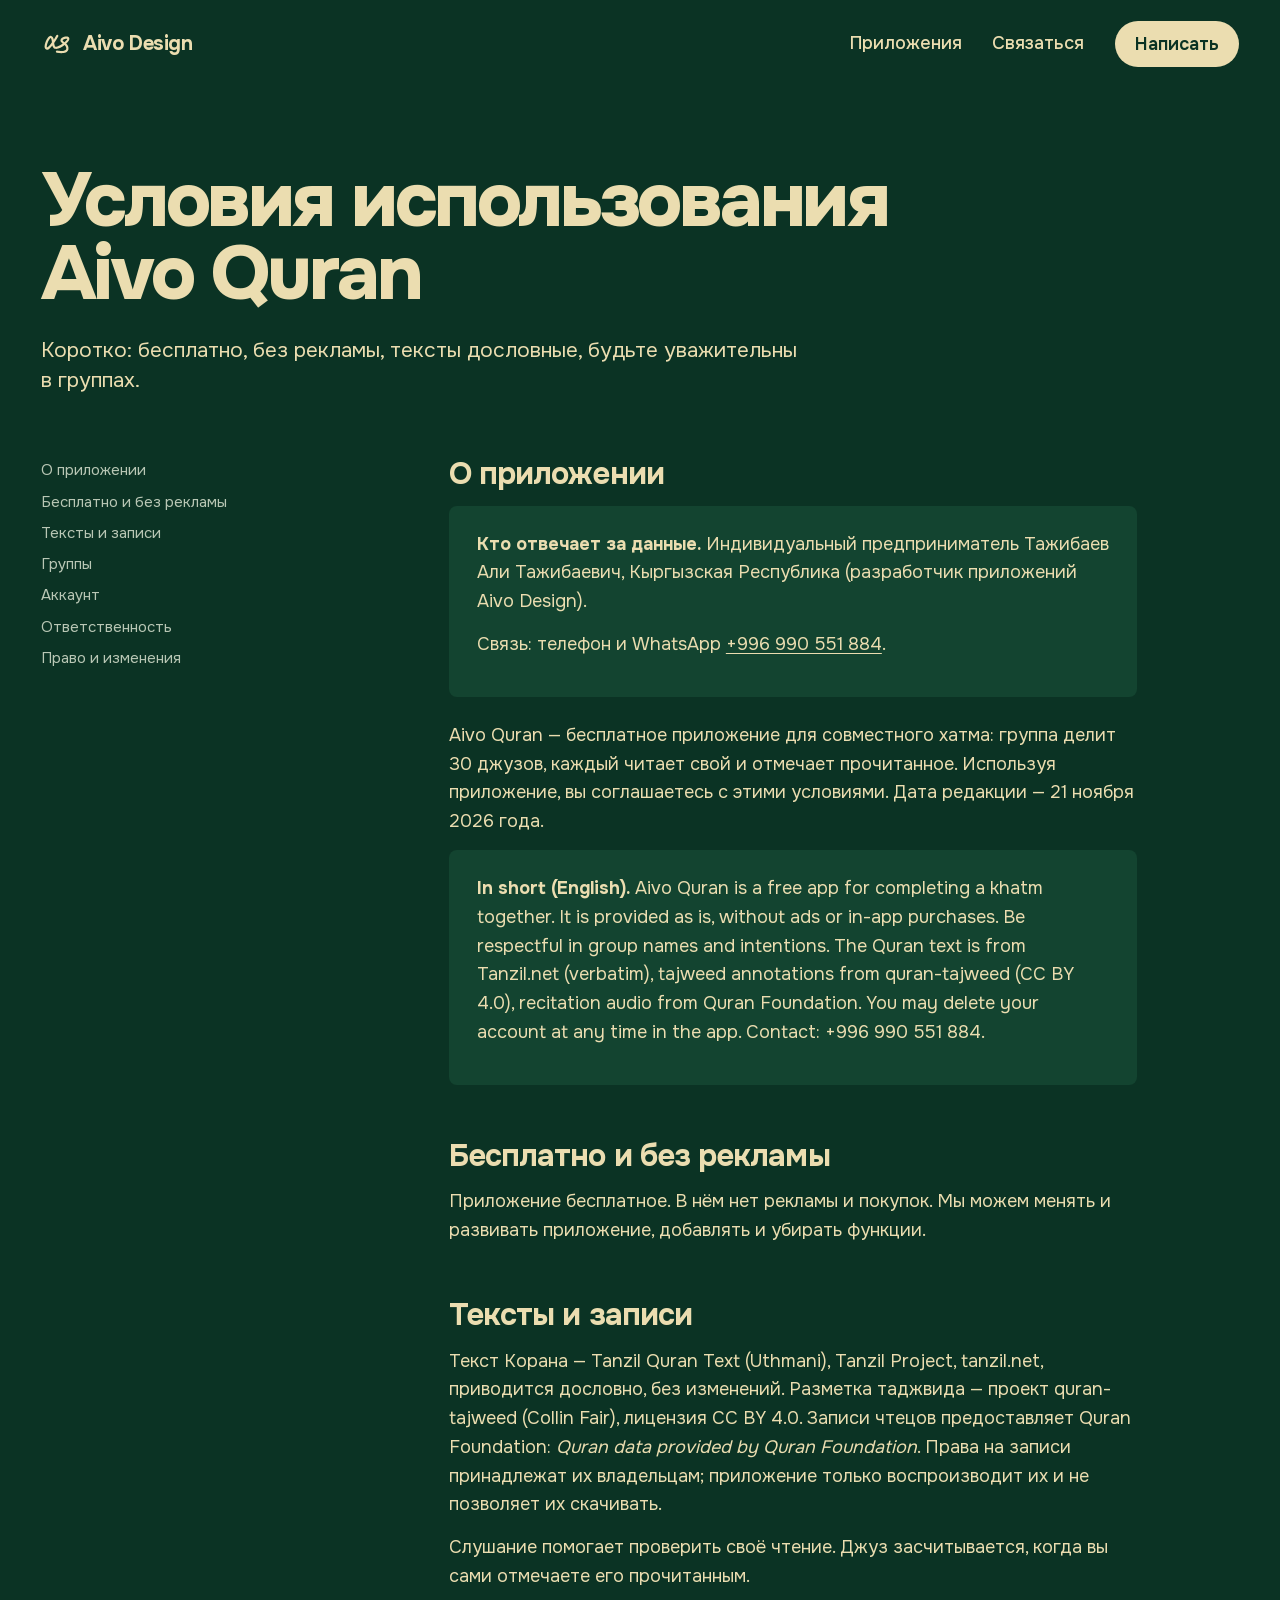
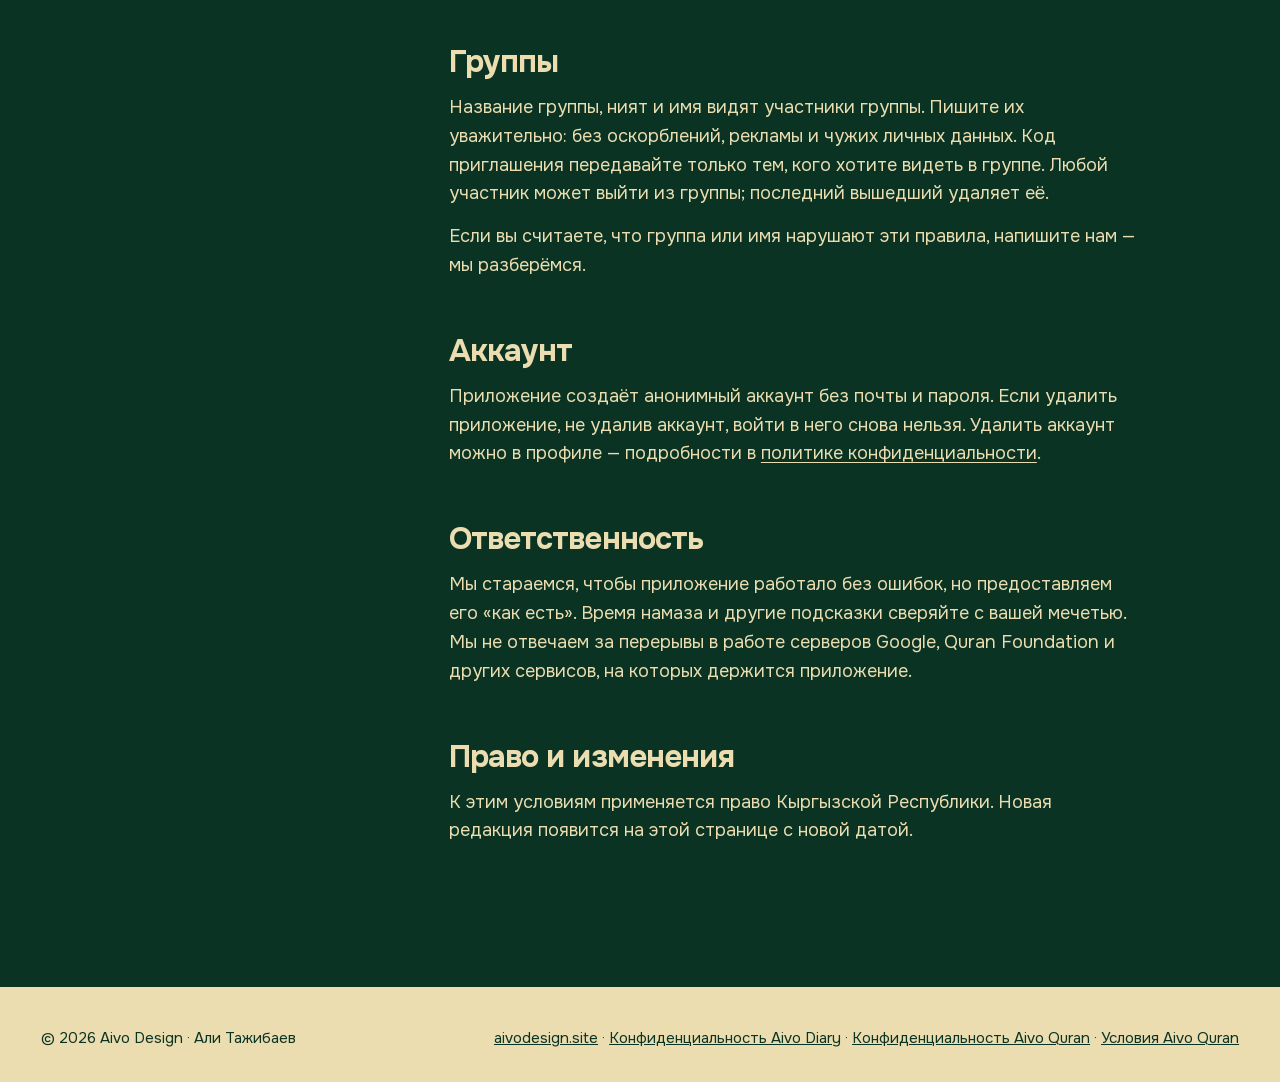
<file: quran/terms.html>
<!doctype html>
<html lang="ru">
<head>
<meta charset="utf-8">
<meta name="viewport" content="width=device-width,initial-scale=1,viewport-fit=cover">
<title>Условия использования Aivo Quran</title>
<meta name="description" content="Правила использования приложения Aivo Quran.">
<meta property="og:title" content="Условия использования Aivo Quran">
<meta property="og:description" content="Правила использования приложения Aivo Quran.">
<meta property="og:image" content="https://aivodesign.site/img/og-quran.jpg">
<!--seo-->
<link rel="canonical" href="https://aivodesign.site/quran/terms.html">
<meta property="og:url" content="https://aivodesign.site/quran/terms.html">
<meta property="og:type" content="website"><meta property="og:locale" content="ru_RU"><meta property="og:site_name" content="Aivo Design">
<meta property="og:image:width" content="1200"><meta property="og:image:height" content="630">
<meta name="twitter:card" content="summary_large_image">
<script type="application/ld+json">{"@context":"https://schema.org","@graph":[{"@type":"BreadcrumbList","itemListElement":[{"@type":"ListItem","position":1,"name":"Aivo Design","item":"https://aivodesign.site/"},{"@type":"ListItem","position":2,"name":"Aivo Quran","item":"https://aivodesign.site/quran/"},{"@type":"ListItem","position":3,"name":"Условия","item":"https://aivodesign.site/quran/terms.html"}]}]}</script>
<!--/seo-->
<meta name="theme-color" content="#0B3324">
<link rel="icon" href="../favicon.svg" type="image/svg+xml">
<link rel="preload" href="../fonts/onest-cyrillic.woff2" as="font" type="font/woff2" crossorigin>
<link rel="stylesheet" href="../fonts/onest.css">
<link rel="stylesheet" href="../site.css?v=4">
<style>
:root{--bg:#0B3324;--ink:#EBDDB0;--muted:#B9C7B5;--surface:#134430}
.doc{display:grid;grid-template-columns:repeat(12,1fr);column-gap:clamp(16px,2vw,32px);padding:clamp(40px,6vw,96px) var(--m) clamp(96px,10vw,160px)}
.doc>header{grid-column:1/-1;margin-bottom:clamp(40px,5vw,72px)}
.doc h1{font-size:clamp(32px,6vw,96px);font-weight:800;letter-spacing:-.045em;line-height:.95;max-width:12em}
.doc .sub{font-size:21px;line-height:1.45;margin-top:24px;max-width:36em}
.toc{grid-column:1/4;position:sticky;top:32px;align-self:start;display:grid;gap:8px;font-size:15px}
.toc a{text-decoration:none;color:var(--muted)}.toc a:hover{color:var(--ink);text-decoration:underline}
.txt{grid-column:5/12;font-size:18px;line-height:1.6}
.txt h2{font-size:clamp(26px,2.4vw,34px);letter-spacing:-.03em;margin:56px 0 16px;scroll-margin-top:24px}
.txt h2:first-child{margin-top:0}
.txt p,.txt ul{margin:0 0 14px;max-width:62ch}
.txt ul{padding-left:1.2em}.txt li{margin-bottom:6px}
.txt a{text-decoration:underline;text-underline-offset:3px}
.txt .box{background:var(--surface);padding:24px 28px;border-radius:8px;margin:0 0 24px;max-width:62ch}
.mini{background:var(--ink);color:var(--bg);padding:40px var(--m) 32px;display:flex;flex-wrap:wrap;gap:16px 40px;justify-content:space-between;font-size:15px}
.mini a{color:inherit}
@media (max-width:899px){.toc{display:none}.txt{grid-column:1/-1}}

</style>
</head>
<body>
<svg width="0" height="0" style="position:absolute" aria-hidden="true"><symbol id="s" viewBox="0 0 8700 8700"><path d="M2339.9 5489.79c-333.52,-32.36 -450.83,-328.7 -451.41,-624.26 -0.57,-294.59 94.98,-628.82 199.79,-902.37 110.71,-288.96 262.98,-593.8 450.24,-840.36 152.12,-200.31 395.49,-446.38 674.04,-375.31 253.6,64.71 380.2,289.78 448.8,524.73 20.22,69.21 36.52,140.79 50.2,213.53 178.41,-276.93 347.43,-559.98 506.08,-841.45 58.7,-104.17 191.52,-141.24 295.69,-82.54 104.15,58.7 141.23,191.52 82.52,295.69 -243.58,432.18 -511.97,869.85 -800.72,1284.06 29.21,254.25 95.5,690.69 259.22,728.74 2.78,0.66 5.17,1.25 7.95,2.02 161.88,44.12 423.31,-45.81 571.63,-107.32 281.93,-116.9 559.63,-287.18 807.16,-464.88 15.48,-11.12 30.99,-22.36 46.49,-33.7 -63,-48.65 -125.6,-97.69 -185.87,-149.39 -135.52,-116.24 -272.88,-261.35 -272.85,-451.58 -11.01,-379.36 431.71,-628.72 744.51,-726.93 326.76,-102.6 838.43,-139.85 1006.31,237.3 151.79,323.84 -251.72,777.43 -609.06,1096.33 311.85,307.43 507.92,671.38 439.54,1142.57 -1.55,10.67 -3.5,19.66 -6.52,30 -268.69,914.98 -1598.05,751.73 -2304.44,617.67 -117.48,-22.29 -195.09,-136.28 -172.8,-253.74 22.31,-117.46 136.28,-195.07 253.74,-172.79 420.77,79.86 1612.55,279.84 1802.56,-299.33 42.04,-332.72 -125.11,-576.84 -349.3,-786.75 -15.24,11.64 -29.49,22.39 -42.63,32.24 -427.47,320.28 -1278.98,859.23 -1838.76,710.2 -301.94,-72.41 -442.03,-356.62 -515.96,-662.72 -162.76,208.89 -343.97,425.59 -540.96,601.8 -145.24,129.92 -348.41,282.24 -555.19,258.53zm3496.82 -1502.24c101.78,-89.15 199.2,-182.63 288.45,-279.48 55.85,-60.56 233.79,-268.04 252.65,-363.67 -22.01,-25.32 -84.75,-36 -110.1,-39.01 -116.08,-13.78 -253.74,12.58 -364.31,47.27 -118.61,37.25 -247.95,96.82 -344.49,175.92 -24.71,20.25 -97.61,88.19 -96.08,124.8 0.07,1.67 0.1,3.24 0.14,4.8 19.47,46.35 140.34,145.82 176.21,174.74 65.33,52.7 131.62,103.42 197.53,154.62zm-2490.85 36.95c-18.34,-175.36 -74.68,-795.87 -233.47,-854.14 -83.3,19.83 -241.72,230.74 -284.16,292.91 -149.63,219.28 -272.55,479.23 -362.05,729.42 -73.18,204.52 -150.1,477.25 -143.17,696 1.37,43.65 8.02,116.4 32.1,154.54 7.6,12.02 12.88,13.19 27.59,14.53 0.38,0.05 0.75,0.07 1.1,0.1 67.32,-10.94 222.09,-149.14 268.11,-192.92 178.35,-169.6 342.72,-372.23 492.03,-567.56 68.32,-89.39 135.66,-180.46 201.91,-272.88z"/></symbol></svg>
<header class="nav">
  <a class="wm" href="../" aria-label="Aivo Design, на главную"><svg class="sig" aria-hidden="true"><use href="#s"/></svg>Aivo Design</a>
  <a class="nl" href="../#apps">Приложения</a>
  <a class="nl" href="../#contact">Связаться</a>
  <a class="btn" href="https://wa.me/996990551884">Написать</a>
</header>
<main>
<article class="doc"><header><h1>Условия использования Aivo Quran</h1><p class="sub">Коротко: бесплатно, без рекламы, тексты дословные, будьте уважительны в группах.</p></header>
<nav class="toc" aria-label="Разделы"><a href="#who">О приложении</a><a href="#free">Бесплатно и без рекламы</a><a href="#content">Тексты и записи</a><a href="#groups">Группы</a><a href="#account">Аккаунт</a><a href="#liability">Ответственность</a><a href="#law">Право и изменения</a></nav>
<div class="txt"><h2 id="who">О приложении</h2><div class="box"><p><b>Кто отвечает за данные.</b> Индивидуальный предприниматель Тажибаев Али Тажибаевич, Кыргызская Республика (разработчик приложений Aivo Design).</p><p>Связь: телефон и WhatsApp <a href="tel:+996990551884">+996 990 551 884</a>.</p></div><p>Aivo Quran — бесплатное приложение для совместного хатма: группа делит 30 джузов, каждый читает свой и отмечает прочитанное. Используя приложение, вы соглашаетесь с этими условиями. Дата редакции — 21 ноября 2026 года.</p><div class="box" lang="en"><p><b>In short (English).</b> Aivo Quran is a free app for completing a khatm together. It is provided as is, without ads or in-app purchases. Be respectful in group names and intentions. The Quran text is from Tanzil.net (verbatim), tajweed annotations from quran-tajweed (CC BY 4.0), recitation audio from Quran Foundation. You may delete your account at any time in the app. Contact: +996 990 551 884.</p></div><h2 id="free">Бесплатно и без рекламы</h2><p>Приложение бесплатное. В нём нет рекламы и покупок. Мы можем менять и развивать приложение, добавлять и убирать функции.</p><h2 id="content">Тексты и записи</h2><p>Текст Корана — Tanzil Quran Text (Uthmani), Tanzil Project, tanzil.net, приводится дословно, без изменений. Разметка таджвида — проект quran-tajweed (Collin Fair), лицензия CC BY 4.0. Записи чтецов предоставляет Quran Foundation: <i>Quran data provided by Quran Foundation</i>. Права на записи принадлежат их владельцам; приложение только воспроизводит их и не позволяет их скачивать.</p><p>Слушание помогает проверить своё чтение. Джуз засчитывается, когда вы сами отмечаете его прочитанным.</p><h2 id="groups">Группы</h2><p>Название группы, ният и имя видят участники группы. Пишите их уважительно: без оскорблений, рекламы и чужих личных данных. Код приглашения передавайте только тем, кого хотите видеть в группе. Любой участник может выйти из группы; последний вышедший удаляет её.</p><p>Если вы считаете, что группа или имя нарушают эти правила, напишите нам — мы разберёмся.</p><h2 id="account">Аккаунт</h2><p>Приложение создаёт анонимный аккаунт без почты и пароля. Если удалить приложение, не удалив аккаунт, войти в него снова нельзя. Удалить аккаунт можно в профиле — подробности в <a href="privacy.html">политике конфиденциальности</a>.</p><h2 id="liability">Ответственность</h2><p>Мы стараемся, чтобы приложение работало без ошибок, но предоставляем его «как есть». Время намаза и другие подсказки сверяйте с вашей мечетью. Мы не отвечаем за перерывы в работе серверов Google, Quran Foundation и других сервисов, на которых держится приложение.</p><h2 id="law">Право и изменения</h2><p>К этим условиям применяется право Кыргызской Республики. Новая редакция появится на этой странице с новой датой.</p></div></article>
</main>
<footer class="mini"><span>© 2026 Aivo Design · Али Тажибаев</span><span><a href="../">aivodesign.site</a> · <a href="../diary/privacy.html">Конфиденциальность Aivo Diary</a> · <a href="../quran/privacy.html">Конфиденциальность Aivo Quran</a> · <a href="../quran/terms.html">Условия Aivo Quran</a></span></footer>
</body>
</html>
</file>
<file: fonts/onest.css>
/* Onest — SIL Open Font License 1.1, хранится на сайте (без запросов к Google) */
@font-face {
  font-family: 'Onest';
  font-style: normal;
  font-weight: 400 800;
  font-display: swap;
  src: url(onest-cyrillic-ext.woff2) format('woff2');
  unicode-range: U+0460-052F, U+1C80-1C8A, U+20B4, U+2DE0-2DFF, U+A640-A69F, U+FE2E-FE2F;
}
@font-face {
  font-family: 'Onest';
  font-style: normal;
  font-weight: 400 800;
  font-display: swap;
  src: url(onest-cyrillic.woff2) format('woff2');
  unicode-range: U+0301, U+0400-045F, U+0490-0491, U+04B0-04B1, U+2116;
}
@font-face {
  font-family: 'Onest';
  font-style: normal;
  font-weight: 400 800;
  font-display: swap;
  src: url(onest-latin-ext.woff2) format('woff2');
  unicode-range: U+0100-02BA, U+02BD-02C5, U+02C7-02CC, U+02CE-02D7, U+02DD-02FF, U+0304, U+0308, U+0329, U+1D00-1DBF, U+1E00-1E9F, U+1EF2-1EFF, U+2020, U+20A0-20AB, U+20AD-20C4, U+2113, U+2C60-2C7F, U+A720-A7FF;
}
@font-face {
  font-family: 'Onest';
  font-style: normal;
  font-weight: 400 800;
  font-display: swap;
  src: url(onest-latin.woff2) format('woff2');
  unicode-range: U+0000-00FF, U+0131, U+0152-0153, U+02BB-02BC, U+02C6, U+02DA, U+02DC, U+0304, U+0308, U+0329, U+2000-206F, U+20AC, U+2122, U+2191, U+2193, U+2212, U+2215, U+FEFF, U+FFFD;
}
</file>
<file: site.css>
/* Aivo Design — общий стиль сайта. Светлая «роспись»: тёплый фон, графитовые чернила, цвет только у приложений. */
:root{
  --bg:#F2F2F0; --surface:#E6E6E3; --ink:#1C1917; --muted:#57534E; --paper:#FFFFFF;
  --scan:#00D4AA; --diary:#4A90E2; --quran:#0B3324; --gold:#D9B45F; --pro:#1F1F23; --cut:#E2703A;
  --font:'Onest',system-ui,-apple-system,'Segoe UI',sans-serif;
  --m:clamp(16px,3.2vw,48px);
  --s-sm:16px; --s-body:18px; --s-h3:clamp(32px,3.4vw,48px); --s-h2:clamp(44px,5.6vw,84px); --s-h1:clamp(46px,6.6vw,108px);
  --ease:cubic-bezier(.2,.7,.2,1);
  color-scheme:light;
}
*,*::before,*::after{box-sizing:border-box}
html{-webkit-text-size-adjust:100%;scroll-behavior:smooth}
body{margin:0;background:var(--bg);color:var(--ink);font-family:var(--font);font-size:var(--s-body);line-height:1.55;-webkit-font-smoothing:antialiased;overflow-x:clip}
img{display:block;max-width:100%;height:auto}
a{color:inherit}
h1,h2,h3{margin:0;font-weight:700;letter-spacing:-.035em;line-height:.98;text-wrap:balance}
p{margin:0}
:focus-visible{outline:3px solid var(--ink);outline-offset:3px;border-radius:4px}
::selection{background:var(--ink);color:var(--bg)}
.skip{position:absolute;left:-9999px}.skip:focus{left:var(--m);top:8px;z-index:50;background:var(--ink);color:var(--bg);padding:10px 16px;border-radius:999px}
.sig{display:block;fill:currentColor}

/* Кнопки: одна форма на весь сайт — полная капсула */
.btn{display:inline-flex;align-items:center;justify-content:center;gap:.5em;min-height:52px;padding:0 26px;border-radius:999px;background:var(--ink);color:var(--bg);font:600 var(--s-body)/1 var(--font);text-decoration:none;border:0;cursor:pointer;transition:transform .2s var(--ease),background-color .2s}
.btn:hover{transform:translateY(-2px)}
.btn:active{transform:translateY(0) scale(.98)}
.btn.light{background:var(--bg);color:var(--ink)}
.link{font-weight:600;text-decoration:underline;text-decoration-thickness:2px;text-underline-offset:5px;transition:text-underline-offset .2s}
.link:hover{text-underline-offset:8px}

/* Шапка */
.nav{display:flex;align-items:center;gap:clamp(16px,2.4vw,36px);padding:18px var(--m);position:relative;z-index:5}
.wm{display:flex;align-items:center;gap:10px;margin-right:auto;font-weight:700;font-size:20px;letter-spacing:-.02em;text-decoration:none}
.wm .sig{width:44px;height:44px;margin:-6px}
.nav a.nl{text-decoration:none;font-weight:500;padding:12px 0;position:relative}
.nav a.nl::after{content:"";position:absolute;left:0;right:0;bottom:6px;height:2px;background:currentColor;transform:scaleX(0);transform-origin:left;transition:transform .25s var(--ease)}
.nav a.nl:hover::after{transform:scaleX(1)}
.nav .btn{min-height:46px;padding:0 20px}
@media (max-width:760px){.nav a.nl{display:none}.nav .btn{padding:0 16px;font-size:15px}}

/* Появление частей разделов (контент виден и без скрипта) */
.js .rise{opacity:0;transform:translateY(24px);transition:opacity .7s var(--ease),transform .7s var(--ease);transition-delay:calc(var(--i,0)*80ms)}
.js .rise.in{opacity:1;transform:none}
@media (prefers-reduced-motion:reduce){
  html{scroll-behavior:auto}
  .js .rise{opacity:1;transform:none;transition:none}
  *,*::before,*::after{animation-duration:.01ms!important;animation-iteration-count:1!important;transition-duration:.01ms!important}
}

/* Переходы между страницами сайта: старая гаснет, новая поднимается (браузер сам, без библиотек) */
@view-transition{navigation:auto}
::view-transition-old(root){animation:vt-leave .2s cubic-bezier(.55,.055,.675,.19) both}
::view-transition-new(root){animation:vt-arrive .42s cubic-bezier(.22,1,.36,1) 60ms both}
@keyframes vt-leave{to{opacity:0}}
@keyframes vt-arrive{from{opacity:0;transform:translateY(16px)}}
@media (prefers-reduced-motion:reduce){@view-transition{navigation:none}}
</file>
<file: js/stage.css>
/* tasteskill / scenes / stage.css — the held stage under every scroll scene (references/scenes.md).
   Without .is-live (no script, a failed CDN, reduced motion, a phone set to 'rest') a scene is an ordinary
   section showing its finished composition. With it, the section is (hold + 1) screens tall and the
   stage sticks to the viewport for the hold. */

.scene { position: relative; }
.scene > .scene-stage { position: relative; }

html.js .scene.is-live { height: calc((var(--hold, 2) + 1) * 100svh); }
html.js .scene.is-live > .scene-stage {
  position: sticky;
  top: 0;
  height: 100svh;
  overflow: clip;       /* clip, not hidden: hidden would make the stage a scroll container */
  contain: layout paint;
}

/* Everything a scene moves is composited; nothing it moves is laid out again. */
.scene.is-live [data-move] { will-change: transform, opacity; }

/* Lenis */
html.is-smooth { scroll-behavior: auto; }
html.is-smooth body { overscroll-behavior: none; }

@media (prefers-reduced-motion: reduce) {
  html.js .scene.is-live { height: auto; }
  html.js .scene.is-live > .scene-stage { position: relative; height: auto; }
}
</file>
<file: motion.css>
/* Aivo Design — движение. Всё скрытое прячется только при .js и только если человек не просил «меньше движения»;
   без скрипта и при «меньше движения» страница сразу в готовом виде. */
:root{
  --ease-out:cubic-bezier(.22,1,.36,1);
  --ease-expo:cubic-bezier(.16,1,.3,1);
  --ease-in-out:cubic-bezier(.76,0,.24,1);
  --ease-soft:cubic-bezier(.33,1,.68,1);
}
.sr-only{position:absolute;width:1px;height:1px;overflow:hidden;clip:rect(0 0 0 0);white-space:nowrap}

/* Строка, которая выезжает из-под своей линии */
.ln{display:block;overflow:clip;padding-bottom:.1em;margin-bottom:-.1em}
.ln>span{display:block}

/* ── Первый экран: заголовок, слова, список, поле приложения — всё на месте за 1,2 с */
.hv{position:absolute;inset:0;display:grid;place-items:center;background:var(--c);visibility:hidden;z-index:0}
.hv.sel{visibility:visible;z-index:2}
.hv.prev{visibility:visible;z-index:1}
.hph{--h:min(76svh,680px)}
@media (prefers-reduced-motion:no-preference){
  .js .hero h1 .ln>span{transform:translateY(105%);animation:m-up .9s var(--ease-expo) forwards;animation-delay:calc(120ms + var(--i,0)*100ms)}
  .js .hero [data-load]{opacity:0;transform:translateY(14px);animation:m-rise .6s var(--ease-out) forwards;animation-delay:var(--d)}
  .js .hlist li{opacity:0;transform:translateY(18px);animation:m-rise .6s var(--ease-out) forwards;animation-delay:calc(560ms + var(--i,0)*60ms)}
  .js .hfield{clip-path:inset(100% 0 0 0);animation:m-open 1.05s var(--ease-in-out) 120ms forwards}
  .js .hfield .hv.sel .hph{transform:translateY(14%) scale(1.04);animation:m-settle 1.2s var(--ease-expo) 380ms forwards}
  /* смена приложения: новый цвет поднимается снизу шторкой, телефон въезжает следом, старый уходит вверх */
  .js .hv.sel.wipe{animation:m-open .8s var(--ease-in-out) both}
  .js .hv.sel.wipe .hph{animation:m-phone 1s var(--ease-expo) both}
  .js .hv.prev .hph{animation:m-leave .8s var(--ease-in-out) both}
}
@keyframes m-up{to{transform:none}}
@keyframes m-rise{to{opacity:1;transform:none}}
@keyframes m-open{from{clip-path:inset(100% 0 0 0)}to{clip-path:inset(0)}}
@keyframes m-settle{to{transform:none}}
@keyframes m-phone{from{transform:translateY(26%)}to{transform:none}}
@keyframes m-leave{to{transform:translateY(-10%) scale(.94);opacity:.5}}
.hlist .sq{transition:transform .35s var(--ease-out)}
@media (hover:hover) and (pointer:fine){.hlist button:hover .sq{transform:translateY(-3px) rotate(-4deg)}}
.hlist button:active .sq{transform:scale(.92)}

/* ── Сцена «Роспись»: готовый вид (без движения) — заголовок и пять плиток */
.sigscene{background:var(--bg)}
.sigscene .scene-stage{padding:clamp(96px,11vw,176px) var(--m) clamp(72px,8vw,120px);display:grid;gap:clamp(40px,5vw,72px)}
.sig-h{font-size:var(--s-h2);font-weight:800;letter-spacing:-.045em;line-height:.95}
.sig-big{display:none}
.sig-row{list-style:none;margin:0;padding:0;display:grid;grid-template-columns:repeat(5,1fr);gap:clamp(10px,1.6vw,24px)}
.sig-row a{display:grid;gap:14px;text-decoration:none;color:var(--ink)}
.sig-row .tl{aspect-ratio:1;border-radius:22.5%;background:var(--c);color:var(--f,#fff);display:grid;place-items:center;transition:transform .4s var(--ease-out)}
.sig-row .tl .sig{width:100%;height:100%}
.sig-row b{font-size:clamp(18px,1.9vw,28px);font-weight:800;letter-spacing:-.035em;line-height:1.1}
.sig-row span.d{display:block;font-size:var(--s-sm);font-weight:400;color:var(--muted);letter-spacing:0;margin-top:4px}
@media (hover:hover) and (pointer:fine){.sig-row a:hover .tl{transform:translateY(-6px)}}
@media (max-width:767px){.sig-row{grid-template-columns:repeat(3,1fr);row-gap:28px}.sig-row span.d{display:none}}
/* живая сцена: роспись пишется на весь экран, потом рассыпается на пять приложений */
.sigscene.is-live .scene-stage{display:block;padding:0}
.sigscene.is-live .sig-h{position:absolute;left:var(--m);right:var(--m);top:clamp(32px,7svh,88px);z-index:3}
.sigscene.is-live .tl{transition:none}
.sigscene.is-live .sig-big{display:block;position:absolute;left:50%;top:56%;width:min(92svh,84vw);aspect-ratio:1;translate:-50% -50%;color:var(--ink);z-index:1}
.sigscene.is-live .sig-big .sig{width:100%;height:100%}
.sigscene.is-live .sig-row{position:absolute;left:var(--m);right:var(--m);bottom:clamp(40px,9svh,112px);z-index:2}
@media (max-width:767px){.sigscene.is-live .sig-row{bottom:clamp(32px,8svh,72px)}}

/* ── Приложения: телефон в рамке меняется — новый выезжает снизу, старый уходит вверх */
@media (min-width:900px) and (prefers-reduced-motion:no-preference){
  .js .frame .fig{opacity:0;transform:translateY(90px) scale(.96);transition:opacity .45s var(--ease-out),transform 1s var(--ease-expo)}
  .js .frame .fig:not(.on){transform:translateY(-60px) scale(.96);transition:opacity .3s ease,transform .5s var(--ease-in-out),visibility 0s .5s}
  .js .frame .fig.on{opacity:1;transform:none}
}

/* Заголовки разделов выезжают из-под строки; абзацы и детали — следом, каждый по-своему */
@media (prefers-reduced-motion:no-preference){
  .js .mk .ln>span{transform:translateY(108%);transition:transform 1s var(--ease-expo) calc(var(--i,0)*90ms)}
  .js .mk.in .ln>span{transform:none}
  .js .step .facts dt,.js .step .facts dd{opacity:0;transform:translateY(10px);transition:opacity .5s var(--ease-out),transform .6s var(--ease-out)}
  .js .step.in .facts dt,.js .step.in .facts dd{opacity:1;transform:none}
  .js .step.in .facts :nth-child(n+3){transition-delay:.08s}.js .step.in .facts :nth-child(n+5){transition-delay:.16s}
  .js .osteps li p{opacity:0;transform:translateY(16px);transition:opacity .6s var(--ease-out) .15s,transform .8s var(--ease-out) .15s}
  .js .osteps li.in p{opacity:1;transform:none}
  .js .clinks li{opacity:0;transform:translateY(18px);transition:opacity .5s var(--ease-out),transform .7s var(--ease-expo)}
  .js .clinks li.in{opacity:1;transform:none}
  .js .clinks li:nth-child(2){transition-delay:.07s}.js .clinks li:nth-child(3){transition-delay:.14s}
}

/* «Обо мне»: первая фраза наливается чернилами по мере прокрутки (с 45%) */
.fill-w{display:inline}

/* Номер телефона: цифры прокручиваются до своих значений */
.roll__d{display:inline-flex;font-variant-numeric:tabular-nums}
.roll__col{display:inline-block;height:1em;line-height:1;overflow:clip;vertical-align:top}
.roll__strip{display:flex;flex-direction:column;transform:translateY(calc(var(--d)*-1em))}
.roll__strip>span{height:1em;line-height:1}
@media (prefers-reduced-motion:no-preference){
  .js .roll:not(.in) .roll__strip{transform:none}
  .js .roll.in .roll__strip{transition:transform 1.2s var(--ease-expo) calc(var(--i)*45ms)}
}

/* ── «Aivo Scan в деле»: окно в середине раскрывается на весь экран */
.show.is-live .scene-stage>img{will-change:clip-path,transform}

/* ── Подвал выезжает из-под страницы, имя растёт */
html.curtain main{position:relative;z-index:1;background:var(--bg)}
html.curtain .foot{position:sticky;bottom:0;z-index:0}
.foot .name{transform-origin:0 100%}

/* Кнопки отвечают на нажатие */
.btn{transition:transform .14s var(--ease-out),background-color .18s ease,color .18s ease}
.btn:active{transform:scale(.97)}
</file>
